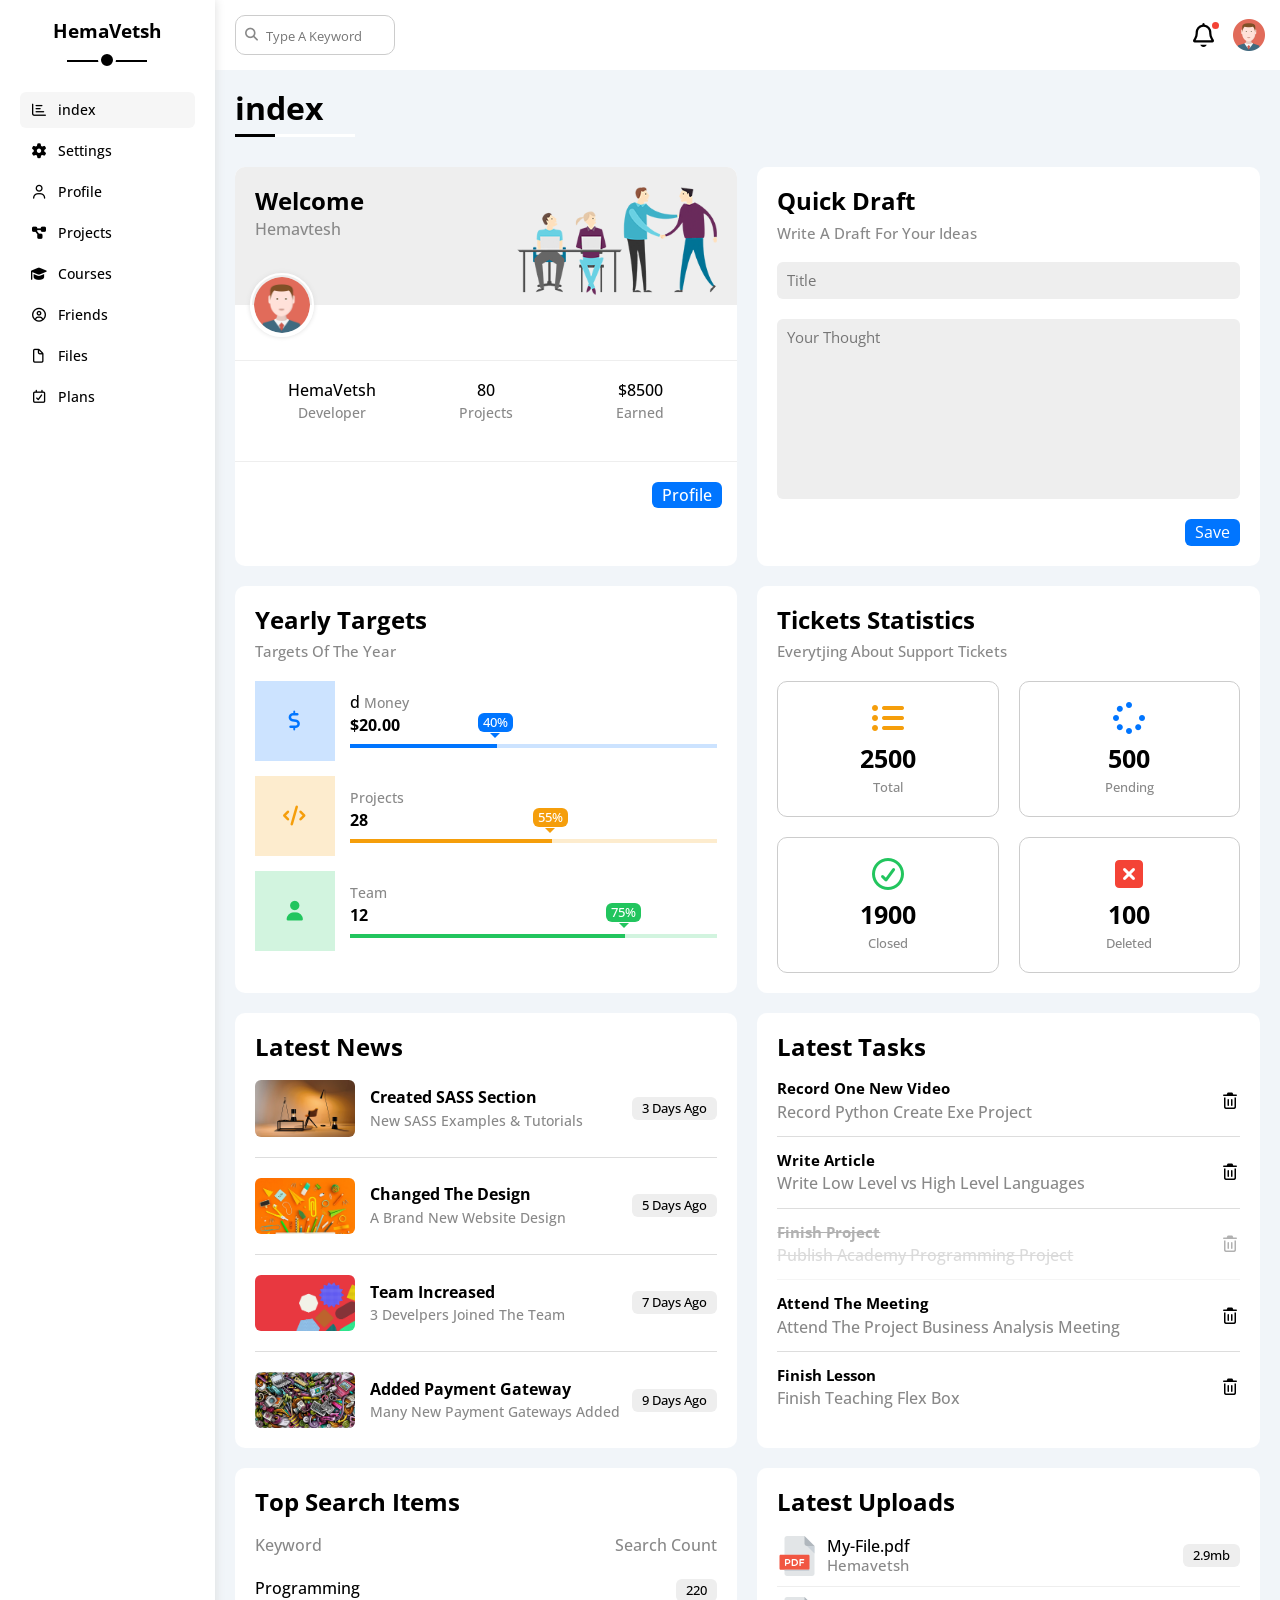
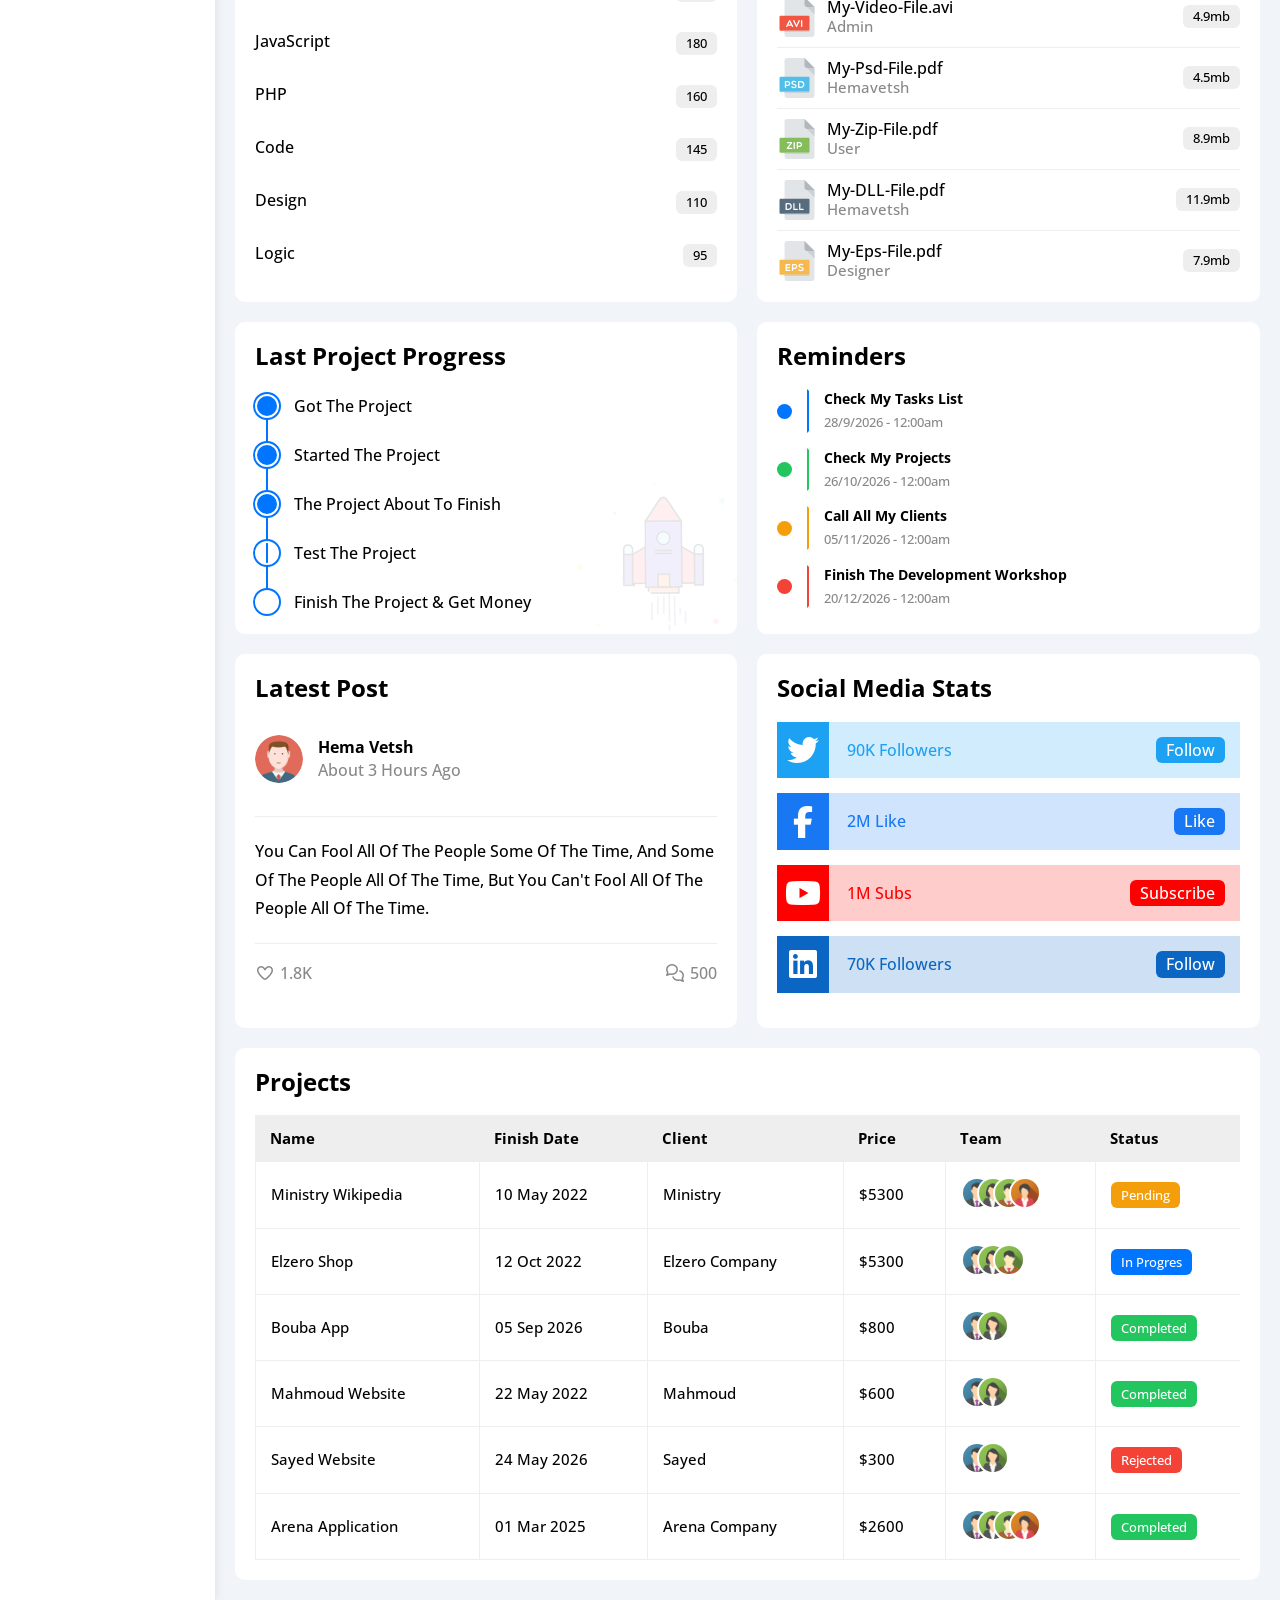
<file: index.html>
<!DOCTYPE html>
<html lang="en">
  <head>
    <meta charset="UTF-8">
    <meta name="viewport" content="width=device-width, initial-scale=1.0">
    <title>Dashboard</title>
    <!-- Render All Elements Normally -->
    <link rel="stylesheet" href="css/normalize.css">
    <!-- Font Awesome Library -->
    <link rel="stylesheet" href="css/all.min.css">
    <!-- Framework -->
    <link rel="stylesheet" href="css/framework.css">
    <!-- Main File -->
    <link rel="stylesheet" href="css/master.css">
    <!-- Open-Sans Font -->
    <link rel="preconnect" href="https://fonts.googleapis.com">
    <link rel="preconnect" href="https://fonts.gstatic.com" crossorigin>
    <link href="https://fonts.googleapis.com/css2?family=Bai+Jamjuree:ital,wght@0,200;0,300;0,400;0,500;0,600;0,700;1,200;1,300;1,400;1,500;1,600;1,700&family=Big+Shoulders:opsz,wght@10..72,100..900&family=Cairo:wght@200..1000&family=DM+Mono:ital,wght@0,300;0,400;0,500;1,300;1,400;1,500&family=DM+Sans:ital,opsz,wght@0,9..40,100..1000;1,9..40,100..1000&family=Fraunces:ital,opsz,wght@0,9..144,100..900;1,9..144,100..900&family=Hanken+Grotesk:ital,wght@0,100..900;1,100..900&family=Inter:ital,opsz,wght@0,14..32,100..900;1,14..32,100..900&family=Lexend+Deca:wght@100..900&family=Open+Sans:ital,wght@0,300..800;1,300..800&family=Outfit:wght@100..900&family=Public+Sans:ital,wght@0,100..900;1,100..900&family=Rubik:ital,wght@0,300..900;1,300..900&family=Work+Sans:ital,wght@0,100..900;1,100..900&family=Young+Serif&display=swap" rel="stylesheet">
  </head>
  <body>
    <div class="page d-flex">
      <div class="nav-bar bg-white p-20 p-relative">
        <h3 class="mt-0 p-relative txt-c">Hema<span>Vetsh</span></h3>
        <ul>
          <li>
            <a class="active d-flex align-c c-black fs-14 rad-6 p-10" href="index.html">
              <i class="fa-regular fa-chart-bar fa-fw"></i>
              <span>index</span>
            </a>
          </li>
          <li>
            <a class="d-flex align-c c-black fs-14 rad-6 p-10" href="settings.html">
              <i class="fa-solid fa-gear fa-fw "></i>
              <span>Settings</span>
            </a>
          </li>
          <li>
            <a class="d-flex align-c c-black fs-14 rad-6 p-10" href="profile.html">
              <i class="fa-regular fa-user fa-fw"></i>
              <span>Profile</span>
            </a>
          </li>
          <li>
            <a class="d-flex align-c c-black fs-14 rad-6 p-10" href="projects.html">
              <i class="fa-solid fa-diagram-project fa-fw"></i>
              <span>Projects</span>
            </a>
          </li>
          <li>
            <a class="d-flex align-c c-black fs-14 rad-6 p-10" href="courses.html">
              <i class="fa-solid fa-graduation-cap fa-fw"></i>
              <span>Courses</span>
            </a>
          </li>
          <li>
            <a class="d-flex align-c c-black fs-14 rad-6 p-10" href="friends.html">
              <i class="fa-regular fa-circle-user fa-fw"></i>
              <span>Friends</span>
            </a>
          </li>
          <li>
            <a class="d-flex align-c c-black fs-14 rad-6 p-10" href="files.html">
              <i class="fa-regular fa-file fa-fw"></i>
              <span>Files</span>
            </a>
          </li>
          <li>
            <a class="d-flex align-c c-black fs-14 rad-6 p-10" href="plans.html">
              <i class="fa-regular fa-calendar-check fa-fw"></i>
              <span>Plans</span>
            </a>
          </li>
        </ul>
      </div>
      <div class="content w-full">
        <!-- Start Head -->
        <div class="head w-full p-15 bg-white between-flex">
          <div class="search p-relative">
            <input class="p-10 rad-10" type="search" placeholder="Type A Keyword">
          </div>
          <div class="icons d-flex align-c">
            <span class="notification p-relative">
              <i class="fa-regular fa-bell fa-xl bell fa-lg"></i>
            </span>
            <img src="imgs/avatar.png" alt="">
          </div>
        </div>
        <!-- End Head -->
        <h1 class="p-relative">index</h1>
        <!-- Start Wrapper -->
        <div class="wrapper d-grid gap-20">
          <!-- Welocme -->
          <div class="welcome bg-white rad-10 txt-c-mobile block-mobile ovr-hidden">
            <div class="intro d-flex space-between bg-eee p-20">
              <div>
                <h2 class="m-0">Welcome</h2>
                <p class="c-grey mt-5">Hemavtesh</p>
              </div>
              <img class="hide-mobile" src="imgs/welcome.png" alt="">
            </div>
            <img src="imgs/avatar.png" alt="">
            <div class="body d-flex p-20 mt-20 mb-20 txt-c block-mobile">
              <div>HemaVetsh<span class="d-block c-grey mt-5 fs-14">Developer</span></div>
              <div>80<span class="d-block c-grey mt-5 fs-14">Projects</span></div>
              <div>$8500<span class="d-block c-grey mt-5 fs-14">Earned</span></div>
            </div>
            <a class="bg-blue c-white d-block w-fit btn-shape" href="profile.html">Profile</a>
          </div>
          <!-- Quick Draft -->
          <div class="quick-draft bg-white rad-10 ovr-hidden p-20">
            <h2 class="mt-0 mb-10">Quick Draft</h2>
            <p class="mt-0 mb-20 c-grey fs-15">Write A Draft For Your Ideas</p>
            <form action="">
              <input class= "d-block w-full b-none bg-eee rad-6 p-10 mb-20 fs-15" type="text" placeholder="Title">
              <textarea class="d-block w-full b-none bg-eee rad-6 p-10 mb-20 fs-15" name="" id="" placeholder="Your Thought"></textarea>
              <input  class="save b-none bg-blue c-white d-block w-fit btn-shape" type="submit" value="Save">
            </form>
          </div>
          <!-- Yearly Targets -->
          <div class="yearly-targets section-format">
            <h2 class="mt-0 mb-10">Yearly Targets</h2>
            <p class="mt-0 mb-20 c-grey fs-15">Targets Of The Year</p>
            <div class="targer-row d-flex align-c blue">
              <div class="icon d-flex align-c justify-c ">
                <i class="fa-solid fa-dollar-sign fa-lg c-blue"></i>
              </div>
              <div class="details">d
                <span class="c-grey fs-14">Money</span>
                <span class=" mt-5 mb-10 d-block fw-bold">$20.00</span>
                <div class="progress">
                  <span class="filling-up bg-blue d-block" style="width: 40%">
                    <span class="bg-blue c-white blue">40%</span>
                  </span>
                </div>
              </div>
            </div>
            <div class="targer-row d-flex align-c orange">
              <div class="icon d-flex align-c justify-c ">
                <i class="fa-solid fa-code fa-lg c-orange"></i>
              </div>
              <div class="details">
                <span class="c-grey fs-14">Projects</span>
                <span class=" mt-5 mb-10 d-block fw-bold">28</span>
                <div class="progress">
                  <span class="filling-up bg-orange d-block" style="width: 55%">
                    <span class="test bg-orange c-white orange">55%</span>
                  </span>
                </div>
              </div>
            </div>
            <div class="targer-row d-flex align-c green">
              <div class="icon d-flex align-c justify-c ">
                <i class="fa-solid fa-user fa-lg c-green"></i>
              </div>
              <div class="details">
                <span class="c-grey fs-14">Team</span>
                <span class=" mt-5 mb-10 d-block fw-bold">12</span>
                <div class="progress">
                  <span class="filling-up bg-green d-block" style="width: 75%">
                    <span class="bg-green c-white green">75%</span>
                  </span>
                </div>
              </div>
            </div>
          </div>
          <!-- Ticket Statistics -->
          <div class="ticket bg-white p-20 rad-10">
            <h2 class="mt-0 mb-10">Tickets Statistics</h2>
            <p class="mt-0 mb-20 c-grey fs-15">Everytjing About Support Tickets</p>
            <div class="d-flex f-wrap gap-20 txt-c">
              <div class="box section-format">
                <i class="fa-solid fa-list-ul fa-2x mb-10 c-orange"></i>
                <span class="d-block fs-25 fw-bold c-black mb-5 ">2500</span>
                <span class="fs-13 c-grey">Total</span>
              </div>
              <div class="box section-format">
                <i class="fa-solid fa-spinner fa-2x mb-10 c-blue"></i>
                <span class="d-block fs-25 fw-bold c-black mb-5 ">500</span>
                <span class="fs-13 c-grey">Pending</span>
              </div>
              <div class="box section-format">
                <i class="fa-regular fa-circle-check fa-2x mb-10 c-green"></i>
                <span class="d-block fs-25 fw-bold c-black mb-5 ">1900</span>
                <span class="fs-13 c-grey">Closed</span>
              </div>
              <div class="box section-format">
                <i class="fa-solid fa-square-xmark fa-2x mb-10 c-red"></i>
                <span class="d-block fs-25 fw-bold c-black mb-5 ">100</span>
                <span class="fs-13 c-grey">Deleted</span>
              </div>
            </div>
          </div>
          <!-- Latest News -->
          <div class="latest-news bg-white p-20 rad-10">
            <h2 class="mt-0 mb-20">Latest News</h2>
            <div class="news-row d-flex align-c pb-20 mb-20 f-column-mobile">
              <img class="mr-15" src="imgs/news-01.png" alt="">
              <div class="info">
                <h3 class="m-0 mb-6 fs-16">Created SASS Section</h3>
                <p class="m-0 c-grey fs-14">New SASS Examples & Tutorials</p>
              </div>
              <div class="rad-6 bg-eee btn-shape fs-13 label">3 Days Ago</div>
            </div>
            <div class="news-row d-flex align-c pb-20 mb-20 f-column-mobile">
              <img class="mr-15" src="imgs/news-02.png" alt="">
              <div class="info">
                <h3 class="m-0 mb-6 fs-16">Changed The Design</h3>
                <p class="m-0 c-grey fs-14">A Brand New Website Design</p>
              </div>
              <div class="rad-6 bg-eee btn-shape fs-13 label">5 Days Ago</div>
            </div>
            <div class="news-row d-flex align-c pb-20 mb-20 f-column-mobile">
              <img class="mr-15" src="imgs/news-03.png" alt="">
              <div class="info">
                <h3 class="m-0 mb-6 fs-16">Team Increased</h3>
                <p class="m-0 c-grey fs-14">3 Develpers Joined The Team</p>
              </div>
              <div class="rad-6 bg-eee btn-shape fs-13 label">7 Days Ago</div>
            </div>
            <div class="news-row d-flex align-c f-column-mobile">
              <img class="mr-15" src="imgs/news-04.png" alt="">
              <div class="info">
                <h3 class="m-0 mb-6 fs-16">Added Payment Gateway</h3>
                <p class="m-0 c-grey fs-14">Many New Payment Gateways Added</p>
              </div>
              <div class="rad-6 bg-eee btn-shape fs-13 label">9 Days Ago</div>
            </div>
          </div>
          <!-- Latest Tasks -->
          <div class="latest-tasks section-format">
            <h2 class="mt-0 mb-20">Latest Tasks</h2>
            <div class="task-row d-flex align-c pb-15 mb-15">
              <div class="info flex-1">
                <h3 class="mt-0 mb-5 fs-15 c-black">Record One New Video</h3>
                <p class="c-grey m-0">Record Python Create Exe Project</p>
              </div>
              <i class="fa-regular fa-trash-can"></i>
            </div>
            <div class="task-row d-flex align-c pb-15 mb-15">
              <div class="info flex-1">
                <h3 class="mt-0 mb-5 fs-15 c-black">Write Article</h3>
                <p class="c-grey m-0">Write Low Level vs High Level Languages</p>
              </div>
              <i class="fa-regular fa-trash-can"></i>
            </div>
            <div class="task-row d-flex align-c pb-15 mb-15">
              <div class="info flex-1">
                <h3 class="mt-0 mb-5 fs-15 c-black">Finish Project</h3>
                <p class="c-grey m-0">Publish Academy Programming Project</p>
              </div>
              <i class="fa-regular fa-trash-can"></i>
            </div>
            <div class="task-row d-flex align-c pb-15 mb-15">
              <div class="info flex-1">
                <h3 class="mt-0 mb-5 fs-15 c-black">Attend The Meeting</h3>
                <p class="c-grey m-0">Attend The Project Business Analysis Meeting</p>
              </div>
              <i class="fa-regular fa-trash-can"></i>
            </div>
            <div class="task-row d-flex align-c">
              <div class="info flex-1">
                <h3 class="mt-0 mb-5 fs-15 c-black">Finish Lesson</h3>
                <p class="c-grey m-0">Finish Teaching Flex Box</p>
              </div>
              <i class="fa-regular fa-trash-can"></i>
            </div>
          </div>
          <!-- Search Items -->
          <div class="search-items section-format">
            <h2 class="mt-0 mb-20">Top Search Items</h2>
            <div class="head-items d-flex space-between c-grey mb-10">
              <span>Keyword</span>
              <span>Search Count</span>
            </div>
            <div class="row d-flex space-between aling-c pt-15 pb-15 ">
              <span>Programming</span>
              <span class="btn-shape bg-eee fs-13">220</span>
            </div>
            <div class="row d-flex space-between aling-c pt-15 pb-15 ">
              <span>JavaScript</span>
              <span class="btn-shape bg-eee fs-13">180</span>
            </div>
            <div class="row d-flex space-between aling-c pt-15 pb-15 ">
              <span>PHP</span>
              <span class="btn-shape bg-eee fs-13">160</span>
            </div>
            <div class="row d-flex space-between aling-c pt-15 pb-15 ">
              <span>Code</span>
              <span class="btn-shape bg-eee fs-13">145</span>
            </div>
            <div class="row d-flex space-between aling-c pt-15 pb-15 ">
              <span>Design</span>
              <span class="btn-shape bg-eee fs-13">110</span>
            </div>
            <div class="row d-flex space-between aling-c pt-15 pb-15 ">
              <span>Logic</span>
              <span class="btn-shape bg-eee fs-13">95</span>
            </div>
          </div>
          <!-- Latest Uploads -->
          <div class="latest-uploads section-format">
            <h2 class="mt-0 mb-20">Latest Uploads</h2>
            <ul class="m-0">
              <li class="between-flex mb-10 pb-10">
                <div class="d-flex align-c">
                  <img class="mr-10" src="imgs/pdf.svg" alt="">
                  <div class="info">
                    <span class="d-block">My-File.pdf</span>
                    <span class="fs-15 c-grey">Hemavetsh</span>
                  </div>
                </div>
                <div class="btn-shape bg-eee fs-13">
                  2.9mb
                </div>
              </li>
              <li class="between-flex mb-10 pb-10">
                <div class="d-flex align-c">
                  <img class="mr-10" src="imgs/avi.svg" alt="">
                  <div class="info">
                    <span class="d-block">My-Video-File.avi</span>
                    <span class="fs-15 c-grey">Admin</span>
                  </div>
                </div>
                <div class="btn-shape bg-eee fs-13">
                  4.9mb
                </div>
              </li>
              <li class="between-flex mb-10 pb-10">
                <div class="d-flex align-c">
                  <img class="mr-10" src="imgs/psd.svg" alt="">
                  <div class="info">
                    <span class="d-block">My-Psd-File.pdf</span>
                    <span class="fs-15 c-grey">Hemavetsh</span>
                  </div>
                </div>
                <div class="btn-shape bg-eee fs-13">
                  4.5mb
                </div>
              </li>
              <li class="between-flex mb-10 pb-10">
                <div class="d-flex align-c">
                  <img class="mr-10" src="imgs/zip.svg" alt="">
                  <div class="info">
                    <span class="d-block">My-Zip-File.pdf</span>
                    <span class="fs-15 c-grey">User</span>
                  </div>
                </div>
                <div class="btn-shape bg-eee fs-13">
                  8.9mb
                </div>
              </li>
              <li class="between-flex mb-10 pb-10">
                <div class="d-flex align-c">
                  <img class="mr-10" src="imgs/dll.svg" alt="">
                  <div class="info">
                    <span class="d-block">My-DLL-File.pdf</span>
                    <span class="fs-15 c-grey">Hemavetsh</span>
                  </div>
                </div>
                <div class="btn-shape bg-eee fs-13">
                  11.9mb
                </div>
              </li>
              <li class="between-flex">
                <div class="d-flex align-c">
                  <img class="mr-10" src="imgs/eps.svg" alt="">
                  <div class="info">
                    <span class="d-block">My-Eps-File.pdf</span>
                    <span class="fs-15 c-grey">Designer</span>
                  </div>
                </div>
                <div class="btn-shape bg-eee fs-13">
                  7.9mb
                </div>
              </li>
            </ul>
          </div>
          <!-- Project Progress -->
          <div class="project-progress section-format p-relative">
            <h2 class="mt-0 mb-20">Last Project Progress</h2>
            <ul>
              <li class="d-flex align-c done">Got The Project</li>
              <li class="d-flex align-c done">Started The Project</li>
              <li class="d-flex align-c done">The Project About To Finish</li>
              <li class="d-flex align-c still">Test The Project</li>
              <li class="d-flex align-c none">Finish The Project & Get Money</li>
            </ul>
            <img class="launch-icon p-absolute hide-mobile" src="imgs/project.png" alt="">
          </div>
          <!-- Reminders -->
          <div class="reminders section-format ">
            <h2 class="mt-0 mb-20">Reminders</h2>
            <ul class="m-0">
              <li class="d-flex align-c mt-15">
                <span class="key bg-blue rad-half mr-15"></span>
                <div class="blue pl-15">
                  <p class="fs-14 c-black fw-bold mt-0 mb-5">Check My Tasks List</p>
                  <span class="fs-13 c-grey">28/9/2026 - 12:00am</span>
                </div>
              </li>
              <li class="d-flex align-c mt-15">
                <span class="key bg-green rad-half mr-15"></span>
                <div class="green pl-15">
                  <p class="fs-14 c-black fw-bold mt-0 mb-5">Check My Projects</p>
                  <span class="fs-13 c-grey">26/10/2026 - 12:00am</span>
                </div>
              </li>
              <li class="d-flex align-c mt-15">
                <span class="key bg-orange rad-half mr-15"></span>
                <div class="orange pl-15">
                  <p class="fs-14 c-black fw-bold mt-0 mb-5">Call All My Clients</p>
                  <span class="fs-13 c-grey">05/11/2026 - 12:00am</span>
                </div>
              </li>
              <li class="d-flex align-c mt-15">
                <span class="key bg-red rad-half mr-15"></span>
                <div class="red pl-15">
                  <p class="fs-14 c-black fw-bold mt-0 mb-5">Finish The Development Workshop</p>
                  <span class="fs-13 c-grey">20/12/2026 - 12:00am</span>
                </div>
              </li>
            </ul>
          </div>
          <!-- Latest Post -->
          <div class="latest-post section-format">
            <h2 class="mt-0 mb-20">Latest Post</h2>
            <div class="top d-flex align-c">
              <img class="rad-half mr-15" src="imgs/avatar.png" alt="">
              <div class="info">
                <h3 class="fs-16 mb-5">Hema Vetsh</h3>
                <p class=" mt-0 c-grey fs-16">About 3 Hours Ago</p>
              </div>
            </div>
            <div class="post-content ">
            You can fool all of the people some of the time, and some of the people all of the time, but you can't fool all of the people all of the time.
            </div>
            <div class="post-stats between-flex">
              <div class="d-flex align-c c-grey">
                <i class="fa-regular fa-heart mr-5"></i>
                <span>1.8K</span>
              </div>
              <div class="d-flex align-c c-grey">
                <i class="fa-regular fa-comments mr-5"></i>
                <span>500</span>
              </div>
            </div>
          </div>
          <!-- Start Social Media -->
          <div class="social-media section-format">
            <h2 class="mt-0 mb-20">Social Media Stats</h2>
            <div class="box twitter between-flex p-15 p-relative">
              <i class="fa-brands fa-twitter h-full c-white ideal-flex"></i>
              <span class="fs-16 ml-10">90K Followers</span>
              <a class="btn-shape c-white" href="#">Follow</a>
            </div>
            <div class="box facebook between-flex p-15 p-relative">
              <i class="fa-brands fa-facebook-f h-full c-white ideal-flex"></i>
              <span class="fs-16 ml-10">2M Like</span>
              <a class="btn-shape c-white" href="#">Like</a>
            </div>
            <div class="box youtube between-flex p-15 p-relative">
              <i class="fa-brands fa-youtube h-full c-white ideal-flex"></i>
              <span class="fs-16 ml-10">1M Subs</span>
              <a class="btn-shape c-white" href="#">Subscribe</a>
            </div>
            <div class="box linkedin between-flex p-15 p-relative">
              <i class="fa-brands fa-linkedin h-full c-white ideal-flex"></i>
              <span class="fs-16 ml-10">70K Followers</span>
              <a class="btn-shape c-white" href="#">Follow</a>
            </div>
          </div>
        </div>
        <!-- End Wrapper body-->
        <!-- Project Table -->
        <div class="project-table section-format">
          <h2 class="mt-0 mb-20">Projects</h2>
          <div class="responsive-table">
            <table class="fs-15 w-full">
              <thead>
                <tr>
                  <th>Name</th>
                  <th>Finish Date</th>
                  <th>Client</th>
                  <th>Price</th>
                  <th>Team</th>
                  <th>Status</th>
                </tr>
              </thead>
              <tbody>
                <tr>
                  <td>Ministry Wikipedia</td>
                  <td>10 May 2022</td>
                  <td>Ministry</td>
                  <td>$5300</td>
                  <td>
                    <img src="imgs/team-01.png" alt="">
                    <img src="imgs/team-02.png" alt="">
                    <img src="imgs/team-03.png" alt="">
                    <img src="imgs/team-04.png" alt="">
                  </td>
                  <td>
                    <span class="bg-orange c-white btn-shape label label">Pending</span>
                  </td>
                </tr>
                <tr>
                  <td>Elzero Shop</td>
                  <td>12 Oct 2022</td>
                  <td>Elzero Company</td>
                  <td>$5300</td>
                  <td>
                    <img src="imgs/team-01.png" alt="">
                    <img src="imgs/team-02.png" alt="">
                    <img src="imgs/team-03.png" alt="">
                  </td>
                  <td>
                    <span class="bg-blue c-white btn-shape label">In Progres</span>
                  </td>
                </tr>
                <tr>
                  <td>Bouba App</td>
                  <td>05 Sep 2026</td>
                  <td>Bouba</td>
                  <td>$800</td>
                  <td>
                    <img src="imgs/team-01.png" alt="">
                    <img src="imgs/team-02.png" alt="">
                  </td>
                  <td>
                    <span class="bg-green c-white btn-shape label">Completed</span>
                  </td>
                </tr>
                <tr>
                  <td>Mahmoud Website</td>
                  <td>22 May 2022</td>
                  <td>Mahmoud</td>
                  <td>$600</td>
                  <td>
                    <img src="imgs/team-01.png" alt="">
                    <img src="imgs/team-02.png" alt="">
                  </td>
                  <td>
                    <span class="bg-green c-white btn-shape label">Completed</span>
                  </td>
                </tr>
                <tr>
                  <td>Sayed Website</td>
                  <td>24 May 2026</td>
                  <td>Sayed</td>
                  <td>$300</td>
                  <td>
                    <img src="imgs/team-01.png" alt="">
                    <img src="imgs/team-02.png" alt="">
                  </td>
                  <td>
                    <span class="bg-red c-white btn-shape label">Rejected</span>
                  </td>
                </tr>
                <tr>
                  <td>Arena Application</td>
                  <td>01 Mar 2025</td>
                  <td>Arena Company</td>
                  <td>$2600</td>
                  <td>
                    <img src="imgs/team-01.png" alt="">
                    <img src="imgs/team-02.png" alt="">
                    <img src="imgs/team-03.png" alt="">
                    <img src="imgs/team-04.png" alt="">
                  </td>
                  <td>
                    <span class="bg-green c-white btn-shape label label">Completed</span>
                  </td>
                </tr>
              </tbody>
            </table>
          </div>
        </div>
      </div>
    </div>
  </body>
</html>
</file>
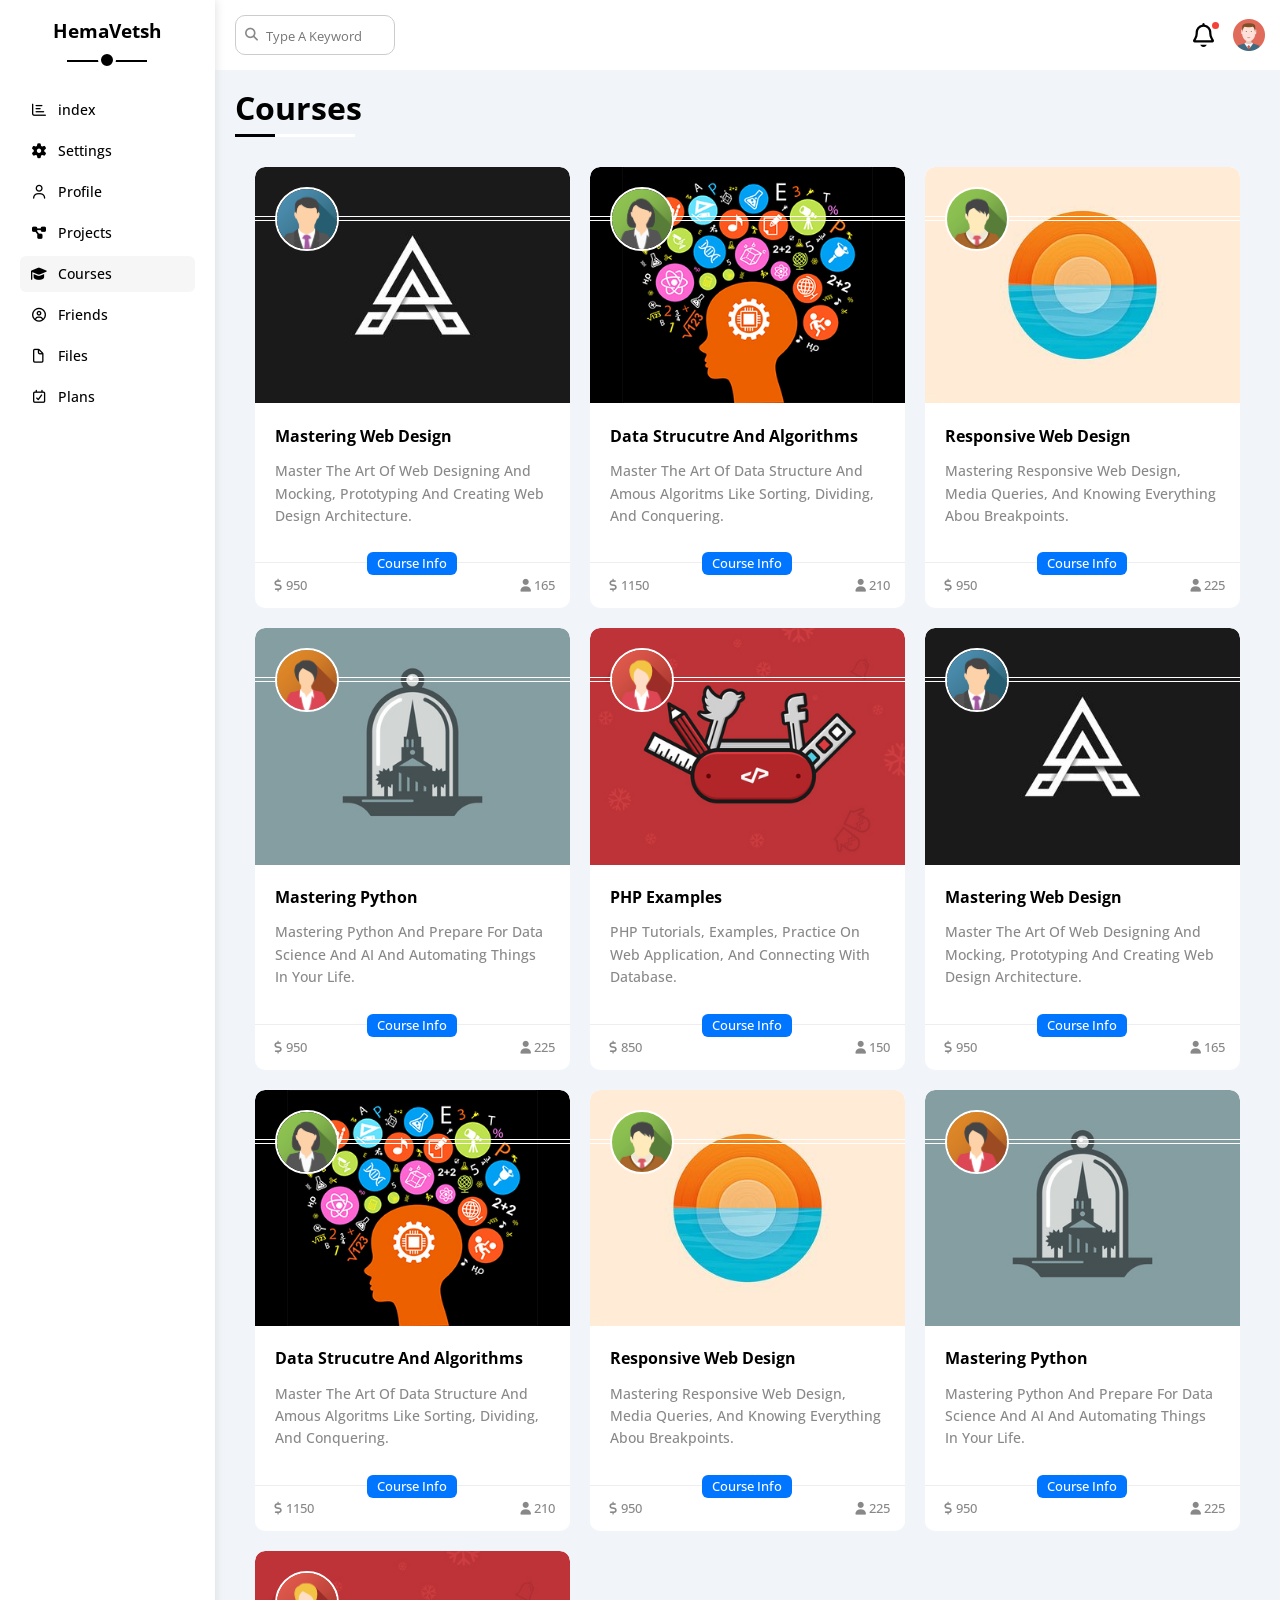
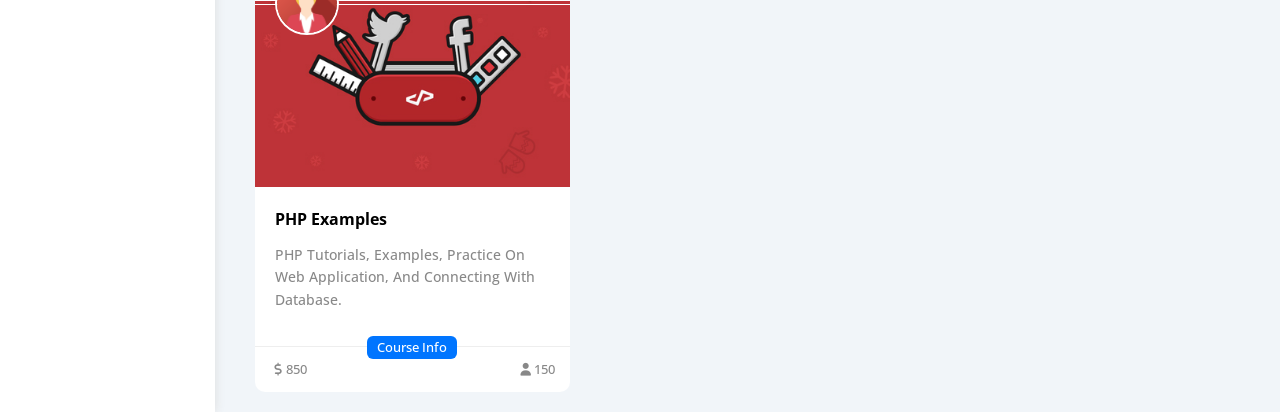
<file: courses.html>
<!DOCTYPE html>
<html lang="en">
  <head>
    <meta charset="UTF-8">
    <meta name="viewport" content="width=device-width, initial-scale=1.0">
    <title>Courses</title>
    <!-- Render All Elements Normally -->
    <link rel="stylesheet" href="css/normalize.css">
    <!-- Font Awesome Library -->
    <link rel="stylesheet" href="css/all.min.css">
    <!-- Framework -->
    <link rel="stylesheet" href="css/framework.css">
    <!-- Main File -->
    <link rel="stylesheet" href="css/master.css">
    <!-- Open-Sans Font -->
    <link rel="preconnect" href="https://fonts.googleapis.com">
    <link rel="preconnect" href="https://fonts.gstatic.com" crossorigin>
    <link href="https://fonts.googleapis.com/css2?family=Bai+Jamjuree:ital,wght@0,200;0,300;0,400;0,500;0,600;0,700;1,200;1,300;1,400;1,500;1,600;1,700&family=Big+Shoulders:opsz,wght@10..72,100..900&family=Cairo:wght@200..1000&family=DM+Mono:ital,wght@0,300;0,400;0,500;1,300;1,400;1,500&family=DM+Sans:ital,opsz,wght@0,9..40,100..1000;1,9..40,100..1000&family=Fraunces:ital,opsz,wght@0,9..144,100..900;1,9..144,100..900&family=Hanken+Grotesk:ital,wght@0,100..900;1,100..900&family=Inter:ital,opsz,wght@0,14..32,100..900;1,14..32,100..900&family=Lexend+Deca:wght@100..900&family=Open+Sans:ital,wght@0,300..800;1,300..800&family=Outfit:wght@100..900&family=Public+Sans:ital,wght@0,100..900;1,100..900&family=Rubik:ital,wght@0,300..900;1,300..900&family=Work+Sans:ital,wght@0,100..900;1,100..900&family=Young+Serif&display=swap" rel="stylesheet">
  </head>
  <body>
    <div class="page d-flex">
      <div class="nav-bar bg-white p-20 p-relative">
        <h3 class="mt-0 p-relative txt-c">Hema<span>Vetsh</span></h3>
        <ul>
          <li>
            <a class=" d-flex align-c c-black fs-14 rad-6 p-10" href="index.html">
              <i class="fa-regular fa-chart-bar fa-fw"></i>
              <span>index</span>
            </a>
          </li>
          <li>
            <a class="d-flex align-c c-black fs-14 rad-6 p-10" href="settings.html">
              <i class="fa-solid fa-gear fa-fw"></i>
              <span>Settings</span>
            </a>
          </li>
          <li>
            <a class=" d-flex align-c c-black fs-14 rad-6 p-10" href="profile.html">
              <i class="fa-regular fa-user fa-fw"></i>
              <span>Profile</span>
            </a>
          </li>
          <li>
            <a class=" d-flex align-c c-black fs-14 rad-6 p-10" href="projects.html">
              <i class="fa-solid fa-diagram-project fa-fw"></i>
              <span>Projects</span>
            </a>
          </li>
          <li>
            <a class="active d-flex align-c c-black fs-14 rad-6 p-10" href="courses.html">
              <i class="fa-solid fa-graduation-cap fa-fw"></i>
              <span>Courses</span>
            </a>
          </li>
          <li>
            <a class="d-flex align-c c-black fs-14 rad-6 p-10" href="friends.html">
              <i class="fa-regular fa-circle-user fa-fw"></i>
              <span>Friends</span>
            </a>
          </li>
          <li>
            <a class="d-flex align-c c-black fs-14 rad-6 p-10" href="files.html">
              <i class="fa-regular fa-file fa-fw"></i>
              <span>Files</span>
            </a>
          </li>
          <li>
            <a class="d-flex align-c c-black fs-14 rad-6 p-10" href="plans.html">
              <i class="fa-regular fa-calendar-check fa-fw"></i>
              <span>Plans</span>
            </a>
          </li>
        </ul>
      </div>
      <div class="content w-full">
        <!-- Start Head -->
        <div class="head w-full p-15 bg-white between-flex">
          <div class="search p-relative">
            <input class="p-10 rad-10" type="search" placeholder="Type A Keyword">
          </div>
          <div class="icons d-flex align-c">
            <span class="notification p-relative">
              <i class="fa-regular fa-bell fa-xl bell fa-lg"></i>
            </span>
            <img src="imgs/avatar.png" alt="">
          </div>
        </div>
        <!-- End Head -->
        <h1 class="p-relative">Courses</h1>
        <div class="profile-page m-20">
        <!-- Courses Page -->
        <div class="courses-page d-grid gap-20 m-20">
          <div class="course rad-10 bg-white p-relative">
            <img class="cover" src="imgs/course-01.jpg" alt="">
            <img class="instructor p-absolute" src="imgs/team-01.png" alt="">
            <div class="p-20">
              <h4 class="m-0">Mastering Web Design</h4>
              <p class="c-grey fs-14 mt-15 mb-15">master the art of web designing and mocking, prototyping and creating web design architecture.</p>
            </div>
            <div class="info between-flex p-15 p-relative">
              <span class="title p-absolute btn-shape bg-blue c-white">Course Info</span>
              <span class="c-grey fs-13"><i class="fa-solid fa-dollar-sign"></i>950</span>
              <span class="c-grey fs-13"><i class="fa-solid fa-user"></i>165</span>
            </div>
          </div>
          
          <div class="course rad-10 bg-white p-relative">
            <img class="cover" src="imgs/course-02.jpg" alt="">
            <img class="instructor p-absolute" src="imgs/team-02.png" alt="">
            <div class="p-20">
              <h4 class="m-0">Data Strucutre And Algorithms</h4>
              <p class="c-grey fs-14 mt-15 mb-15">master the art of data structure and amous algoritms like sorting, dividing, and conquering.</p>
            </div>
            <div class="info between-flex p-15 p-relative">
              <span class="title p-absolute btn-shape bg-blue c-white">Course Info</span>
              <span class="c-grey fs-13"><i class="fa-solid fa-dollar-sign"></i>1150</span>
              <span class="c-grey fs-13"><i class="fa-solid fa-user"></i>210</span>
            </div>
          </div>

          <div class="course rad-10 bg-white p-relative">
            <img class="cover" src="imgs/course-03.jpg" alt="">
            <img class="instructor p-absolute" src="imgs/team-03.png" alt="">
            <div class="p-20">
              <h4 class="m-0">Responsive Web Design</h4>
              <p class="c-grey fs-14 mt-15 mb-15">Mastering responsive web design, media queries, and knowing everything abou breakpoints.</p>
            </div>
            <div class="info between-flex p-15 p-relative">
              <span class="title p-absolute btn-shape bg-blue c-white">Course Info</span>
              <span class="c-grey fs-13"><i class="fa-solid fa-dollar-sign"></i>950</span>
              <span class="c-grey fs-13"><i class="fa-solid fa-user"></i>225</span>
            </div>
          </div>

          <div class="course rad-10 bg-white p-relative">
            <img class="cover" src="imgs/course-04.jpg" alt="">
            <img class="instructor p-absolute" src="imgs/team-04.png" alt="">
            <div class="p-20">
              <h4 class="m-0">Mastering Python</h4>
              <p class="c-grey fs-14 mt-15 mb-15">Mastering python and prepare for data science and aI and automating things in your life.</p>
            </div>
            <div class="info between-flex p-15 p-relative">
              <span class="title p-absolute btn-shape bg-blue c-white">Course Info</span>
              <span class="c-grey fs-13"><i class="fa-solid fa-dollar-sign"></i>950</span>
              <span class="c-grey fs-13"><i class="fa-solid fa-user"></i>225</span>
            </div>
          </div>

          <div class="course rad-10 bg-white p-relative">
            <img class="cover" src="imgs/course-05.jpg" alt="">
            <img class="instructor p-absolute" src="imgs/team-05.png" alt="">
            <div class="p-20">
              <h4 class="m-0">PHP Examples</h4>
              <p class="c-grey fs-14 mt-15 mb-15">PHP tutorials, examples, practice on web application, and connecting with database.</p>
            </div>
            <div class="info between-flex p-15 p-relative">
              <span class="title p-absolute btn-shape bg-blue c-white">Course Info</span>
              <span class="c-grey fs-13"><i class="fa-solid fa-dollar-sign"></i>850</span>
              <span class="c-grey fs-13"><i class="fa-solid fa-user"></i>150</span>
            </div>
          </div>
  
          <div class="course rad-10 bg-white p-relative">
            <img class="cover" src="imgs/course-01.jpg" alt="">
            <img class="instructor p-absolute" src="imgs/team-01.png" alt="">
            <div class="p-20">
              <h4 class="m-0">Mastering Web Design</h4>
              <p class="c-grey fs-14 mt-15 mb-15">master the art of web designing and mocking, prototyping and creating web design architecture.</p>
            </div>
            <div class="info between-flex p-15 p-relative">
              <span class="title p-absolute btn-shape bg-blue c-white">Course Info</span>
              <span class="c-grey fs-13"><i class="fa-solid fa-dollar-sign"></i>950</span>
              <span class="c-grey fs-13"><i class="fa-solid fa-user"></i>165</span>
            </div>
          </div>
          
          <div class="course rad-10 bg-white p-relative">
            <img class="cover" src="imgs/course-02.jpg" alt="">
            <img class="instructor p-absolute" src="imgs/team-02.png" alt="">
            <div class="p-20">
              <h4 class="m-0">Data Strucutre And Algorithms</h4>
              <p class="c-grey fs-14 mt-15 mb-15">master the art of data structure and amous algoritms like sorting, dividing, and conquering.</p>
            </div>
            <div class="info between-flex p-15 p-relative">
              <span class="title p-absolute btn-shape bg-blue c-white">Course Info</span>
              <span class="c-grey fs-13"><i class="fa-solid fa-dollar-sign"></i>1150</span>
              <span class="c-grey fs-13"><i class="fa-solid fa-user"></i>210</span>
            </div>
          </div>

          <div class="course rad-10 bg-white p-relative">
            <img class="cover" src="imgs/course-03.jpg" alt="">
            <img class="instructor p-absolute" src="imgs/team-03.png" alt="">
            <div class="p-20">
              <h4 class="m-0">Responsive Web Design</h4>
              <p class="c-grey fs-14 mt-15 mb-15">Mastering responsive web design, media queries, and knowing everything abou breakpoints.</p>
            </div>
            <div class="info between-flex p-15 p-relative">
              <span class="title p-absolute btn-shape bg-blue c-white">Course Info</span>
              <span class="c-grey fs-13"><i class="fa-solid fa-dollar-sign"></i>950</span>
              <span class="c-grey fs-13"><i class="fa-solid fa-user"></i>225</span>
            </div>
          </div>

          <div class="course rad-10 bg-white p-relative">
            <img class="cover" src="imgs/course-04.jpg" alt="">
            <img class="instructor p-absolute" src="imgs/team-04.png" alt="">
            <div class="p-20">
              <h4 class="m-0">Mastering Python</h4>
              <p class="c-grey fs-14 mt-15 mb-15">Mastering python and prepare for data science and aI and automating things in your life.</p>
            </div>
            <div class="info between-flex p-15 p-relative">
              <span class="title p-absolute btn-shape bg-blue c-white">Course Info</span>
              <span class="c-grey fs-13"><i class="fa-solid fa-dollar-sign"></i>950</span>
              <span class="c-grey fs-13"><i class="fa-solid fa-user"></i>225</span>
            </div>
          </div>

          <div class="course rad-10 bg-white p-relative">
            <img class="cover" src="imgs/course-05.jpg" alt="">
            <img class="instructor p-absolute" src="imgs/team-05.png" alt="">
            <div class="p-20">
              <h4 class="m-0">PHP Examples</h4>
              <p class="c-grey fs-14 mt-15 mb-15">PHP tutorials, examples, practice on web application, and connecting with database.</p>
            </div>
            <div class="info between-flex p-15 p-relative">
              <span class="title p-absolute btn-shape bg-blue c-white">Course Info</span>
              <span class="c-grey fs-13"><i class="fa-solid fa-dollar-sign"></i>850</span>
              <span class="c-grey fs-13"><i class="fa-solid fa-user"></i>150</span>
            </div>
          </div>
  
        </div>
      </div>
    </div>
  </body>
</html>
</file>
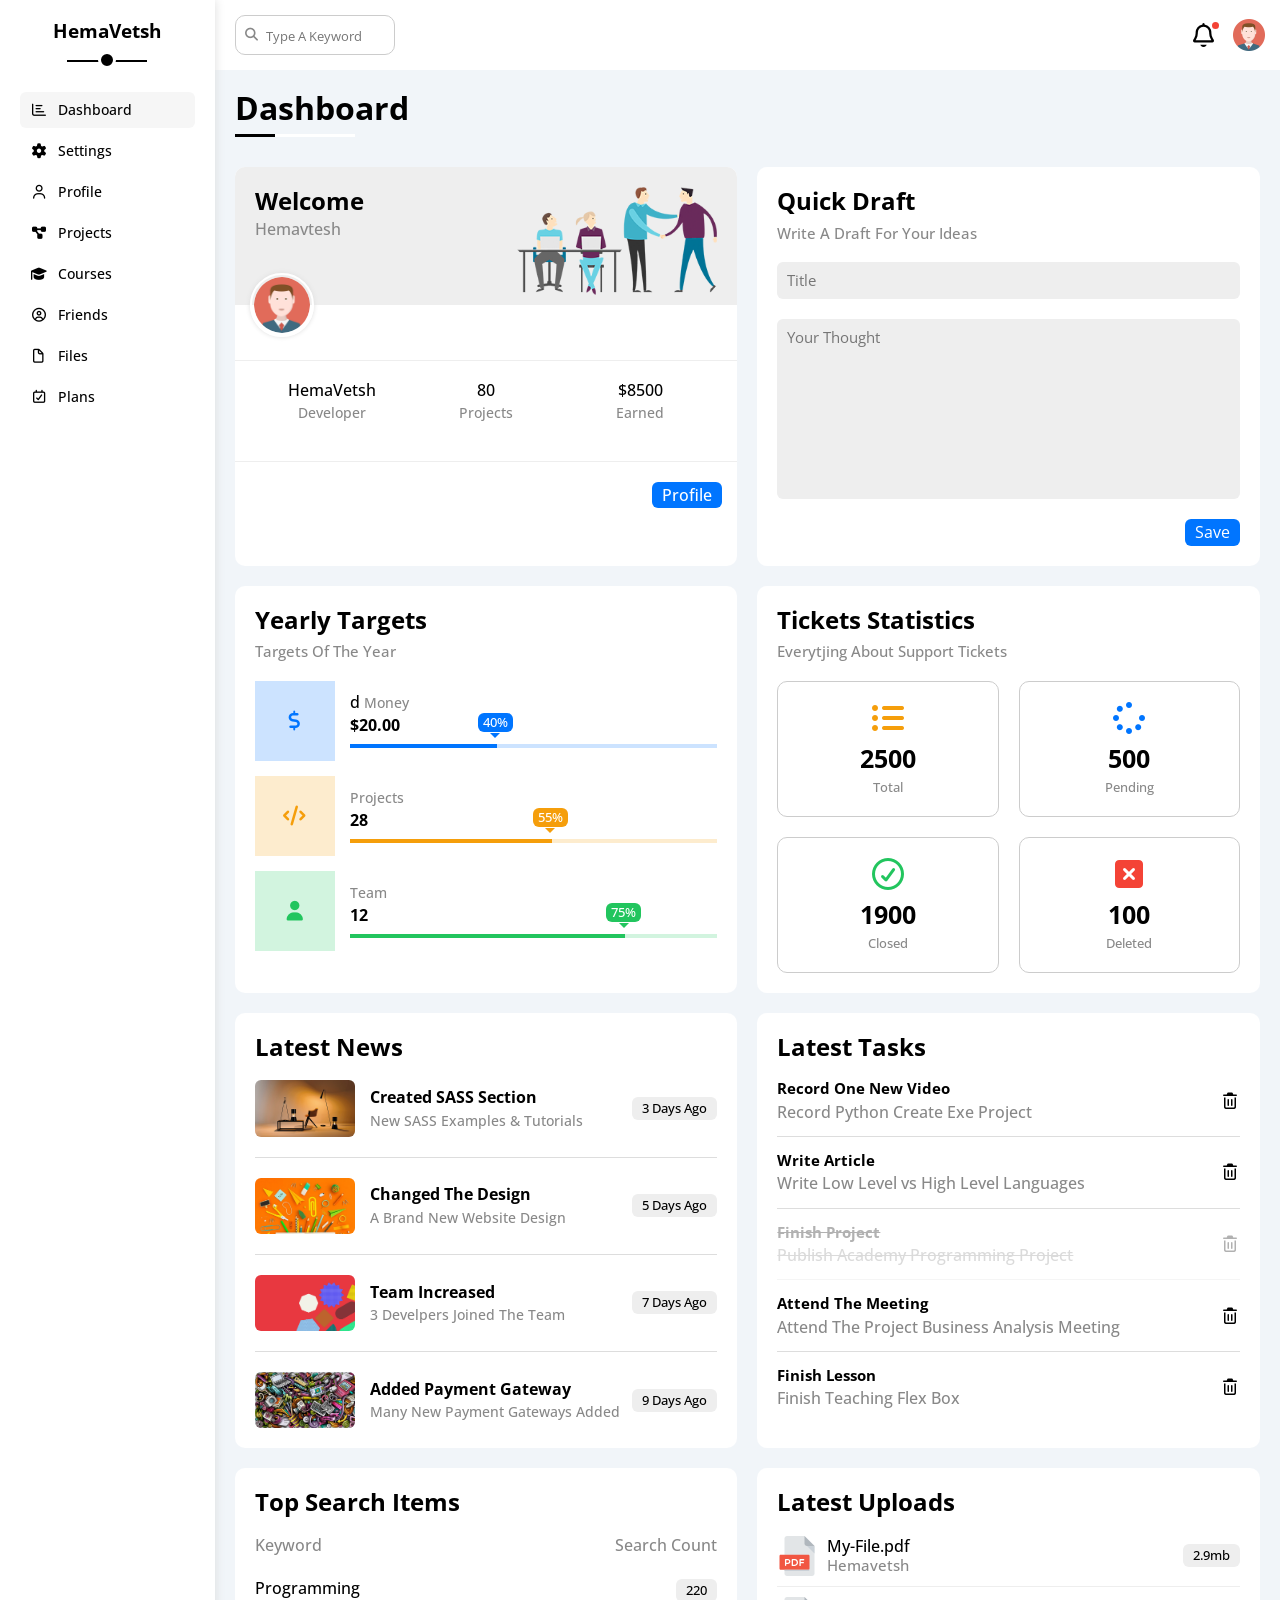
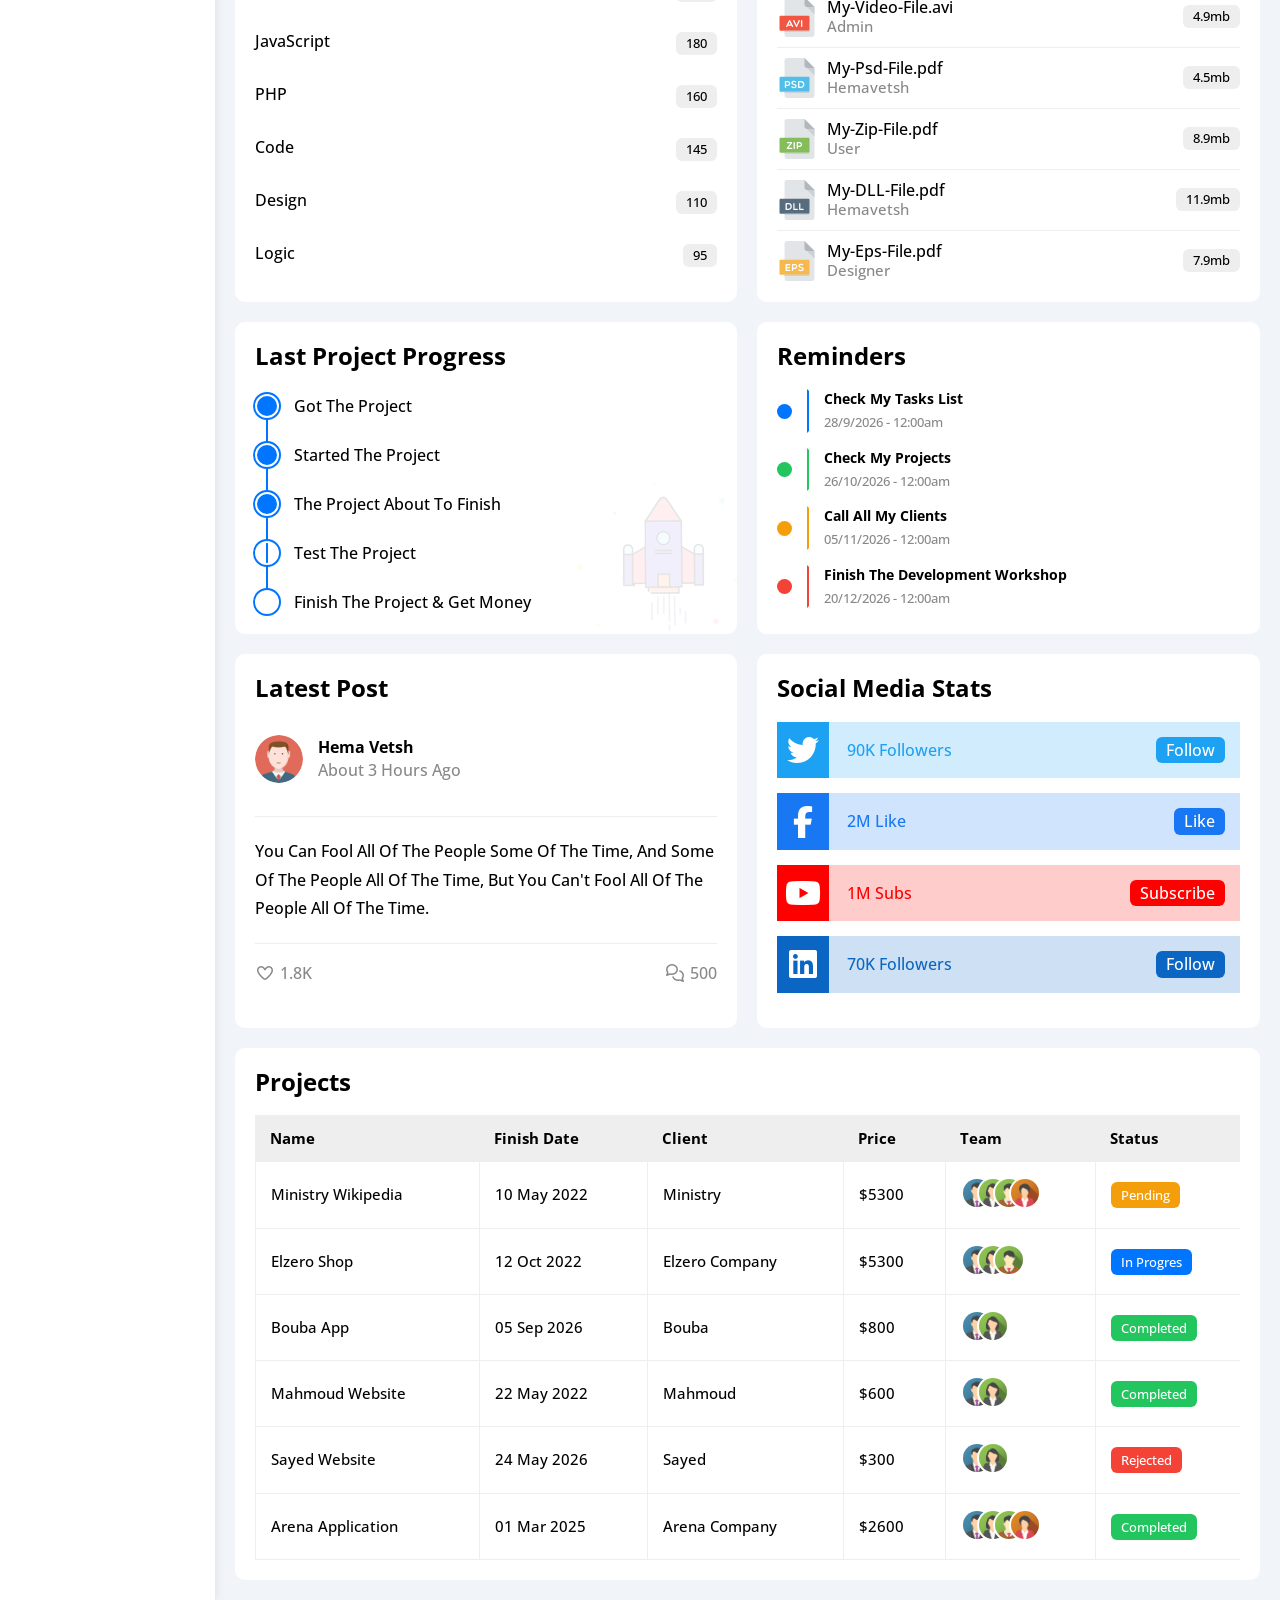
<file: dashboard.html>
<!DOCTYPE html>
<html lang="en">
  <head>
    <meta charset="UTF-8">
    <meta name="viewport" content="width=device-width, initial-scale=1.0">
    <title>Dashboard</title>
    <!-- Render All Elements Normally -->
    <link rel="stylesheet" href="css/normalize.css">
    <!-- Font Awesome Library -->
    <link rel="stylesheet" href="css/all.min.css">
    <!-- Framework -->
    <link rel="stylesheet" href="css/framework.css">
    <!-- Main File -->
    <link rel="stylesheet" href="css/master.css">
    <!-- Open-Sans Font -->
    <link rel="preconnect" href="https://fonts.googleapis.com">
    <link rel="preconnect" href="https://fonts.gstatic.com" crossorigin>
    <link href="https://fonts.googleapis.com/css2?family=Bai+Jamjuree:ital,wght@0,200;0,300;0,400;0,500;0,600;0,700;1,200;1,300;1,400;1,500;1,600;1,700&family=Big+Shoulders:opsz,wght@10..72,100..900&family=Cairo:wght@200..1000&family=DM+Mono:ital,wght@0,300;0,400;0,500;1,300;1,400;1,500&family=DM+Sans:ital,opsz,wght@0,9..40,100..1000;1,9..40,100..1000&family=Fraunces:ital,opsz,wght@0,9..144,100..900;1,9..144,100..900&family=Hanken+Grotesk:ital,wght@0,100..900;1,100..900&family=Inter:ital,opsz,wght@0,14..32,100..900;1,14..32,100..900&family=Lexend+Deca:wght@100..900&family=Open+Sans:ital,wght@0,300..800;1,300..800&family=Outfit:wght@100..900&family=Public+Sans:ital,wght@0,100..900;1,100..900&family=Rubik:ital,wght@0,300..900;1,300..900&family=Work+Sans:ital,wght@0,100..900;1,100..900&family=Young+Serif&display=swap" rel="stylesheet">
  </head>
  <body>
    <div class="page d-flex">
      <div class="nav-bar bg-white p-20 p-relative">
        <h3 class="mt-0 p-relative txt-c">Hema<span>Vetsh</span></h3>
        <ul>
          <li>
            <a class="active d-flex align-c c-black fs-14 rad-6 p-10" href="dashboard.html">
              <i class="fa-regular fa-chart-bar fa-fw"></i>
              <span>Dashboard</span>
            </a>
          </li>
          <li>
            <a class="d-flex align-c c-black fs-14 rad-6 p-10" href="settings.html">
              <i class="fa-solid fa-gear fa-fw"></i>
              <span>Settings</span>
            </a>
          </li>
          <li>
            <a class="d-flex align-c c-black fs-14 rad-6 p-10" href="profile.html">
              <i class="fa-regular fa-user fa-fw"></i>
              <span>Profile</span>
            </a>
          </li>
          <li>
            <a class="d-flex align-c c-black fs-14 rad-6 p-10" href="projects.html">
              <i class="fa-solid fa-diagram-project fa-fw"></i>
              <span>Projects</span>
            </a>
          </li>
          <li>
            <a class="d-flex align-c c-black fs-14 rad-6 p-10" href="courses.html">
              <i class="fa-solid fa-graduation-cap fa-fw"></i>
              <span>Courses</span>
            </a>
          </li>
          <li>
            <a class="d-flex align-c c-black fs-14 rad-6 p-10" href="friends.html">
              <i class="fa-regular fa-circle-user fa-fw"></i>
              <span>Friends</span>
            </a>
          </li>
          <li>
            <a class="d-flex align-c c-black fs-14 rad-6 p-10" href="files.html">
              <i class="fa-regular fa-file fa-fw"></i>
              <span>Files</span>
            </a>
          </li>
          <li>
            <a class="d-flex align-c c-black fs-14 rad-6 p-10" href="plans.html">
              <i class="fa-regular fa-calendar-check fa-fw"></i>
              <span>Plans</span>
            </a>
          </li>
        </ul>
      </div>
      <div class="content w-full">
        <!-- Start Head -->
        <div class="head w-full p-15 bg-white between-flex">
          <div class="search p-relative">
            <input class="p-10 rad-10" type="search" placeholder="Type A Keyword">
          </div>
          <div class="icons d-flex align-c">
            <span class="notification p-relative">
              <i class="fa-regular fa-bell fa-xl bell fa-lg"></i>
            </span>
            <img src="imgs/avatar.png" alt="">
          </div>
        </div>
        <!-- End Head -->
        <h1 class="p-relative">Dashboard</h1>
        <!-- Start Wrapper -->
        <div class="wrapper d-grid gap-20">
          <!-- Welocme -->
          <div class="welcome bg-white rad-10 txt-c-mobile block-mobile ovr-hidden">
            <div class="intro d-flex space-between bg-eee p-20">
              <div>
                <h2 class="m-0">Welcome</h2>
                <p class="c-grey mt-5">Hemavtesh</p>
              </div>
              <img class="hide-mobile" src="imgs/welcome.png" alt="">
            </div>
            <img src="imgs/avatar.png" alt="">
            <div class="body d-flex p-20 mt-20 mb-20 txt-c block-mobile">
              <div>HemaVetsh<span class="d-block c-grey mt-5 fs-14">Developer</span></div>
              <div>80<span class="d-block c-grey mt-5 fs-14">Projects</span></div>
              <div>$8500<span class="d-block c-grey mt-5 fs-14">Earned</span></div>
            </div>
            <a class="bg-blue c-white d-block w-fit btn-shape" href="#">Profile</a>
          </div>
          <!-- Quick Draft -->
          <div class="quick-draft bg-white rad-10 ovr-hidden p-20">
            <h2 class="mt-0 mb-10">Quick Draft</h2>
            <p class="mt-0 mb-20 c-grey fs-15">Write A Draft For Your Ideas</p>
            <form action="">
              <input class= "d-block w-full b-none bg-eee rad-6 p-10 mb-20 fs-15" type="text" placeholder="Title">
              <textarea class="d-block w-full b-none bg-eee rad-6 p-10 mb-20 fs-15" name="" id="" placeholder="Your Thought"></textarea>
              <input  class="save b-none bg-blue c-white d-block w-fit btn-shape" type="submit" value="Save">
            </form>
          </div>
          <!-- Yearly Targets -->
          <div class="yearly-targets section-format">
            <h2 class="mt-0 mb-10">Yearly Targets</h2>
            <p class="mt-0 mb-20 c-grey fs-15">Targets Of The Year</p>
            <div class="targer-row d-flex align-c blue">
              <div class="icon d-flex align-c justify-c ">
                <i class="fa-solid fa-dollar-sign fa-lg c-blue"></i>
              </div>
              <div class="details">d
                <span class="c-grey fs-14">Money</span>
                <span class=" mt-5 mb-10 d-block fw-bold">$20.00</span>
                <div class="progress">
                  <span class="filling-up bg-blue d-block" style="width: 40%">
                    <span class="bg-blue c-white blue">40%</span>
                  </span>
                </div>
              </div>
            </div>
            <div class="targer-row d-flex align-c orange">
              <div class="icon d-flex align-c justify-c ">
                <i class="fa-solid fa-code fa-lg c-orange"></i>
              </div>
              <div class="details">
                <span class="c-grey fs-14">Projects</span>
                <span class=" mt-5 mb-10 d-block fw-bold">28</span>
                <div class="progress">
                  <span class="filling-up bg-orange d-block" style="width: 55%">
                    <span class="test bg-orange c-white orange">55%</span>
                  </span>
                </div>
              </div>
            </div>
            <div class="targer-row d-flex align-c green">
              <div class="icon d-flex align-c justify-c ">
                <i class="fa-solid fa-user fa-lg c-green"></i>
              </div>
              <div class="details">
                <span class="c-grey fs-14">Team</span>
                <span class=" mt-5 mb-10 d-block fw-bold">12</span>
                <div class="progress">
                  <span class="filling-up bg-green d-block" style="width: 75%">
                    <span class="bg-green c-white green">75%</span>
                  </span>
                </div>
              </div>
            </div>
          </div>
          <!-- Ticket Statistics -->
          <div class="ticket bg-white p-20 rad-10">
            <h2 class="mt-0 mb-10">Tickets Statistics</h2>
            <p class="mt-0 mb-20 c-grey fs-15">Everytjing About Support Tickets</p>
            <div class="d-flex f-wrap gap-20 txt-c">
              <div class="box section-format">
                <i class="fa-solid fa-list-ul fa-2x mb-10 c-orange"></i>
                <span class="d-block fs-25 fw-bold c-black mb-5 ">2500</span>
                <span class="fs-13 c-grey">Total</span>
              </div>
              <div class="box section-format">
                <i class="fa-solid fa-spinner fa-2x mb-10 c-blue"></i>
                <span class="d-block fs-25 fw-bold c-black mb-5 ">500</span>
                <span class="fs-13 c-grey">Pending</span>
              </div>
              <div class="box section-format">
                <i class="fa-regular fa-circle-check fa-2x mb-10 c-green"></i>
                <span class="d-block fs-25 fw-bold c-black mb-5 ">1900</span>
                <span class="fs-13 c-grey">Closed</span>
              </div>
              <div class="box section-format">
                <i class="fa-solid fa-square-xmark fa-2x mb-10 c-red"></i>
                <span class="d-block fs-25 fw-bold c-black mb-5 ">100</span>
                <span class="fs-13 c-grey">Deleted</span>
              </div>
            </div>
          </div>
          <!-- Latest News -->
          <div class="latest-news bg-white p-20 rad-10">
            <h2 class="mt-0 mb-20">Latest News</h2>
            <div class="news-row d-flex align-c pb-20 mb-20 f-column-mobile">
              <img class="mr-15" src="imgs/news-01.png" alt="">
              <div class="info">
                <h3 class="m-0 mb-6 fs-16">Created SASS Section</h3>
                <p class="m-0 c-grey fs-14">New SASS Examples & Tutorials</p>
              </div>
              <div class="rad-6 bg-eee btn-shape fs-13 label">3 Days Ago</div>
            </div>
            <div class="news-row d-flex align-c pb-20 mb-20 f-column-mobile">
              <img class="mr-15" src="imgs/news-02.png" alt="">
              <div class="info">
                <h3 class="m-0 mb-6 fs-16">Changed The Design</h3>
                <p class="m-0 c-grey fs-14">A Brand New Website Design</p>
              </div>
              <div class="rad-6 bg-eee btn-shape fs-13 label">5 Days Ago</div>
            </div>
            <div class="news-row d-flex align-c pb-20 mb-20 f-column-mobile">
              <img class="mr-15" src="imgs/news-03.png" alt="">
              <div class="info">
                <h3 class="m-0 mb-6 fs-16">Team Increased</h3>
                <p class="m-0 c-grey fs-14">3 Develpers Joined The Team</p>
              </div>
              <div class="rad-6 bg-eee btn-shape fs-13 label">7 Days Ago</div>
            </div>
            <div class="news-row d-flex align-c f-column-mobile">
              <img class="mr-15" src="imgs/news-04.png" alt="">
              <div class="info">
                <h3 class="m-0 mb-6 fs-16">Added Payment Gateway</h3>
                <p class="m-0 c-grey fs-14">Many New Payment Gateways Added</p>
              </div>
              <div class="rad-6 bg-eee btn-shape fs-13 label">9 Days Ago</div>
            </div>
          </div>
          <!-- Latest Tasks -->
          <div class="latest-tasks section-format">
            <h2 class="mt-0 mb-20">Latest Tasks</h2>
            <div class="task-row d-flex align-c pb-15 mb-15">
              <div class="info flex-1">
                <h3 class="mt-0 mb-5 fs-15 c-black">Record One New Video</h3>
                <p class="c-grey m-0">Record Python Create Exe Project</p>
              </div>
              <i class="fa-regular fa-trash-can"></i>
            </div>
            <div class="task-row d-flex align-c pb-15 mb-15">
              <div class="info flex-1">
                <h3 class="mt-0 mb-5 fs-15 c-black">Write Article</h3>
                <p class="c-grey m-0">Write Low Level vs High Level Languages</p>
              </div>
              <i class="fa-regular fa-trash-can"></i>
            </div>
            <div class="task-row d-flex align-c pb-15 mb-15">
              <div class="info flex-1">
                <h3 class="mt-0 mb-5 fs-15 c-black">Finish Project</h3>
                <p class="c-grey m-0">Publish Academy Programming Project</p>
              </div>
              <i class="fa-regular fa-trash-can"></i>
            </div>
            <div class="task-row d-flex align-c pb-15 mb-15">
              <div class="info flex-1">
                <h3 class="mt-0 mb-5 fs-15 c-black">Attend The Meeting</h3>
                <p class="c-grey m-0">Attend The Project Business Analysis Meeting</p>
              </div>
              <i class="fa-regular fa-trash-can"></i>
            </div>
            <div class="task-row d-flex align-c">
              <div class="info flex-1">
                <h3 class="mt-0 mb-5 fs-15 c-black">Finish Lesson</h3>
                <p class="c-grey m-0">Finish Teaching Flex Box</p>
              </div>
              <i class="fa-regular fa-trash-can"></i>
            </div>
          </div>
          <!-- Search Items -->
          <div class="search-items section-format">
            <h2 class="mt-0 mb-20">Top Search Items</h2>
            <div class="head-items d-flex space-between c-grey mb-10">
              <span>Keyword</span>
              <span>Search Count</span>
            </div>
            <div class="row d-flex space-between aling-c pt-15 pb-15 ">
              <span>Programming</span>
              <span class="btn-shape bg-eee fs-13">220</span>
            </div>
            <div class="row d-flex space-between aling-c pt-15 pb-15 ">
              <span>JavaScript</span>
              <span class="btn-shape bg-eee fs-13">180</span>
            </div>
            <div class="row d-flex space-between aling-c pt-15 pb-15 ">
              <span>PHP</span>
              <span class="btn-shape bg-eee fs-13">160</span>
            </div>
            <div class="row d-flex space-between aling-c pt-15 pb-15 ">
              <span>Code</span>
              <span class="btn-shape bg-eee fs-13">145</span>
            </div>
            <div class="row d-flex space-between aling-c pt-15 pb-15 ">
              <span>Design</span>
              <span class="btn-shape bg-eee fs-13">110</span>
            </div>
            <div class="row d-flex space-between aling-c pt-15 pb-15 ">
              <span>Logic</span>
              <span class="btn-shape bg-eee fs-13">95</span>
            </div>
          </div>
          <!-- Latest Uploads -->
          <div class="latest-uploads section-format">
            <h2 class="mt-0 mb-20">Latest Uploads</h2>
            <ul class="m-0">
              <li class="between-flex mb-10 pb-10">
                <div class="d-flex align-c">
                  <img class="mr-10" src="imgs/pdf.svg" alt="">
                  <div class="info">
                    <span class="d-block">My-File.pdf</span>
                    <span class="fs-15 c-grey">Hemavetsh</span>
                  </div>
                </div>
                <div class="btn-shape bg-eee fs-13">
                  2.9mb
                </div>
              </li>
              <li class="between-flex mb-10 pb-10">
                <div class="d-flex align-c">
                  <img class="mr-10" src="imgs/avi.svg" alt="">
                  <div class="info">
                    <span class="d-block">My-Video-File.avi</span>
                    <span class="fs-15 c-grey">Admin</span>
                  </div>
                </div>
                <div class="btn-shape bg-eee fs-13">
                  4.9mb
                </div>
              </li>
              <li class="between-flex mb-10 pb-10">
                <div class="d-flex align-c">
                  <img class="mr-10" src="imgs/psd.svg" alt="">
                  <div class="info">
                    <span class="d-block">My-Psd-File.pdf</span>
                    <span class="fs-15 c-grey">Hemavetsh</span>
                  </div>
                </div>
                <div class="btn-shape bg-eee fs-13">
                  4.5mb
                </div>
              </li>
              <li class="between-flex mb-10 pb-10">
                <div class="d-flex align-c">
                  <img class="mr-10" src="imgs/zip.svg" alt="">
                  <div class="info">
                    <span class="d-block">My-Zip-File.pdf</span>
                    <span class="fs-15 c-grey">User</span>
                  </div>
                </div>
                <div class="btn-shape bg-eee fs-13">
                  8.9mb
                </div>
              </li>
              <li class="between-flex mb-10 pb-10">
                <div class="d-flex align-c">
                  <img class="mr-10" src="imgs/dll.svg" alt="">
                  <div class="info">
                    <span class="d-block">My-DLL-File.pdf</span>
                    <span class="fs-15 c-grey">Hemavetsh</span>
                  </div>
                </div>
                <div class="btn-shape bg-eee fs-13">
                  11.9mb
                </div>
              </li>
              <li class="between-flex">
                <div class="d-flex align-c">
                  <img class="mr-10" src="imgs/eps.svg" alt="">
                  <div class="info">
                    <span class="d-block">My-Eps-File.pdf</span>
                    <span class="fs-15 c-grey">Designer</span>
                  </div>
                </div>
                <div class="btn-shape bg-eee fs-13">
                  7.9mb
                </div>
              </li>
            </ul>
          </div>
          <!-- Project Progress -->
          <div class="project-progress section-format p-relative">
            <h2 class="mt-0 mb-20">Last Project Progress</h2>
            <ul>
              <li class="d-flex align-c done">Got The Project</li>
              <li class="d-flex align-c done">Started The Project</li>
              <li class="d-flex align-c done">The Project About To Finish</li>
              <li class="d-flex align-c still">Test The Project</li>
              <li class="d-flex align-c none">Finish The Project & Get Money</li>
            </ul>
            <img class="launch-icon p-absolute hide-mobile" src="imgs/project.png" alt="">
          </div>
          <!-- Reminders -->
          <div class="reminders section-format ">
            <h2 class="mt-0 mb-20">Reminders</h2>
            <ul class="m-0">
              <li class="d-flex align-c mt-15">
                <span class="key bg-blue rad-half mr-15"></span>
                <div class="blue pl-15">
                  <p class="fs-14 c-black fw-bold mt-0 mb-5">Check My Tasks List</p>
                  <span class="fs-13 c-grey">28/9/2026 - 12:00am</span>
                </div>
              </li>
              <li class="d-flex align-c mt-15">
                <span class="key bg-green rad-half mr-15"></span>
                <div class="green pl-15">
                  <p class="fs-14 c-black fw-bold mt-0 mb-5">Check My Projects</p>
                  <span class="fs-13 c-grey">26/10/2026 - 12:00am</span>
                </div>
              </li>
              <li class="d-flex align-c mt-15">
                <span class="key bg-orange rad-half mr-15"></span>
                <div class="orange pl-15">
                  <p class="fs-14 c-black fw-bold mt-0 mb-5">Call All My Clients</p>
                  <span class="fs-13 c-grey">05/11/2026 - 12:00am</span>
                </div>
              </li>
              <li class="d-flex align-c mt-15">
                <span class="key bg-red rad-half mr-15"></span>
                <div class="red pl-15">
                  <p class="fs-14 c-black fw-bold mt-0 mb-5">Finish The Development Workshop</p>
                  <span class="fs-13 c-grey">20/12/2026 - 12:00am</span>
                </div>
              </li>
            </ul>
          </div>
          <!-- Latest Post -->
          <div class="latest-post section-format">
            <h2 class="mt-0 mb-20">Latest Post</h2>
            <div class="top d-flex align-c">
              <img class="rad-half mr-15" src="imgs/avatar.png" alt="">
              <div class="info">
                <h3 class="fs-16 mb-5">Hema Vetsh</h3>
                <p class=" mt-0 c-grey fs-16">About 3 Hours Ago</p>
              </div>
            </div>
            <div class="post-content ">
            You can fool all of the people some of the time, and some of the people all of the time, but you can't fool all of the people all of the time.
            </div>
            <div class="post-stats between-flex">
              <div class="d-flex align-c c-grey">
                <i class="fa-regular fa-heart mr-5"></i>
                <span>1.8K</span>
              </div>
              <div class="d-flex align-c c-grey">
                <i class="fa-regular fa-comments mr-5"></i>
                <span>500</span>
              </div>
            </div>
          </div>
          <!-- Start Social Media -->
          <div class="social-media section-format">
            <h2 class="mt-0 mb-20">Social Media Stats</h2>
            <div class="box twitter between-flex p-15 p-relative">
              <i class="fa-brands fa-twitter h-full c-white ideal-flex"></i>
              <span class="fs-16 ml-10">90K Followers</span>
              <a class="btn-shape c-white" href="#">Follow</a>
            </div>
            <div class="box facebook between-flex p-15 p-relative">
              <i class="fa-brands fa-facebook-f h-full c-white ideal-flex"></i>
              <span class="fs-16 ml-10">2M Like</span>
              <a class="btn-shape c-white" href="#">Like</a>
            </div>
            <div class="box youtube between-flex p-15 p-relative">
              <i class="fa-brands fa-youtube h-full c-white ideal-flex"></i>
              <span class="fs-16 ml-10">1M Subs</span>
              <a class="btn-shape c-white" href="#">Subscribe</a>
            </div>
            <div class="box linkedin between-flex p-15 p-relative">
              <i class="fa-brands fa-linkedin h-full c-white ideal-flex"></i>
              <span class="fs-16 ml-10">70K Followers</span>
              <a class="btn-shape c-white" href="#">Follow</a>
            </div>
          </div>
        </div>
        <!-- End Wrapper body-->
        <!-- Project Table -->
        <div class="project-table section-format">
          <h2 class="mt-0 mb-20">Projects</h2>
          <div class="responsive-table">
            <table class="fs-15 w-full">
              <thead>
                <tr>
                  <th>Name</th>
                  <th>Finish Date</th>
                  <th>Client</th>
                  <th>Price</th>
                  <th>Team</th>
                  <th>Status</th>
                </tr>
              </thead>
              <tbody>
                <tr>
                  <td>Ministry Wikipedia</td>
                  <td>10 May 2022</td>
                  <td>Ministry</td>
                  <td>$5300</td>
                  <td>
                    <img src="imgs/team-01.png" alt="">
                    <img src="imgs/team-02.png" alt="">
                    <img src="imgs/team-03.png" alt="">
                    <img src="imgs/team-04.png" alt="">
                  </td>
                  <td>
                    <span class="bg-orange c-white btn-shape label label">Pending</span>
                  </td>
                </tr>
                <tr>
                  <td>Elzero Shop</td>
                  <td>12 Oct 2022</td>
                  <td>Elzero Company</td>
                  <td>$5300</td>
                  <td>
                    <img src="imgs/team-01.png" alt="">
                    <img src="imgs/team-02.png" alt="">
                    <img src="imgs/team-03.png" alt="">
                  </td>
                  <td>
                    <span class="bg-blue c-white btn-shape label">In Progres</span>
                  </td>
                </tr>
                <tr>
                  <td>Bouba App</td>
                  <td>05 Sep 2026</td>
                  <td>Bouba</td>
                  <td>$800</td>
                  <td>
                    <img src="imgs/team-01.png" alt="">
                    <img src="imgs/team-02.png" alt="">
                  </td>
                  <td>
                    <span class="bg-green c-white btn-shape label">Completed</span>
                  </td>
                </tr>
                <tr>
                  <td>Mahmoud Website</td>
                  <td>22 May 2022</td>
                  <td>Mahmoud</td>
                  <td>$600</td>
                  <td>
                    <img src="imgs/team-01.png" alt="">
                    <img src="imgs/team-02.png" alt="">
                  </td>
                  <td>
                    <span class="bg-green c-white btn-shape label">Completed</span>
                  </td>
                </tr>
                <tr>
                  <td>Sayed Website</td>
                  <td>24 May 2026</td>
                  <td>Sayed</td>
                  <td>$300</td>
                  <td>
                    <img src="imgs/team-01.png" alt="">
                    <img src="imgs/team-02.png" alt="">
                  </td>
                  <td>
                    <span class="bg-red c-white btn-shape label">Rejected</span>
                  </td>
                </tr>
                <tr>
                  <td>Arena Application</td>
                  <td>01 Mar 2025</td>
                  <td>Arena Company</td>
                  <td>$2600</td>
                  <td>
                    <img src="imgs/team-01.png" alt="">
                    <img src="imgs/team-02.png" alt="">
                    <img src="imgs/team-03.png" alt="">
                    <img src="imgs/team-04.png" alt="">
                  </td>
                  <td>
                    <span class="bg-green c-white btn-shape label label">Completed</span>
                  </td>
                </tr>
              </tbody>
            </table>
          </div>
        </div>
      </div>
    </div>
  </body>
</html>
</file>
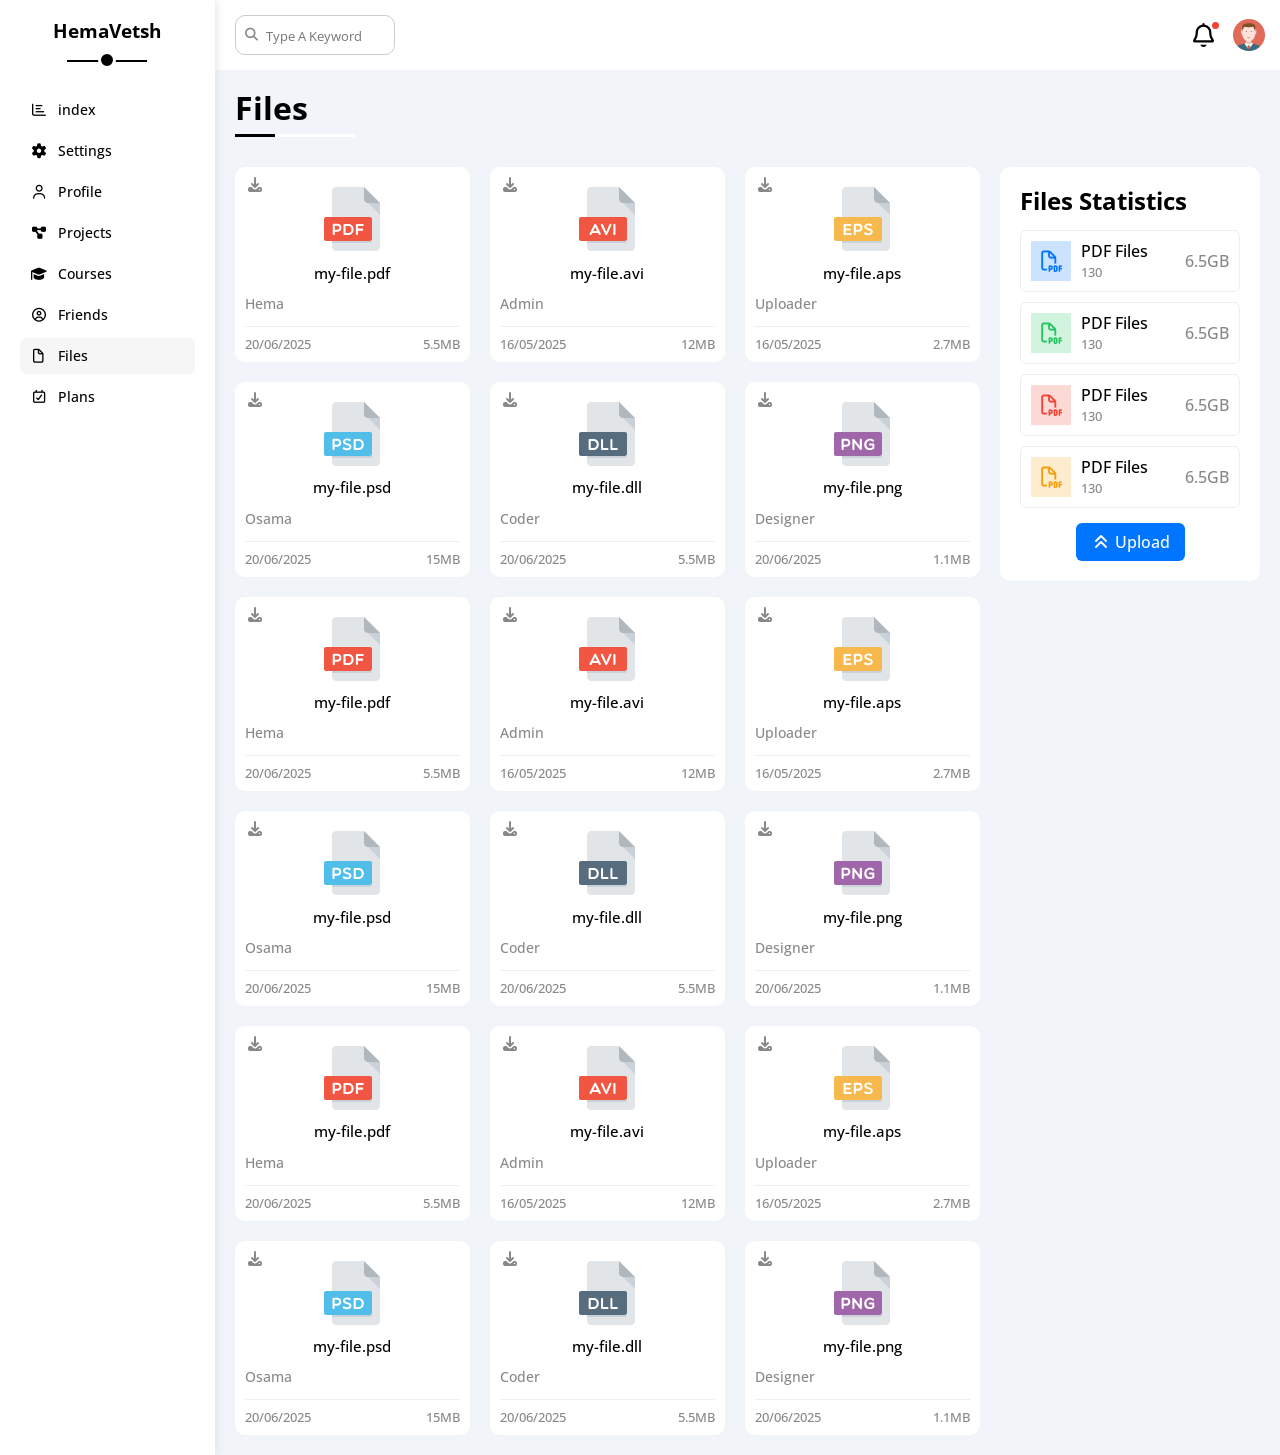
<file: files.html>
<!DOCTYPE html>
<html lang="en">
  <head>
    <meta charset="UTF-8">
    <meta name="viewport" content="width=device-width, initial-scale=1.0">
    <title>Files</title>
    <!-- Render All Elements Normally -->
    <link rel="stylesheet" href="css/normalize.css">
    <!-- Font Awesome Library -->
    <link rel="stylesheet" href="css/all.min.css">
    <!-- Framework -->
    <link rel="stylesheet" href="css/framework.css">
    <!-- Main File -->
    <link rel="stylesheet" href="css/master.css">
    <!-- Open-Sans Font -->
    <link rel="preconnect" href="https://fonts.googleapis.com">
    <link rel="preconnect" href="https://fonts.gstatic.com" crossorigin>
    <link href="https://fonts.googleapis.com/css2?family=Bai+Jamjuree:ital,wght@0,200;0,300;0,400;0,500;0,600;0,700;1,200;1,300;1,400;1,500;1,600;1,700&family=Big+Shoulders:opsz,wght@10..72,100..900&family=Cairo:wght@200..1000&family=DM+Mono:ital,wght@0,300;0,400;0,500;1,300;1,400;1,500&family=DM+Sans:ital,opsz,wght@0,9..40,100..1000;1,9..40,100..1000&family=Fraunces:ital,opsz,wght@0,9..144,100..900;1,9..144,100..900&family=Hanken+Grotesk:ital,wght@0,100..900;1,100..900&family=Inter:ital,opsz,wght@0,14..32,100..900;1,14..32,100..900&family=Lexend+Deca:wght@100..900&family=Open+Sans:ital,wght@0,300..800;1,300..800&family=Outfit:wght@100..900&family=Public+Sans:ital,wght@0,100..900;1,100..900&family=Rubik:ital,wght@0,300..900;1,300..900&family=Work+Sans:ital,wght@0,100..900;1,100..900&family=Young+Serif&display=swap" rel="stylesheet">
  </head>
  <body>
    <div class="page d-flex">
      <div class="nav-bar bg-white p-20 p-relative">
        <h3 class="mt-0 p-relative txt-c">Hema<span>Vetsh</span></h3>
        <ul>
          <li>
            <a class=" d-flex align-c c-black fs-14 rad-6 p-10" href="index.html">
              <i class="fa-regular fa-chart-bar fa-fw"></i>
              <span>index</span>
            </a>
          </li>
          <li>
            <a class="d-flex align-c c-black fs-14 rad-6 p-10" href="settings.html">
              <i class="fa-solid fa-gear fa-fw"></i>
              <span>Settings</span>
            </a>
          </li>
          <li>
            <a class=" d-flex align-c c-black fs-14 rad-6 p-10" href="profile.html">
              <i class="fa-regular fa-user fa-fw"></i>
              <span>Profile</span>
            </a>
          </li>
          <li>
            <a class=" d-flex align-c c-black fs-14 rad-6 p-10" href="projects.html">
              <i class="fa-solid fa-diagram-project fa-fw"></i>
              <span>Projects</span>
            </a>
          </li>
          <li>
            <a class=" d-flex align-c c-black fs-14 rad-6 p-10" href="courses.html">
              <i class="fa-solid fa-graduation-cap fa-fw"></i>
              <span>Courses</span>
            </a>
          </li>
          <li>
            <a class=" d-flex align-c c-black fs-14 rad-6 p-10" href="friends.html">
              <i class="fa-regular fa-circle-user fa-fw"></i>
              <span>Friends</span>
            </a>
          </li>
          <li>
            <a class="active d-flex align-c c-black fs-14 rad-6 p-10" href="files.html">
              <i class="fa-regular fa-file fa-fw"></i>
              <span>Files</span>
            </a>
          </li>
          <li>
            <a class="d-flex align-c c-black fs-14 rad-6 p-10" href="plans.html">
              <i class="fa-regular fa-calendar-check fa-fw"></i>
              <span>Plans</span>
            </a>
          </li>
        </ul>
      </div>
      <div class="content w-full">
        <!-- Start Head -->
        <div class="head w-full p-15 bg-white between-flex">
          <div class="search p-relative">
            <input class="p-10 rad-10" type="search" placeholder="Type A Keyword">
          </div>
          <div class="icons d-flex align-c">
            <span class="notification p-relative">
              <i class="fa-regular fa-bell fa-xl bell fa-lg"></i>
            </span>
            <img src="imgs/avatar.png" alt="">
          </div>
        </div>
        <!-- End Head -->
        <h1 class="p-relative">Files</h1>
        <!-- Files Page -->
        <div class="files-page d-flex gap-20 m-20">
          <!-- Stats -->
          <div class="files-stats section-format">
            <h2 class="mt-0 mb-15 txt-c-mobile">Files Statistics</h2>
            
            <div class="box d-flex align-c p-10 b-eee rad-6">
              <i class="fa-regular fa-file-pdf fa-lg blue ideal-flex c-blue mr-10"></i>
              <div class="info">
                <span>PDF Files</span>
                <span class="d-block c-grey fs-13 mt-5">130</span>
              </div>
              <div class="size c-grey">6.5GB</div>
            </div> 

            <div class="box d-flex align-c p-10 b-eee rad-6">
              <i class="fa-regular fa-file-pdf fa-lg green ideal-flex c-green mr-10"></i>
              <div class="info">
                <span>PDF Files</span>
                <span class="d-block c-grey fs-13 mt-5">130</span>
              </div>
              <div class="size c-grey">6.5GB</div>
            </div> 

            <div class="box d-flex align-c p-10 b-eee rad-6">
              <i class="fa-regular fa-file-pdf fa-lg red ideal-flex c-red mr-10"></i>
              <div class="info">
                <span>PDF Files</span>
                <span class="d-block c-grey fs-13 mt-5">130</span>
              </div>
              <div class="size c-grey">6.5GB</div>
            </div> 

            <div class="box d-flex align-c p-10 b-eee rad-6">
              <i class="fa-regular fa-file-pdf fa-lg orange ideal-flex c-orange mr-10"></i>
              <div class="info">
                <span>PDF Files</span>
                <span class="d-block c-grey fs-13 mt-5">130</span>
              </div>
              <div class="size c-grey">6.5GB</div>
            </div> 
            <a class="upload d-block w-fit bg-blue c-white rad-6" href="">
              <i class="fa-solid fa-angles-up"></i>
              Upload
            </a>
          </div>
          <!-- Content -->
          <div class="files-content d-grid gap-20">
            <!-- File -->
            <div class="file files-section-format p-relative">
              <i class="fa-solid fa-download c-grey p-absolute"></i>
              <div class="icon txt-c">
                <img class="mt-10 mb-10" src="imgs/pdf.svg" alt="">
              </div>
              <div class="txt-c mb-10 fs-15">my-file.pdf</div>
              <p class="c-grey fs-14 mt-13 mb-13">Hema</p>
              <div class="info between-flex pt-10 mt-10">
                <span class="c-grey fs-13">20/06/2025</span>
                <span class="c-grey fs-13">5.5MB</span>
              </div>
            </div>
            <!-- File -->
            <div class="file files-section-format p-relative">
              <i class="fa-solid fa-download c-grey p-absolute"></i>
              <div class="icon txt-c">
                <img class="mt-10 mb-10" src="imgs/avi.svg" alt="">
              </div>
              <div class="txt-c mb-10 fs-15">my-file.avi</div>
              <p class="c-grey fs-14 mt-13 mb-13">Admin</p>
              <div class="info between-flex pt-10 mt-10">
                <span class="c-grey fs-13">16/05/2025</span>
                <span class="c-grey fs-13">12MB</span>
              </div>
            </div>
            <!-- File -->
            <div class="file files-section-format p-relative">
              <i class="fa-solid fa-download c-grey p-absolute"></i>
              <div class="icon txt-c">
                <img class="mt-10 mb-10" src="imgs/eps.svg" alt="">
              </div>
              <div class="txt-c mb-10 fs-15">my-file.aps</div>
              <p class="c-grey fs-14 mt-13 mb-13">Uploader</p>
              <div class="info between-flex pt-10 mt-10">
                <span class="c-grey fs-13">16/05/2025</span>
                <span class="c-grey fs-13">2.7MB</span>
              </div>
            </div>
            <!-- File -->
            <div class="file files-section-format p-relative">
              <i class="fa-solid fa-download c-grey p-absolute"></i>
              <div class="icon txt-c">
                <img class="mt-10 mb-10" src="imgs/psd.svg" alt="">
              </div>
              <div class="txt-c mb-10 fs-15">my-file.psd</div>
              <p class="c-grey fs-14 mt-13 mb-13">Osama</p>
              <div class="info between-flex pt-10 mt-10">
                <span class="c-grey fs-13">20/06/2025</span>
                <span class="c-grey fs-13">15MB</span>
              </div>
            </div>
            <!-- File -->
            <div class="file files-section-format p-relative">
              <i class="fa-solid fa-download c-grey p-absolute"></i>
              <div class="icon txt-c">
                <img class="mt-10 mb-10" src="imgs/dll.svg" alt="">
              </div>
              <div class="txt-c mb-10 fs-15">my-file.dll</div>
              <p class="c-grey fs-14 mt-13 mb-13">Coder</p>
              <div class="info between-flex pt-10 mt-10">
                <span class="c-grey fs-13">20/06/2025</span>
                <span class="c-grey fs-13">5.5MB</span>
              </div>
            </div>
            <!-- File -->
            <div class="file files-section-format p-relative">
              <i class="fa-solid fa-download c-grey p-absolute"></i>
              <div class="icon txt-c">
                <img class="mt-10 mb-10" src="imgs/png.svg" alt="">
              </div>
              <div class="txt-c mb-10 fs-15">my-file.png</div>
              <p class="c-grey fs-14 mt-13 mb-13">Designer</p>
              <div class="info between-flex pt-10 mt-10">
                <span class="c-grey fs-13">20/06/2025</span>
                <span class="c-grey fs-13">1.1MB</span>
              </div>
            </div>
            <!-- File -->
            <div class="file files-section-format p-relative">
              <i class="fa-solid fa-download c-grey p-absolute"></i>
              <div class="icon txt-c">
                <img class="mt-10 mb-10" src="imgs/pdf.svg" alt="">
              </div>
              <div class="txt-c mb-10 fs-15">my-file.pdf</div>
              <p class="c-grey fs-14 mt-13 mb-13">Hema</p>
              <div class="info between-flex pt-10 mt-10">
                <span class="c-grey fs-13">20/06/2025</span>
                <span class="c-grey fs-13">5.5MB</span>
              </div>
            </div>
            <!-- File -->
            <div class="file files-section-format p-relative">
              <i class="fa-solid fa-download c-grey p-absolute"></i>
              <div class="icon txt-c">
                <img class="mt-10 mb-10" src="imgs/avi.svg" alt="">
              </div>
              <div class="txt-c mb-10 fs-15">my-file.avi</div>
              <p class="c-grey fs-14 mt-13 mb-13">Admin</p>
              <div class="info between-flex pt-10 mt-10">
                <span class="c-grey fs-13">16/05/2025</span>
                <span class="c-grey fs-13">12MB</span>
              </div>
            </div>
            <!-- File -->
            <div class="file files-section-format p-relative">
              <i class="fa-solid fa-download c-grey p-absolute"></i>
              <div class="icon txt-c">
                <img class="mt-10 mb-10" src="imgs/eps.svg" alt="">
              </div>
              <div class="txt-c mb-10 fs-15">my-file.aps</div>
              <p class="c-grey fs-14 mt-13 mb-13">Uploader</p>
              <div class="info between-flex pt-10 mt-10">
                <span class="c-grey fs-13">16/05/2025</span>
                <span class="c-grey fs-13">2.7MB</span>
              </div>
            </div>
            <!-- File -->
            <div class="file files-section-format p-relative">
              <i class="fa-solid fa-download c-grey p-absolute"></i>
              <div class="icon txt-c">
                <img class="mt-10 mb-10" src="imgs/psd.svg" alt="">
              </div>
              <div class="txt-c mb-10 fs-15">my-file.psd</div>
              <p class="c-grey fs-14 mt-13 mb-13">Osama</p>
              <div class="info between-flex pt-10 mt-10">
                <span class="c-grey fs-13">20/06/2025</span>
                <span class="c-grey fs-13">15MB</span>
              </div>
            </div>
            <!-- File -->
            <div class="file files-section-format p-relative">
              <i class="fa-solid fa-download c-grey p-absolute"></i>
              <div class="icon txt-c">
                <img class="mt-10 mb-10" src="imgs/dll.svg" alt="">
              </div>
              <div class="txt-c mb-10 fs-15">my-file.dll</div>
              <p class="c-grey fs-14 mt-13 mb-13">Coder</p>
              <div class="info between-flex pt-10 mt-10">
                <span class="c-grey fs-13">20/06/2025</span>
                <span class="c-grey fs-13">5.5MB</span>
              </div>
            </div>
            <!-- File -->
            <div class="file files-section-format p-relative">
              <i class="fa-solid fa-download c-grey p-absolute"></i>
              <div class="icon txt-c">
                <img class="mt-10 mb-10" src="imgs/png.svg" alt="">
              </div>
              <div class="txt-c mb-10 fs-15">my-file.png</div>
              <p class="c-grey fs-14 mt-13 mb-13">Designer</p>
              <div class="info between-flex pt-10 mt-10">
                <span class="c-grey fs-13">20/06/2025</span>
                <span class="c-grey fs-13">1.1MB</span>
              </div>
            </div>
            <!-- File -->
            <div class="file files-section-format p-relative">
              <i class="fa-solid fa-download c-grey p-absolute"></i>
              <div class="icon txt-c">
                <img class="mt-10 mb-10" src="imgs/pdf.svg" alt="">
              </div>
              <div class="txt-c mb-10 fs-15">my-file.pdf</div>
              <p class="c-grey fs-14 mt-13 mb-13">Hema</p>
              <div class="info between-flex pt-10 mt-10">
                <span class="c-grey fs-13">20/06/2025</span>
                <span class="c-grey fs-13">5.5MB</span>
              </div>
            </div>
            <!-- File -->
            <div class="file files-section-format p-relative">
              <i class="fa-solid fa-download c-grey p-absolute"></i>
              <div class="icon txt-c">
                <img class="mt-10 mb-10" src="imgs/avi.svg" alt="">
              </div>
              <div class="txt-c mb-10 fs-15">my-file.avi</div>
              <p class="c-grey fs-14 mt-13 mb-13">Admin</p>
              <div class="info between-flex pt-10 mt-10">
                <span class="c-grey fs-13">16/05/2025</span>
                <span class="c-grey fs-13">12MB</span>
              </div>
            </div>
            <!-- File -->
            <div class="file files-section-format p-relative">
              <i class="fa-solid fa-download c-grey p-absolute"></i>
              <div class="icon txt-c">
                <img class="mt-10 mb-10" src="imgs/eps.svg" alt="">
              </div>
              <div class="txt-c mb-10 fs-15">my-file.aps</div>
              <p class="c-grey fs-14 mt-13 mb-13">Uploader</p>
              <div class="info between-flex pt-10 mt-10">
                <span class="c-grey fs-13">16/05/2025</span>
                <span class="c-grey fs-13">2.7MB</span>
              </div>
            </div>
            <!-- File -->
            <div class="file files-section-format p-relative">
              <i class="fa-solid fa-download c-grey p-absolute"></i>
              <div class="icon txt-c">
                <img class="mt-10 mb-10" src="imgs/psd.svg" alt="">
              </div>
              <div class="txt-c mb-10 fs-15">my-file.psd</div>
              <p class="c-grey fs-14 mt-13 mb-13">Osama</p>
              <div class="info between-flex pt-10 mt-10">
                <span class="c-grey fs-13">20/06/2025</span>
                <span class="c-grey fs-13">15MB</span>
              </div>
            </div>
            <!-- File -->
            <div class="file files-section-format p-relative">
              <i class="fa-solid fa-download c-grey p-absolute"></i>
              <div class="icon txt-c">
                <img class="mt-10 mb-10" src="imgs/dll.svg" alt="">
              </div>
              <div class="txt-c mb-10 fs-15">my-file.dll</div>
              <p class="c-grey fs-14 mt-13 mb-13">Coder</p>
              <div class="info between-flex pt-10 mt-10">
                <span class="c-grey fs-13">20/06/2025</span>
                <span class="c-grey fs-13">5.5MB</span>
              </div>
            </div>
            <!-- File -->
            <div class="file files-section-format p-relative">
              <i class="fa-solid fa-download c-grey p-absolute"></i>
              <div class="icon txt-c">
                <img class="mt-10 mb-10" src="imgs/png.svg" alt="">
              </div>
              <div class="txt-c mb-10 fs-15">my-file.png</div>
              <p class="c-grey fs-14 mt-13 mb-13">Designer</p>
              <div class="info between-flex pt-10 mt-10">
                <span class="c-grey fs-13">20/06/2025</span>
                <span class="c-grey fs-13">1.1MB</span>
              </div>
            </div>
          </div>
        </div>
      </div>
    </div>
  </body>
</html>
</file>
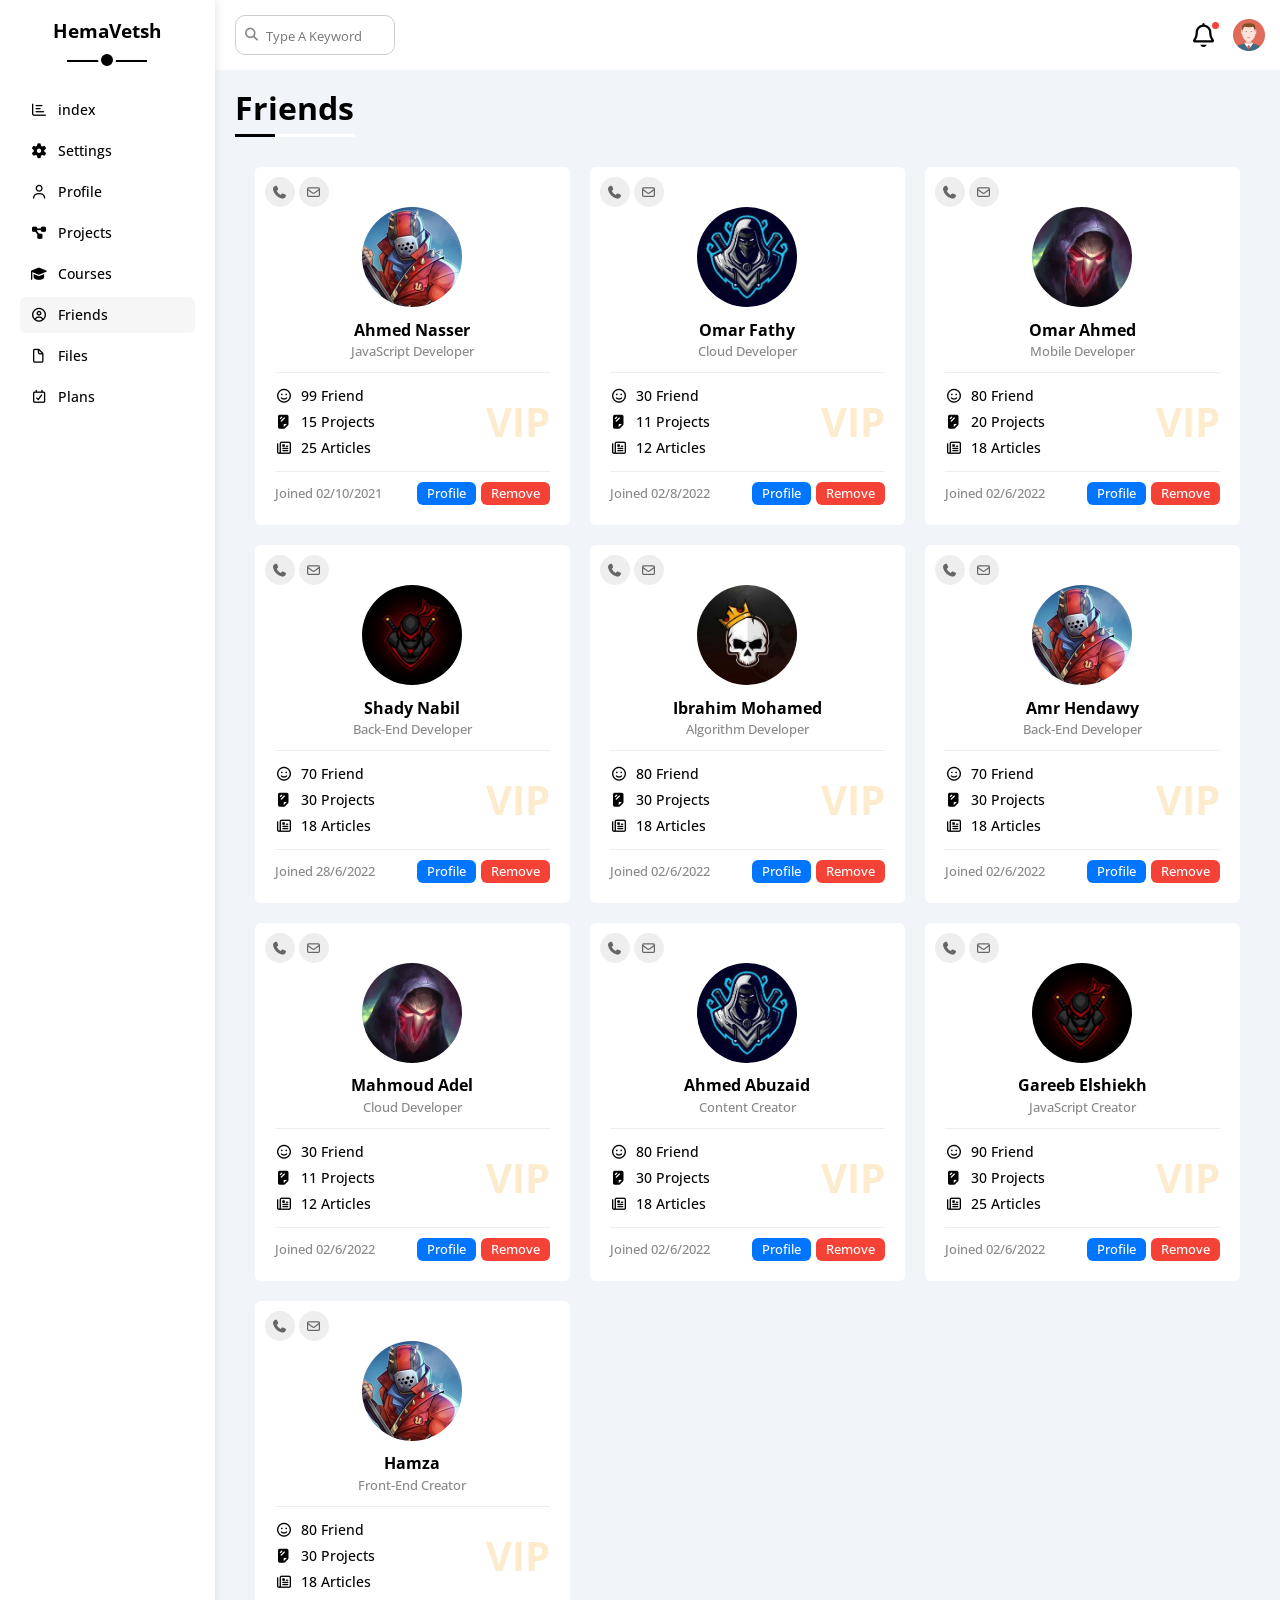
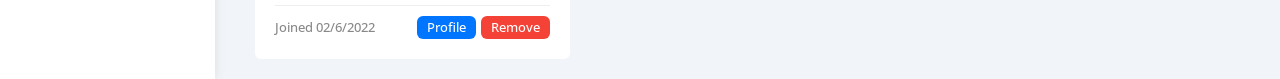
<file: friends.html>
<!DOCTYPE html>
<html lang="en">
  <head>
    <meta charset="UTF-8">
    <meta name="viewport" content="width=device-width, initial-scale=1.0">
    <title>Friends</title>
    <!-- Render All Elements Normally -->
    <link rel="stylesheet" href="css/normalize.css">
    <!-- Font Awesome Library -->
    <link rel="stylesheet" href="css/all.min.css">
    <!-- Framework -->
    <link rel="stylesheet" href="css/framework.css">
    <!-- Main File -->
    <link rel="stylesheet" href="css/master.css">
    <!-- Open-Sans Font -->
    <link rel="preconnect" href="https://fonts.googleapis.com">
    <link rel="preconnect" href="https://fonts.gstatic.com" crossorigin>
    <link href="https://fonts.googleapis.com/css2?family=Bai+Jamjuree:ital,wght@0,200;0,300;0,400;0,500;0,600;0,700;1,200;1,300;1,400;1,500;1,600;1,700&family=Big+Shoulders:opsz,wght@10..72,100..900&family=Cairo:wght@200..1000&family=DM+Mono:ital,wght@0,300;0,400;0,500;1,300;1,400;1,500&family=DM+Sans:ital,opsz,wght@0,9..40,100..1000;1,9..40,100..1000&family=Fraunces:ital,opsz,wght@0,9..144,100..900;1,9..144,100..900&family=Hanken+Grotesk:ital,wght@0,100..900;1,100..900&family=Inter:ital,opsz,wght@0,14..32,100..900;1,14..32,100..900&family=Lexend+Deca:wght@100..900&family=Open+Sans:ital,wght@0,300..800;1,300..800&family=Outfit:wght@100..900&family=Public+Sans:ital,wght@0,100..900;1,100..900&family=Rubik:ital,wght@0,300..900;1,300..900&family=Work+Sans:ital,wght@0,100..900;1,100..900&family=Young+Serif&display=swap" rel="stylesheet">
  </head>
  <body>
    <div class="page d-flex">
      <div class="nav-bar bg-white p-20 p-relative">
        <h3 class="mt-0 p-relative txt-c">Hema<span>Vetsh</span></h3>
        <ul>
          <li>
            <a class=" d-flex align-c c-black fs-14 rad-6 p-10" href="index.html">
              <i class="fa-regular fa-chart-bar fa-fw"></i>
              <span>index</span>
            </a>
          </li>
          <li>
            <a class="d-flex align-c c-black fs-14 rad-6 p-10" href="settings.html">
              <i class="fa-solid fa-gear fa-fw"></i>
              <span>Settings</span>
            </a>
          </li>
          <li>
            <a class=" d-flex align-c c-black fs-14 rad-6 p-10" href="profile.html">
              <i class="fa-regular fa-user fa-fw"></i>
              <span>Profile</span>
            </a>
          </li>
          <li>
            <a class=" d-flex align-c c-black fs-14 rad-6 p-10" href="projects.html">
              <i class="fa-solid fa-diagram-project fa-fw"></i>
              <span>Projects</span>
            </a>
          </li>
          <li>
            <a class=" d-flex align-c c-black fs-14 rad-6 p-10" href="courses.html">
              <i class="fa-solid fa-graduation-cap fa-fw"></i>
              <span>Courses</span>
            </a>
          </li>
          <li>
            <a class="active d-flex align-c c-black fs-14 rad-6 p-10" href="friends.html">
              <i class="fa-regular fa-circle-user fa-fw"></i>
              <span>Friends</span>
            </a>
          </li>
          <li>
            <a class="d-flex align-c c-black fs-14 rad-6 p-10" href="files.html">
              <i class="fa-regular fa-file fa-fw"></i>
              <span>Files</span>
            </a>
          </li>
          <li>
            <a class="d-flex align-c c-black fs-14 rad-6 p-10" href="plans.html">
              <i class="fa-regular fa-calendar-check fa-fw"></i>
              <span>Plans</span>
            </a>
          </li>
        </ul>
      </div>
      <div class="content w-full">
        <!-- Start Head -->
        <div class="head w-full p-15 bg-white between-flex">
          <div class="search p-relative">
            <input class="p-10 rad-10" type="search" placeholder="Type A Keyword">
          </div>
          <div class="icons d-flex align-c">
            <span class="notification p-relative">
              <i class="fa-regular fa-bell fa-xl bell fa-lg"></i>
            </span>
            <img src="imgs/avatar.png" alt="">
          </div>
        </div>
        <!-- End Head -->
        <h1 class="p-relative">Friends</h1>
        <div class="profile-page m-20">
        <!-- Courses Page -->
        <div class="friends-page d-grid m-20 gap-20">
          <div class="friend bg-white rad-6 p-20 p-relative">
            <div class="contact p-absolute">
              <i class="fa-solid fa-phone"></i>
              <i class="fa-regular fa-envelope"></i>
            </div>
            <div class="txt-c pt-10 ">
              <img class="rad-half mt-10 mb-10" src="imgs/friend-01.jpg" alt="">
              <h4 class="m-0">Ahmed Nasser</h4>
              <p class="c-grey fs-13 mt-5 mb-0">JavaScript Developer</p>
            </div>
            <ul class="info fs-14 p-relative pt-15 pb-15 p-relative">
              <span>VIP</span>
              <li>
                <i class="fa-regular fa-face-smile mr-5"></i>
                <span>99 Friend</span>
              </li>
              <li>
                <i class="fa-solid fa-sheet-plastic mr-5"></i>
                <span>15 Projects</span>
              </li>
              <li>
                <i class="fa-regular fa-newspaper mr-5"></i>
                <span>25 Articles</span>
              </li>
            </ul>
            <div class="join fs-13 between-flex">
              <span class="c-grey ">Joined 02/10/2021</span>
              <div class="buttons">
                <a class="btn-shape c-white bg-blue" href="">Profile</a>
                <a class="btn-shape c-white bg-red" href="">Remove</a>
              </div>
            </div>
          </div>
          
          <div class="friend bg-white rad-6 p-20 p-relative">
            <div class="contact p-absolute">
              <i class="fa-solid fa-phone"></i>
              <i class="fa-regular fa-envelope"></i>
            </div>
            <div class="txt-c pt-10 ">
              <img class="rad-half mt-10 mb-10" src="imgs/friend-02.jpg" alt="">
              <h4 class="m-0">Omar Fathy</h4>
              <p class="c-grey fs-13 mt-5 mb-0">Cloud Developer</p>
            </div>
            <ul class="info fs-14 p-relative pt-15 pb-15 p-relative">
              <span>VIP</span>
              <li>
                <i class="fa-regular fa-face-smile mr-5"></i>
                <span>30 Friend</span>
              </li>
              <li>
                <i class="fa-solid fa-sheet-plastic mr-5"></i>
                <span>11 Projects</span>
              </li>
              <li>
                <i class="fa-regular fa-newspaper mr-5"></i>
                <span>12 Articles</span>
              </li>
            </ul>
            <div class="join fs-13 between-flex">
              <span class="c-grey ">Joined 02/8/2022</span>
              <div class="buttons">
                <a class="btn-shape c-white bg-blue" href="">Profile</a>
                <a class="btn-shape c-white bg-red" href="">Remove</a>
              </div>
            </div>
          </div>
          
          <div class="friend bg-white rad-6 p-20 p-relative">
            <div class="contact p-absolute">
              <i class="fa-solid fa-phone"></i>
              <i class="fa-regular fa-envelope"></i>
            </div>
            <div class="txt-c pt-10 ">
              <img class="rad-half mt-10 mb-10" src="imgs/friend-03.jpg" alt="">
              <h4 class="m-0">Omar Ahmed</h4>
              <p class="c-grey fs-13 mt-5 mb-0">Mobile Developer</p>
            </div>
            <ul class="info fs-14 p-relative pt-15 pb-15 p-relative">
              <span>VIP</span>
              <li>
                <i class="fa-regular fa-face-smile mr-5"></i>
                <span>80 Friend</span>
              </li>
              <li>
                <i class="fa-solid fa-sheet-plastic mr-5"></i>
                <span>20 Projects</span>
              </li>
              <li>
                <i class="fa-regular fa-newspaper mr-5"></i>
                <span>18 Articles</span>
              </li>
            </ul>
            <div class="join fs-13 between-flex">
              <span class="c-grey ">Joined 02/6/2022</span>
              <div class="buttons">
                <a class="btn-shape c-white bg-blue" href="">Profile</a>
                <a class="btn-shape c-white bg-red" href="">Remove</a>
              </div>
            </div>
          </div>
          
          <div class="friend bg-white rad-6 p-20 p-relative">
            <div class="contact p-absolute">
              <i class="fa-solid fa-phone"></i>
              <i class="fa-regular fa-envelope"></i>
            </div>
            <div class="txt-c pt-10 ">
              <img class="rad-half mt-10 mb-10" src="imgs/friend-04.jpg" alt="">
              <h4 class="m-0">Shady Nabil</h4>
              <p class="c-grey fs-13 mt-5 mb-0">Back-End Developer</p>
            </div>
            <ul class="info fs-14 p-relative pt-15 pb-15 p-relative">
              <span>VIP</span>
              <li>
                <i class="fa-regular fa-face-smile mr-5"></i>
                <span>70 Friend</span>
              </li>
              <li>
                <i class="fa-solid fa-sheet-plastic mr-5"></i>
                <span>30 Projects</span>
              </li>
              <li>
                <i class="fa-regular fa-newspaper mr-5"></i>
                <span>18 Articles</span>
              </li>
            </ul>
            <div class="join fs-13 between-flex">
              <span class="c-grey ">Joined 28/6/2022</span>
              <div class="buttons">
                <a class="btn-shape c-white bg-blue" href="">Profile</a>
                <a class="btn-shape c-white bg-red" href="">Remove</a>
              </div>
            </div>
          </div> 

          <div class="friend bg-white rad-6 p-20 p-relative">
            <div class="contact p-absolute">
              <i class="fa-solid fa-phone"></i>
              <i class="fa-regular fa-envelope"></i>
            </div>
            <div class="txt-c pt-10 ">
              <img class="rad-half mt-10 mb-10" src="imgs/friend-05.jpg" alt="">
              <h4 class="m-0">Ibrahim Mohamed</h4>
              <p class="c-grey fs-13 mt-5 mb-0">Algorithm Developer</p>
            </div>
            <ul class="info fs-14 p-relative pt-15 pb-15 p-relative">
              <span>VIP</span>
              <li>
                <i class="fa-regular fa-face-smile mr-5"></i>
                <span>80 Friend</span>
              </li>
              <li>
                <i class="fa-solid fa-sheet-plastic mr-5"></i>
                <span>30 Projects</span>
              </li>
              <li>
                <i class="fa-regular fa-newspaper mr-5"></i>
                <span>18 Articles</span>
              </li>
            </ul>
            <div class="join fs-13 between-flex">
              <span class="c-grey ">Joined 02/6/2022</span>
              <div class="buttons">
                <a class="btn-shape c-white bg-blue" href="">Profile</a>
                <a class="btn-shape c-white bg-red" href="">Remove</a>
              </div>
            </div>
          </div>
          
          <div class="friend bg-white rad-6 p-20 p-relative">
            <div class="contact p-absolute">
              <i class="fa-solid fa-phone"></i>
              <i class="fa-regular fa-envelope"></i>
            </div>
            <div class="txt-c pt-10 ">
              <img class="rad-half mt-10 mb-10" src="imgs/friend-01.jpg" alt="">
              <h4 class="m-0">Amr Hendawy</h4>
              <p class="c-grey fs-13 mt-5 mb-0">Back-End Developer</p>
            </div>
            <ul class="info fs-14 p-relative pt-15 pb-15 p-relative">
              <span>VIP</span>
              <li>
                <i class="fa-regular fa-face-smile mr-5"></i>
                <span>70 Friend</span>
              </li>
              <li>
                <i class="fa-solid fa-sheet-plastic mr-5"></i>
                <span>30 Projects</span>
              </li>
              <li>
                <i class="fa-regular fa-newspaper mr-5"></i>
                <span>18 Articles</span>
              </li>
            </ul>
            <div class="join fs-13 between-flex">
              <span class="c-grey ">Joined 02/6/2022</span>
              <div class="buttons">
                <a class="btn-shape c-white bg-blue" href="">Profile</a>
                <a class="btn-shape c-white bg-red" href="">Remove</a>
              </div>
            </div>
          </div>
          
          <div class="friend bg-white rad-6 p-20 p-relative">
            <div class="contact p-absolute">
              <i class="fa-solid fa-phone"></i>
              <i class="fa-regular fa-envelope"></i>
            </div>
            <div class="txt-c pt-10 ">
              <img class="rad-half mt-10 mb-10" src="imgs/friend-03.jpg" alt="">
              <h4 class="m-0">Mahmoud Adel</h4>
              <p class="c-grey fs-13 mt-5 mb-0">Cloud Developer</p>
            </div>
            <ul class="info fs-14 p-relative pt-15 pb-15 p-relative">
              <span>VIP</span>
              <li>
                <i class="fa-regular fa-face-smile mr-5"></i>
                <span>30 Friend</span>
              </li>
              <li>
                <i class="fa-solid fa-sheet-plastic mr-5"></i>
                <span>11 Projects</span>
              </li>
              <li>
                <i class="fa-regular fa-newspaper mr-5"></i>
                <span>12 Articles</span>
              </li>
            </ul>
            <div class="join fs-13 between-flex">
              <span class="c-grey ">Joined 02/6/2022</span>
              <div class="buttons">
                <a class="btn-shape c-white bg-blue" href="">Profile</a>
                <a class="btn-shape c-white bg-red" href="">Remove</a>
              </div>
            </div>
          </div>
          
          <div class="friend bg-white rad-6 p-20 p-relative">
            <div class="contact p-absolute">
              <i class="fa-solid fa-phone"></i>
              <i class="fa-regular fa-envelope"></i>
            </div>
            <div class="txt-c pt-10 ">
              <img class="rad-half mt-10 mb-10" src="imgs/friend-02.jpg" alt="">
              <h4 class="m-0"> Ahmed Abuzaid</h4>
              <p class="c-grey fs-13 mt-5 mb-0">Content Creator</p>
            </div>
            <ul class="info fs-14 p-relative pt-15 pb-15 p-relative">
              <span>VIP</span>
              <li>
                <i class="fa-regular fa-face-smile mr-5"></i>
                <span>80 Friend</span>
              </li>
              <li>
                <i class="fa-solid fa-sheet-plastic mr-5"></i>
                <span>30 Projects</span>
              </li>
              <li>
                <i class="fa-regular fa-newspaper mr-5"></i>
                <span>18 Articles</span>
              </li>
            </ul>
            <div class="join fs-13 between-flex">
              <span class="c-grey ">Joined 02/6/2022</span>
              <div class="buttons">
                <a class="btn-shape c-white bg-blue" href="">Profile</a>
                <a class="btn-shape c-white bg-red" href="">Remove</a>
              </div>
            </div>
          </div>
          
          <div class="friend bg-white rad-6 p-20 p-relative">
            <div class="contact p-absolute">
              <i class="fa-solid fa-phone"></i>
              <i class="fa-regular fa-envelope"></i>
            </div>
            <div class="txt-c pt-10 ">
              <img class="rad-half mt-10 mb-10" src="imgs/friend-04.jpg" alt="">
              <h4 class="m-0"> Gareeb Elshiekh</h4>
              <p class="c-grey fs-13 mt-5 mb-0">JavaScript Creator</p>
            </div>
            <ul class="info fs-14 p-relative pt-15 pb-15 p-relative">
              <span>VIP</span>
              <li>
                <i class="fa-regular fa-face-smile mr-5"></i>
                <span>90 Friend</span>
              </li>
              <li>
                <i class="fa-solid fa-sheet-plastic mr-5"></i>
                <span>30 Projects</span>
              </li>
              <li>
                <i class="fa-regular fa-newspaper mr-5"></i>
                <span>25 Articles</span>
              </li>
            </ul>
            <div class="join fs-13 between-flex">
              <span class="c-grey ">Joined 02/6/2022</span>
              <div class="buttons">
                <a class="btn-shape c-white bg-blue" href="">Profile</a>
                <a class="btn-shape c-white bg-red" href="">Remove</a>
              </div>
            </div>
          </div>
                    
          <div class="friend bg-white rad-6 p-20 p-relative">
            <div class="contact p-absolute">
              <i class="fa-solid fa-phone"></i>
              <i class="fa-regular fa-envelope"></i>
            </div>
            <div class="txt-c pt-10 ">
              <img class="rad-half mt-10 mb-10" src="imgs/friend-01.jpg" alt="">
              <h4 class="m-0">Hamza</h4>
              <p class="c-grey fs-13 mt-5 mb-0">Front-End Creator</p>
            </div>
            <ul class="info fs-14 p-relative pt-15 pb-15 p-relative">
              <span>VIP</span>
              <li>
                <i class="fa-regular fa-face-smile mr-5"></i>
                <span>80 Friend</span>
              </li>
              <li>
                <i class="fa-solid fa-sheet-plastic mr-5"></i>
                <span>30 Projects</span>
              </li>
              <li>
                <i class="fa-regular fa-newspaper mr-5"></i>
                <span>18 Articles</span>
              </li>
            </ul>
            <div class="join fs-13 between-flex">
              <span class="c-grey ">Joined 02/6/2022</span>
              <div class="buttons">
                <a class="btn-shape c-white bg-blue" href="">Profile</a>
                <a class="btn-shape c-white bg-red" href="">Remove</a>
              </div>
            </div>
          </div>

        </div>
      </div>
    </div>
  </body>
</html>
</file>
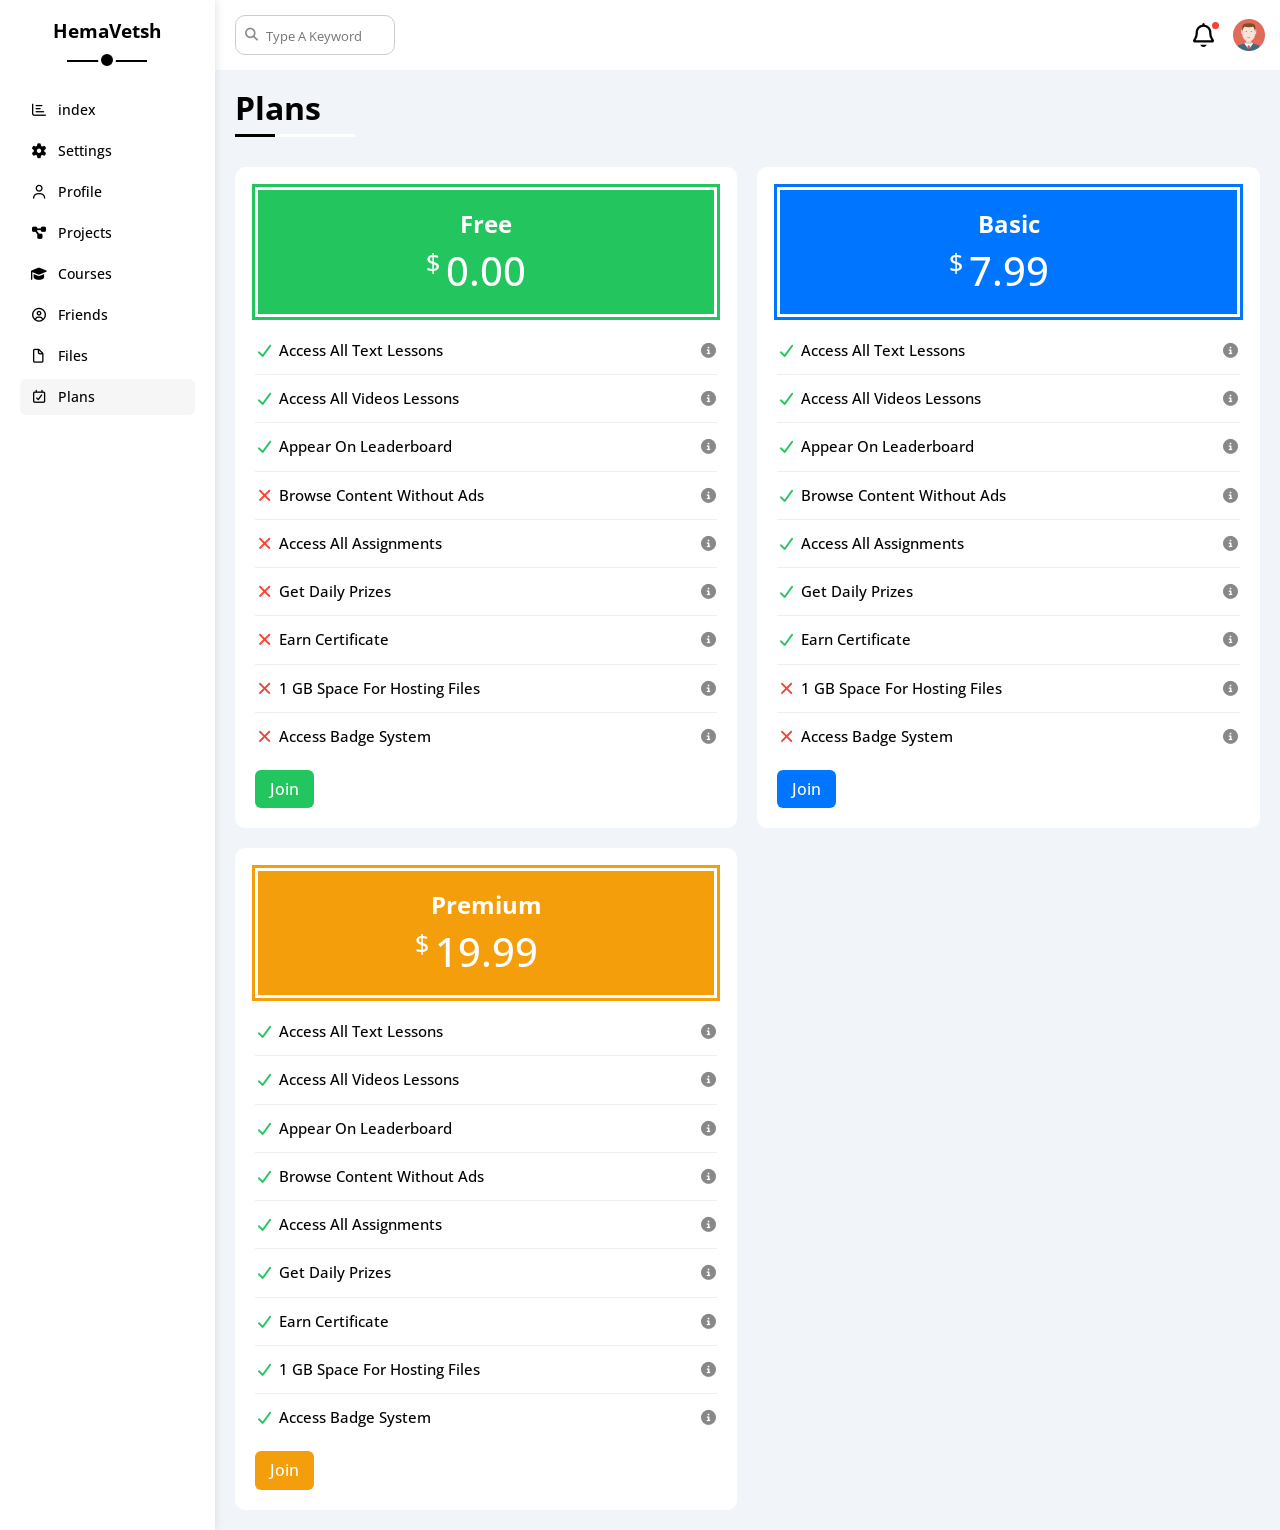
<file: plans.html>
<!DOCTYPE html>
<html lang="en">
  <head>
    <meta charset="UTF-8">
    <meta name="viewport" content="width=device-width, initial-scale=1.0">
    <title>Plans</title>
    <!-- Render All Elements Normally -->
    <link rel="stylesheet" href="css/normalize.css">
    <!-- Font Awesome Library -->
    <link rel="stylesheet" href="css/all.min.css">
    <!-- Framework -->
    <link rel="stylesheet" href="css/framework.css">
    <!-- Main File -->
    <link rel="stylesheet" href="css/master.css">
    <!-- Open-Sans Font -->
    <link rel="preconnect" href="https://fonts.googleapis.com">
    <link rel="preconnect" href="https://fonts.gstatic.com" crossorigin>
    <link href="https://fonts.googleapis.com/css2?family=Bai+Jamjuree:ital,wght@0,200;0,300;0,400;0,500;0,600;0,700;1,200;1,300;1,400;1,500;1,600;1,700&family=Big+Shoulders:opsz,wght@10..72,100..900&family=Cairo:wght@200..1000&family=DM+Mono:ital,wght@0,300;0,400;0,500;1,300;1,400;1,500&family=DM+Sans:ital,opsz,wght@0,9..40,100..1000;1,9..40,100..1000&family=Fraunces:ital,opsz,wght@0,9..144,100..900;1,9..144,100..900&family=Hanken+Grotesk:ital,wght@0,100..900;1,100..900&family=Inter:ital,opsz,wght@0,14..32,100..900;1,14..32,100..900&family=Lexend+Deca:wght@100..900&family=Open+Sans:ital,wght@0,300..800;1,300..800&family=Outfit:wght@100..900&family=Public+Sans:ital,wght@0,100..900;1,100..900&family=Rubik:ital,wght@0,300..900;1,300..900&family=Work+Sans:ital,wght@0,100..900;1,100..900&family=Young+Serif&display=swap" rel="stylesheet">
  </head>
  <body>
    <div class="page d-flex">
      <div class="nav-bar bg-white p-20 p-relative">
        <h3 class="mt-0 p-relative txt-c">Hema<span>Vetsh</span></h3>
        <ul>
          <li>
            <a class=" d-flex align-c c-black fs-14 rad-6 p-10" href="index.html">
              <i class="fa-regular fa-chart-bar fa-fw"></i>
              <span>index</span>
            </a>
          </li>
          <li>
            <a class="d-flex align-c c-black fs-14 rad-6 p-10" href="settings.html">
              <i class="fa-solid fa-gear fa-fw"></i>
              <span>Settings</span>
            </a>
          </li>
          <li>
            <a class=" d-flex align-c c-black fs-14 rad-6 p-10" href="profile.html">
              <i class="fa-regular fa-user fa-fw"></i>
              <span>Profile</span>
            </a>
          </li>
          <li>
            <a class=" d-flex align-c c-black fs-14 rad-6 p-10" href="projects.html">
              <i class="fa-solid fa-diagram-project fa-fw"></i>
              <span>Projects</span>
            </a>
          </li>
          <li>
            <a class=" d-flex align-c c-black fs-14 rad-6 p-10" href="courses.html">
              <i class="fa-solid fa-graduation-cap fa-fw"></i>
              <span>Courses</span>
            </a>
          </li>
          <li>
            <a class=" d-flex align-c c-black fs-14 rad-6 p-10" href="friends.html">
              <i class="fa-regular fa-circle-user fa-fw"></i>
              <span>Friends</span>
            </a>
          </li>
          <li>
            <a class="d-flex align-c c-black fs-14 rad-6 p-10" href="files.html">
              <i class="fa-regular fa-file fa-fw"></i>
              <span>Files</span>
            </a>
          </li>
          <li>
            <a class="active d-flex align-c c-black fs-14 rad-6 p-10" href="plans.html">
              <i class="fa-regular fa-calendar-check fa-fw"></i>
              <span>Plans</span>
            </a>
          </li>
        </ul>
      </div>
      <div class="content w-full">
        <!-- Start Head -->
        <div class="head w-full p-15 bg-white between-flex">
          <div class="search p-relative">
            <input class="p-10 rad-10" type="search" placeholder="Type A Keyword">
          </div>
          <div class="icons d-flex align-c">
            <span class="notification p-relative">
              <i class="fa-regular fa-bell fa-xl bell"></i>
            </span>
            <img src="imgs/avatar.png" alt="">
          </div>
        </div>
        <!-- End Head -->
        <h1 class="p-relative">Plans</h1>
        <!-- Plans Page -->
        <div class="plans-page d-grid gap-20 m-20">
          <!-- Plan -->
          <div class="plan section-format">
            <div class="top green txt-c bg-green p-20">
              <h2 class="mt-0 mb-10 c-white">Free</h2>
              <div class="price p-relative w-fit fs-40 m-auto c-white">
                <span class="p-absolute">$</span>
                <span class="">0.00</span>
              </div>
            </div>
            <ul class="mt-10">
              <li class="d-flex align-c">
                <i class="fa-solid fa-check mr-5 yes"></i>
                <span>access all text lessons</span>
                <i class="fa-solid fa-circle-info help"></i>
              </li>
              <li class="d-flex align-c">
                <i class="fa-solid fa-check mr-5 yes"></i>
                <span>access all videos lessons</span>
                <i class="fa-solid fa-circle-info help"></i>
              </li>
              <li class="d-flex align-c">
                <i class="fa-solid fa-check mr-5 yes"></i>
                <span>appear on leaderboard</span>
                <i class="fa-solid fa-circle-info help"></i>
              </li>
              <li class="d-flex align-c">
                <i class="fa-solid fa-xmark mr-5"></i>
                <span>Browse Content without ads</span>
                <i class="fa-solid fa-circle-info help"></i>
              </li>
              <li class="d-flex align-c">
                <i class="fa-solid fa-xmark mr-5"></i>
                <span>access all assignments</span>
                <i class="fa-solid fa-circle-info help"></i>
              </li>
              <li class="d-flex align-c">
                <i class="fa-solid fa-xmark mr-5"></i>
                <span>get daily prizes</span>
                <i class="fa-solid fa-circle-info help"></i>
              </li>
              <li class="d-flex align-c">
                <i class="fa-solid fa-xmark mr-5"></i>
                <span>earn certificate</span>
                <i class="fa-solid fa-circle-info help"></i>
              </li>
              <li class="d-flex align-c">
                <i class="fa-solid fa-xmark mr-5"></i>
                <span>1 GB space for hosting files</span>
                <i class="fa-solid fa-circle-info help"></i>
              </li>
              <li class="d-flex align-c">
                <i class="fa-solid fa-xmark mr-5"></i>
                <span>access badge system</span>
                <i class="fa-solid fa-circle-info help"></i>
              </li>
            </ul>
            <a href="" class="join rad-6 bg-green c-white mt-10 d-block w-fit">Join</a>
          </div>
          <!-- Plan -->
          <div class="plan section-format">
            <div class="top blue txt-c bg-blue p-20">
              <h2 class="mt-0 mb-10 c-white">Basic</h2>
              <div class="price p-relative w-fit fs-40 m-auto c-white">
                <span class="p-absolute">$</span>
                <span class="">7.99</span>
              </div>
            </div>
            <ul class="mt-10">
              <li class="d-flex align-c">
                <i class="fa-solid fa-check mr-5 yes"></i>
                <span>access all text lessons</span>
                <i class="fa-solid fa-circle-info help"></i>
              </li>
              <li class="d-flex align-c">
                <i class="fa-solid fa-check mr-5 yes"></i>
                <span>access all videos lessons</span>
                <i class="fa-solid fa-circle-info help"></i>
              </li>
              <li class="d-flex align-c">
                <i class="fa-solid fa-check mr-5 yes"></i>
                <span>appear on leaderboard</span>
                <i class="fa-solid fa-circle-info help"></i>
              </li>
              <li class="d-flex align-c">
                <i class="fa-solid fa-check mr-5 yes"></i>
                <span>Browse Content without ads</span>
                <i class="fa-solid fa-circle-info help"></i>
              </li>
              <li class="d-flex align-c">
                <i class="fa-solid fa-check mr-5 yes"></i>
                <span>access all assignments</span>
                <i class="fa-solid fa-circle-info help"></i>
              </li>
              <li class="d-flex align-c">
                <i class="fa-solid fa-check mr-5 yes"></i>
                <span>get daily prizes</span>
                <i class="fa-solid fa-circle-info help"></i>
              </li>
              <li class="d-flex align-c">
                <i class="fa-solid fa-check mr-5 yes"></i>
                <span>earn certificate</span>
                <i class="fa-solid fa-circle-info help"></i>
              </li>
              <li class="d-flex align-c">
                <i class="fa-solid fa-xmark mr-5"></i>
                <span>1 GB space for hosting files</span>
                <i class="fa-solid fa-circle-info help"></i>
              </li>
              <li class="d-flex align-c">
                <i class="fa-solid fa-xmark mr-5"></i>
                <span>access badge system</span>
                <i class="fa-solid fa-circle-info help"></i>
              </li>
            </ul>
            <a href="" class="join rad-6 bg-blue c-white mt-10 d-block w-fit">Join</a>
          </div>
          <!-- Plan -->
          <div class="plan section-format">
            <div class="top orange txt-c bg-orange p-20">
              <h2 class="mt-0 mb-10 c-white">Premium</h2>
              <div class="price p-relative w-fit fs-40 m-auto c-white">
                <span class="p-absolute">$</span>
                <span class="">19.99</span>
              </div>
            </div>
            <ul class="mt-10">
              <li class="d-flex align-c">
                <i class="fa-solid fa-check mr-5 yes"></i>
                <span>access all text lessons</span>
                <i class="fa-solid fa-circle-info help"></i>
              </li>
              <li class="d-flex align-c">
                <i class="fa-solid fa-check mr-5 yes"></i>
                <span>access all videos lessons</span>
                <i class="fa-solid fa-circle-info help"></i>
              </li>
              <li class="d-flex align-c">
                <i class="fa-solid fa-check mr-5 yes"></i>
                <span>appear on leaderboard</span>
                <i class="fa-solid fa-circle-info help"></i>
              </li>
              <li class="d-flex align-c">
                <i class="fa-solid fa-check mr-5 yes"></i>
                <span>Browse Content without ads</span>
                <i class="fa-solid fa-circle-info help"></i>
              </li>
              <li class="d-flex align-c">
                <i class="fa-solid fa-check mr-5 yes"></i>
                <span>access all assignments</span>
                <i class="fa-solid fa-circle-info help"></i>
              </li>
              <li class="d-flex align-c">
                <i class="fa-solid fa-check mr-5 yes"></i>
                <span>get daily prizes</span>
                <i class="fa-solid fa-circle-info help"></i>
              </li>
              <li class="d-flex align-c">
                <i class="fa-solid fa-check mr-5 yes"></i>
                <span>earn certificate</span>
                <i class="fa-solid fa-circle-info help"></i>
              </li>
              <li class="d-flex align-c">
                <i class="fa-solid fa-check mr-5 yes"></i>
                <span>1 GB space for hosting files</span>
                <i class="fa-solid fa-circle-info help"></i>
              </li>
              <li class="d-flex align-c">
                <i class="fa-solid fa-check mr-5 yes"></i>
                <span>access badge system</span>
                <i class="fa-solid fa-circle-info help"></i>
              </li>
            </ul>
            <a href="" class="join rad-6 bg-orange c-white mt-10 d-block w-fit">Join</a>
          </div>
        </div>
      </div>
    </div>
  </body>
</html>
</file>
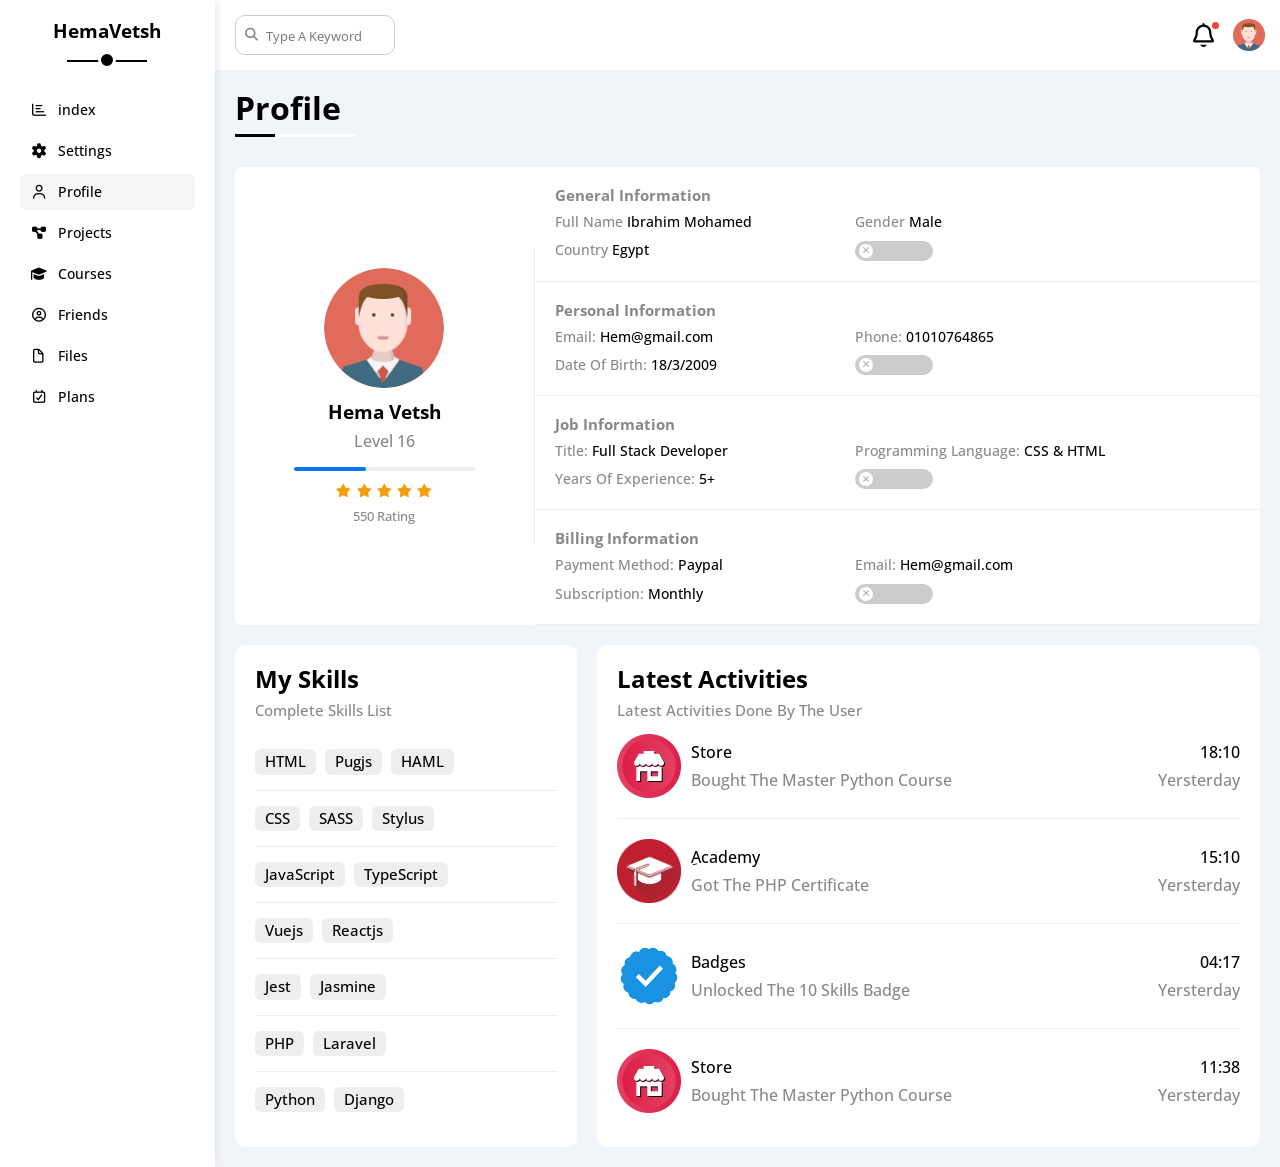
<file: profile.html>
<!DOCTYPE html>
<html lang="en">
  <head>
    <meta charset="UTF-8">
    <meta name="viewport" content="width=device-width, initial-scale=1.0">
    <title>Profile</title>
    <!-- Render All Elements Normally -->
    <link rel="stylesheet" href="css/normalize.css">
    <!-- Font Awesome Library -->
    <link rel="stylesheet" href="css/all.min.css">
    <!-- Framework -->
    <link rel="stylesheet" href="css/framework.css">
    <!-- Main File -->
    <link rel="stylesheet" href="css/master.css">
    <!-- Open-Sans Font -->
    <link rel="preconnect" href="https://fonts.googleapis.com">
    <link rel="preconnect" href="https://fonts.gstatic.com" crossorigin>
    <link href="https://fonts.googleapis.com/css2?family=Bai+Jamjuree:ital,wght@0,200;0,300;0,400;0,500;0,600;0,700;1,200;1,300;1,400;1,500;1,600;1,700&family=Big+Shoulders:opsz,wght@10..72,100..900&family=Cairo:wght@200..1000&family=DM+Mono:ital,wght@0,300;0,400;0,500;1,300;1,400;1,500&family=DM+Sans:ital,opsz,wght@0,9..40,100..1000;1,9..40,100..1000&family=Fraunces:ital,opsz,wght@0,9..144,100..900;1,9..144,100..900&family=Hanken+Grotesk:ital,wght@0,100..900;1,100..900&family=Inter:ital,opsz,wght@0,14..32,100..900;1,14..32,100..900&family=Lexend+Deca:wght@100..900&family=Open+Sans:ital,wght@0,300..800;1,300..800&family=Outfit:wght@100..900&family=Public+Sans:ital,wght@0,100..900;1,100..900&family=Rubik:ital,wght@0,300..900;1,300..900&family=Work+Sans:ital,wght@0,100..900;1,100..900&family=Young+Serif&display=swap" rel="stylesheet">
  </head>
  <body>
    <div class="page d-flex">
      <div class="nav-bar bg-white p-20 p-relative">
        <h3 class="mt-0 p-relative txt-c">Hema<span>Vetsh</span></h3>
        <ul>
          <li>
            <a class=" d-flex align-c c-black fs-14 rad-6 p-10" href="index.html">
              <i class="fa-regular fa-chart-bar fa-fw"></i>
              <span>index</span>
            </a>
          </li>
          <li>
            <a class="d-flex align-c c-black fs-14 rad-6 p-10" href="settings.html">
              <i class="fa-solid fa-gear fa-fw"></i>
              <span>Settings</span>
            </a>
          </li>
          <li>
            <a class="active d-flex align-c c-black fs-14 rad-6 p-10" href="profile.html">
              <i class="fa-regular fa-user fa-fw"></i>
              <span>Profile</span>
            </a>
          </li>
          <li>
            <a class="d-flex align-c c-black fs-14 rad-6 p-10" href="projects.html">
              <i class="fa-solid fa-diagram-project fa-fw"></i>
              <span>Projects</span>
            </a>
          </li>
          <li>
            <a class="d-flex align-c c-black fs-14 rad-6 p-10" href="courses.html">
              <i class="fa-solid fa-graduation-cap fa-fw"></i>
              <span>Courses</span>
            </a>
          </li>
          <li>
            <a class="d-flex align-c c-black fs-14 rad-6 p-10" href="friends.html">
              <i class="fa-regular fa-circle-user fa-fw"></i>
              <span>Friends</span>
            </a>
          </li>
          <li>
            <a class="d-flex align-c c-black fs-14 rad-6 p-10" href="files.html">
              <i class="fa-regular fa-file fa-fw"></i>
              <span>Files</span>
            </a>
          </li>
          <li>
            <a class="d-flex align-c c-black fs-14 rad-6 p-10" href="plans.html">
              <i class="fa-regular fa-calendar-check fa-fw"></i>
              <span>Plans</span>
            </a>
          </li>
        </ul>
      </div>
      <div class="content w-full">
        <!-- Start Head -->
        <div class="head w-full p-15 bg-white between-flex">
          <div class="search p-relative">
            <input class="p-10 rad-10" type="search" placeholder="Type A Keyword">
          </div>
          <div class="icons d-flex align-c">
            <span class="notification p-relative">
              <i class="fa-regular fa-bell fa-xl bell fa-lg"></i>
            </span>
            <img src="imgs/avatar.png" alt="">
          </div>
        </div>
        <!-- End Head -->
        <h1 class="p-relative">Profile</h1>
        <div class="profile-page m-20">
          <!-- Overview -->
          <div class="overview bg-white rad-6 d-flex align-c">
            <div class="avatar-box txt-c p-20">
              <img class="rad-half mb-10" src="imgs/avatar.png" alt="">
              <h3 class="m-0">Hema Vetsh</h3>
              <p class="c-grey mt-10">Level 16</p>
              <div class="level rad-6 bg-eee p-relative">
                <span class="rad-6 bg-blue" style="width: 40%"></span>
              </div>
              <div class="rating mt-10 mb-10">
                <i class="fa-solid fa-star c-orange fs-13"></i>
                <i class="fa-solid fa-star c-orange fs-13"></i>
                <i class="fa-solid fa-star c-orange fs-13"></i>
                <i class="fa-solid fa-star c-orange fs-13"></i>
                <i class="fa-solid fa-star c-orange fs-13"></i>
              </div>
              <p class="c-grey m-0 fs-13">550 Rating</p>
            </div>
            <div class="info-box">
              <div class="box p-20 d-flex align-c">
                <h4 class="c-grey fs-15 m-0 w-full">General Information</h4>
                <div class="fs-14">
                  <span class="c-grey">Full Name</span>
                  <span>Ibrahim Mohamed</span>
                </div>
                <div class="fs-14">
                  <span class="c-grey">Gender</span>
                  <span>Male</span>
                </div>
                <div class="fs-14">
                  <span class="c-grey">Country</span>
                  <span>Egypt</span>
                </div>
                <div>
                <label for="general-info">
                  <input id="general-info" class="toggle-checkbox" type="checkbox">
                  <div class="toggle-switch"></div>
                </label>
              </div>
              </div>
              <div class="box p-20 d-flex align-c">
                <h4 class="c-grey fs-15 m-0 w-full">Personal Information</h4>
                <div class="fs-14">
                  <span class="c-grey">Email:</span>
                  <span>Hem@gmail.com</span>
                </div>
                <div class="fs-14">
                  <span class="c-grey">Phone:</span>
                  <span>01010764865</span>
                </div>
                <div class="fs-14">
                  <span class="c-grey">Date Of Birth:</span>
                  <span>18/3/2009</span>
                </div>
                <div>
                  <label for="personal-info">
                    <input id="personal-info" class="toggle-checkbox" type="checkbox">
                    <div class="toggle-switch"></div>
                  </label>
                </div>
              </div>
              <div class="box p-20 d-flex align-c">
                <h4 class="c-grey fs-15 m-0 w-full">Job Information</h4>
                <div class="fs-14">
                  <span class="c-grey">Title:</span>
                  <span>Full Stack Developer</span>
                </div>
                <div class="fs-14">
                  <span class="c-grey">Programming Language:</span>
                  <span>CSS & HTML</span>
                </div>
                <div class="fs-14">
                  <span class="c-grey">Years Of Experience:</span>
                  <span>5+</span>
                </div>
                <div>
                  <label for="Job-info">
                    <input id="Job-info" class="toggle-checkbox" type="checkbox">
                    <div class="toggle-switch"></div>
                  </label>
                </div>
              </div>
              <div class="box p-20 d-flex align-c">
                <h4 class="c-grey fs-15 m-0 w-full">Billing Information</h4>
                <div class="fs-14">
                  <span class="c-grey">Payment Method:</span>
                  <span>Paypal</span>
                </div>
                <div class="fs-14">
                  <span class="c-grey">Email:</span>
                  <span>Hem@gmail.com</span>
                </div>
                <div class="fs-14">
                  <span class="c-grey">Subscription:</span>
                  <span>Monthly</span>
                </div>
                <div>
                  <label for="billing-info">
                    <input id="billing-info" class="toggle-checkbox" type="checkbox">
                    <div class="toggle-switch"></div>
                  </label>
                </div>
              </div>
            </div>
          </div>
          <!-- Other data -->
          <div class="other-data d-flex gap-20 f-column-mobile">
            <div class="skills section-format">
              <h2 class="mt-0 mb-10">My Skills</h2>
              <p class="mt-0 b-20 c-grey fs-15">Complete Skills List</p>
              <ul class="m-0">
                <li class="pt-15 pb-15">
                  <span class="btn-shape">HTML</span>
                  <span class="btn-shape">Pugjs</span>
                  <span class="btn-shape">HAML</span>
                </li>
                <li class="pt-15 pb-15">
                  <span class="btn-shape">CSS</span>
                  <span class="btn-shape">SASS</span>
                  <span class="btn-shape">Stylus</span>
                </li>
                <li class="pt-15 pb-15">
                  <span class="btn-shape">JavaScript</span>
                  <span class="btn-shape">TypeScript</span>
                </li>
                <li class="pt-15 pb-15">
                  <span class="btn-shape">Vuejs</span>
                  <span class="btn-shape">Reactjs</span>
                </li>
                <li class="pt-15 pb-15">
                  <span class="btn-shape">Jest</span>
                  <span class="btn-shape">Jasmine</span>
                </li>
                <li class="pt-15 pb-15">
                  <span class="btn-shape">PHP</span>
                  <span class="btn-shape">Laravel</span>
                </li>
                <li class="pt-15 pb-15">
                  <span class="btn-shape">Python</span>
                  <span class="btn-shape">Django</span>
                </li>
              </ul>
            </div>
            <div class="activities section-format">
              <h2 class="mt-0 mb-10">Latest Activities</h2>
              <p class="mt-0 b-20 c-grey fs-15">Latest Activities Done By The User</p>
              <!-- Activity -->
              <div class="activity pb-20 mb-20 d-flex align-c f-column-mobile">
                <img src="imgs/activity-01.png" alt="">
                <div class="info">
                  <span class="d-block mb-10">Store</span>
                  <span class="c-grey">Bought The Master Python Course</span>
                </div>
                <div class="date">
                  <span class="d-block mb-10">18:10</span>
                  <span class="c-grey">Yersterday</span>
                </div>
              </div>
              <div class="activity pb-20 mb-20 d-flex align-c  f-column-mobile">
                <img src="imgs/activity-02.png" alt="">
                <div class="info">
                  <span class="d-block mb-10">ِAcademy</span>
                  <span class="c-grey">Got The PHP Certificate</span>
                </div>
                <div class="date">
                  <span class="d-block mb-10">15:10</span>
                  <span class="c-grey">Yersterday</span>
                </div>
              </div>
              <div class="activity pb-20 mb-20 d-flex align-c  f-column-mobile">
                <img src="imgs/activity-03.png" alt="">
                <div class="info">
                  <span class="d-block mb-10">Badges</span>
                  <span class="c-grey">Unlocked The 10 Skills Badge</span>
                </div>
                <div class="date">
                  <span class="d-block mb-10">04:17</span>
                  <span class="c-grey">Yersterday</span>
                </div>
              </div>
              <div class="activity d-flex align-c  f-column-mobile">
                <img src="imgs/activity-01.png" alt="">
                <div class="info">
                  <span class="d-block mb-10">Store</span>
                  <span class="c-grey">Bought The Master Python Course</span>
                </div>
                <div class="date">
                  <span class="d-block mb-10">11:38</span>
                  <span class="c-grey">Yersterday</span>
                </div>
              </div>
            </div>
          </div>
        </div>
        <!-- End Profile Page -->
      </div>
    </div>
  </body>
</html>
</file>
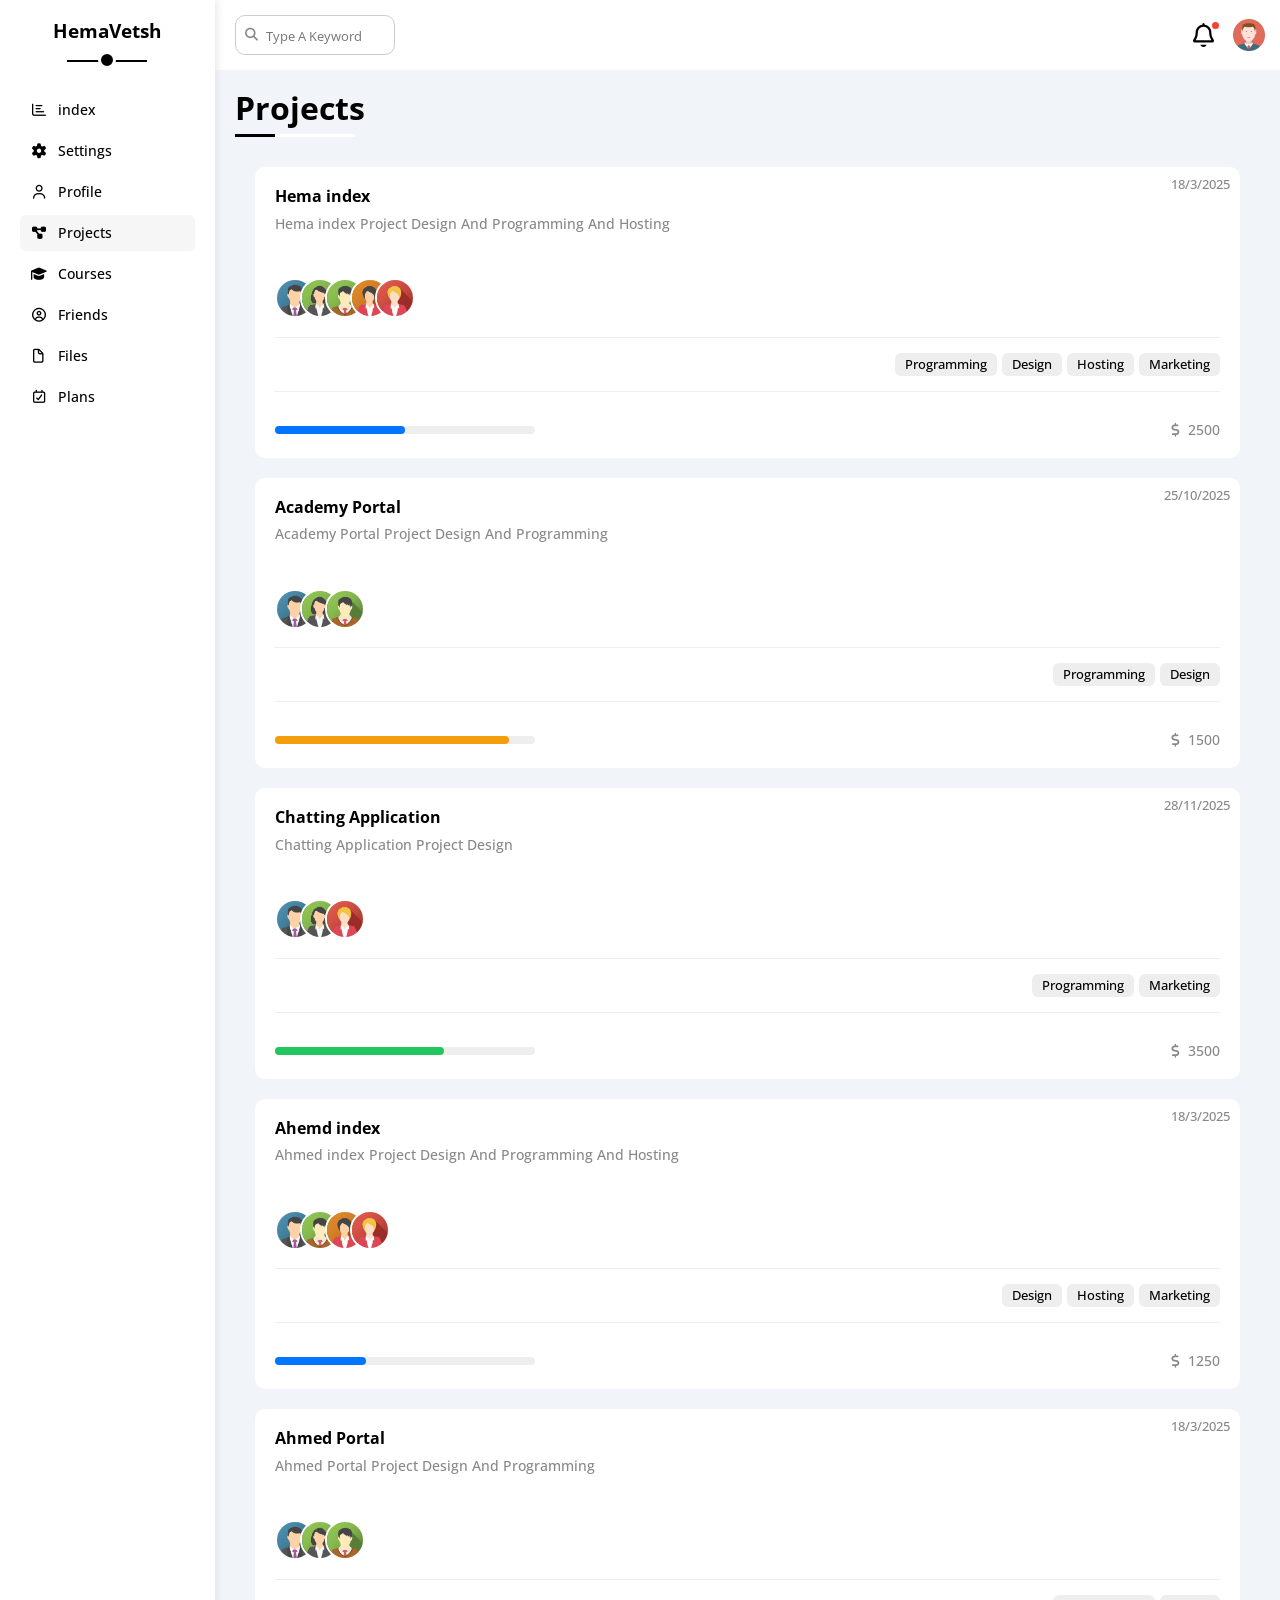
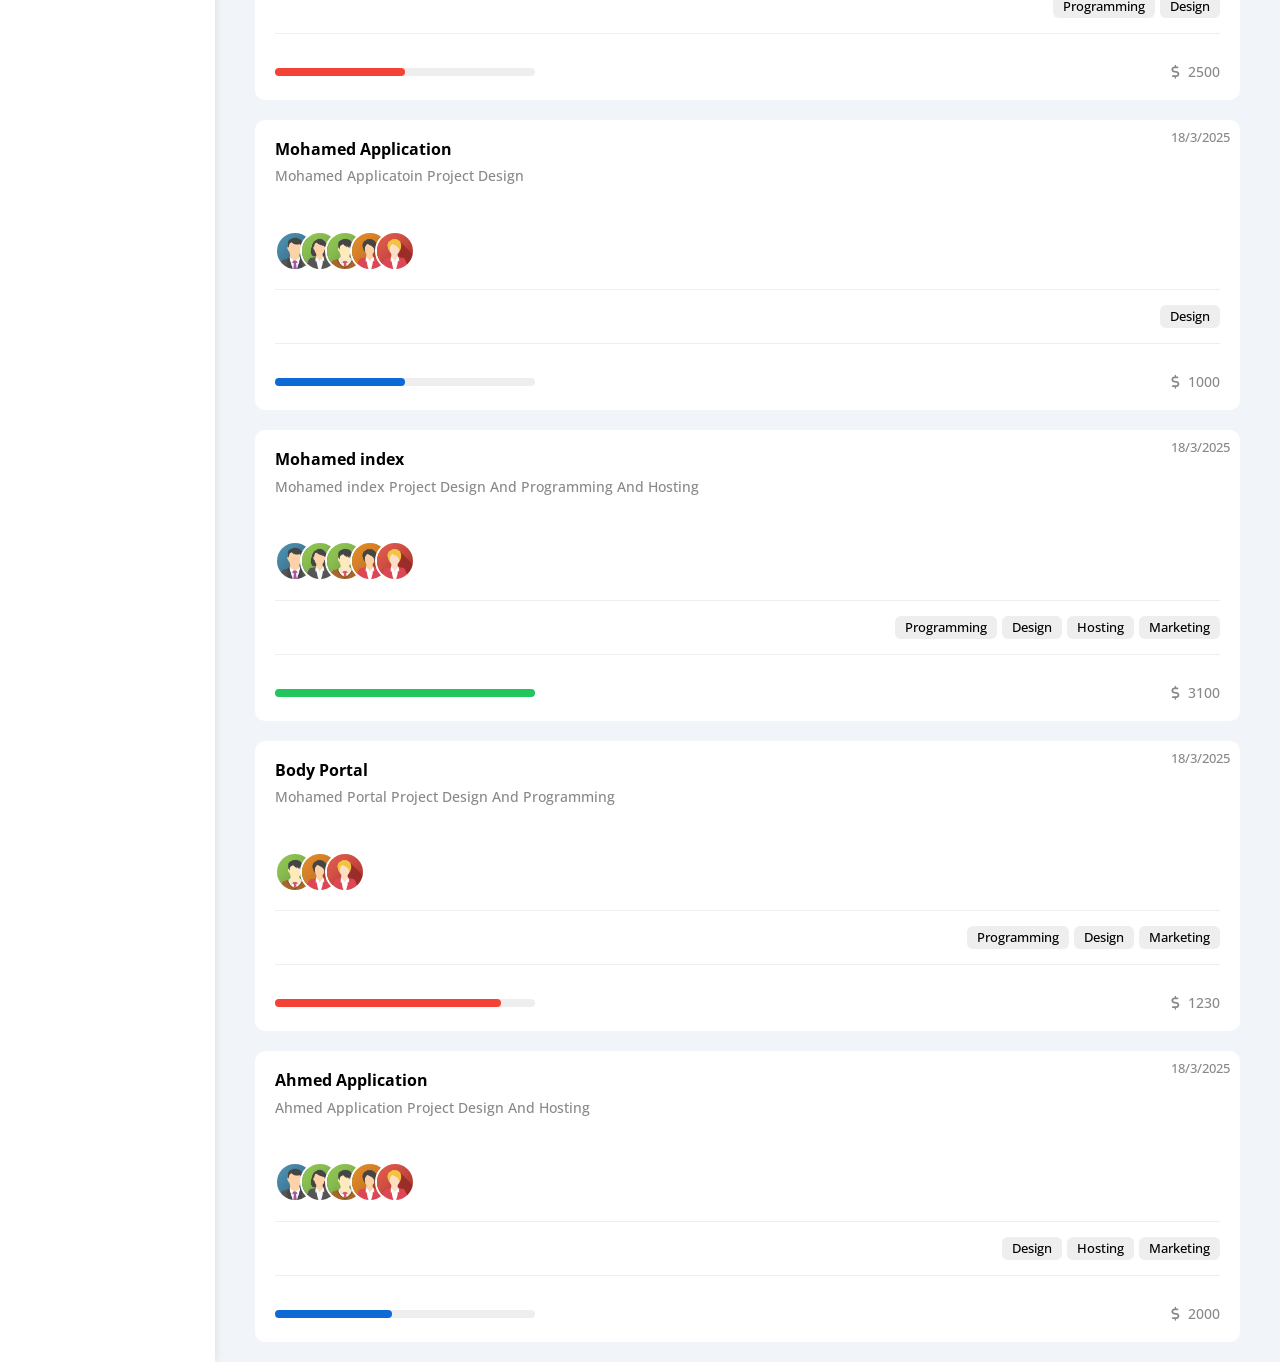
<file: projects.html>
<!DOCTYPE html>
<html lang="en">
  <head>
    <meta charset="UTF-8">
    <meta name="viewport" content="width=device-width, initial-scale=1.0">
    <title>Projects

    </title>
    <!-- Render All Elements Normally -->
    <link rel="stylesheet" href="css/normalize.css">
    <!-- Font Awesome Library -->
    <link rel="stylesheet" href="css/all.min.css">
    <!-- Framework -->
    <link rel="stylesheet" href="css/framework.css">
    <!-- Main File -->
    <link rel="stylesheet" href="css/master.css">
    <!-- Open-Sans Font -->
    <link rel="preconnect" href="https://fonts.googleapis.com">
    <link rel="preconnect" href="https://fonts.gstatic.com" crossorigin>
    <link href="https://fonts.googleapis.com/css2?family=Bai+Jamjuree:ital,wght@0,200;0,300;0,400;0,500;0,600;0,700;1,200;1,300;1,400;1,500;1,600;1,700&family=Big+Shoulders:opsz,wght@10..72,100..900&family=Cairo:wght@200..1000&family=DM+Mono:ital,wght@0,300;0,400;0,500;1,300;1,400;1,500&family=DM+Sans:ital,opsz,wght@0,9..40,100..1000;1,9..40,100..1000&family=Fraunces:ital,opsz,wght@0,9..144,100..900;1,9..144,100..900&family=Hanken+Grotesk:ital,wght@0,100..900;1,100..900&family=Inter:ital,opsz,wght@0,14..32,100..900;1,14..32,100..900&family=Lexend+Deca:wght@100..900&family=Open+Sans:ital,wght@0,300..800;1,300..800&family=Outfit:wght@100..900&family=Public+Sans:ital,wght@0,100..900;1,100..900&family=Rubik:ital,wght@0,300..900;1,300..900&family=Work+Sans:ital,wght@0,100..900;1,100..900&family=Young+Serif&display=swap" rel="stylesheet">
  </head>
  <body>
    <div class="page d-flex">
      <div class="nav-bar bg-white p-20 p-relative">
        <h3 class="mt-0 p-relative txt-c">Hema<span>Vetsh</span></h3>
        <ul>
          <li>
            <a class=" d-flex align-c c-black fs-14 rad-6 p-10" href="index.html">
              <i class="fa-regular fa-chart-bar fa-fw"></i>
              <span>index</span>
            </a>
          </li>
          <li>
            <a class="d-flex align-c c-black fs-14 rad-6 p-10" href="settings.html">
              <i class="fa-solid fa-gear fa-fw"></i>
              <span>Settings</span>
            </a>
          </li>
          <li>
            <a class=" d-flex align-c c-black fs-14 rad-6 p-10" href="profile.html">
              <i class="fa-regular fa-user fa-fw"></i>
              <span>Profile</span>
            </a>
          </li>
          <li>
            <a class="active d-flex align-c c-black fs-14 rad-6 p-10" href="projects.html">
              <i class="fa-solid fa-diagram-project fa-fw"></i>
              <span>Projects</span>
            </a>
          </li>
          <li>
            <a class="d-flex align-c c-black fs-14 rad-6 p-10" href="courses.html">
              <i class="fa-solid fa-graduation-cap fa-fw"></i>
              <span>Courses</span>
            </a>
          </li>
          <li>
            <a class="d-flex align-c c-black fs-14 rad-6 p-10" href="friends.html">
              <i class="fa-regular fa-circle-user fa-fw"></i>
              <span>Friends</span>
            </a>
          </li>
          <li>
            <a class="d-flex align-c c-black fs-14 rad-6 p-10" href="files.html">
              <i class="fa-regular fa-file fa-fw"></i>
              <span>Files</span>
            </a>
          </li>
          <li>
            <a class="d-flex align-c c-black fs-14 rad-6 p-10" href="plans.html">
              <i class="fa-regular fa-calendar-check fa-fw"></i>
              <span>Plans</span>
            </a>
          </li>
        </ul>
      </div>
      <div class="content w-full">
        <!-- Start Head -->
        <div class="head w-full p-15 bg-white between-flex">
          <div class="search p-relative">
            <input class="p-10 rad-10" type="search" placeholder="Type A Keyword">
          </div>
          <div class="icons d-flex align-c">
            <span class="notification p-relative">
              <i class="fa-regular fa-bell fa-xl bell fa-lg"></i>
            </span>
            <img src="imgs/avatar.png" alt="">
          </div>
        </div>
        <!-- End Head -->
        <h1 class="p-relative">Projects</h1>
        <div class="profile-page m-20">
        <!-- Projects Page -->
        <div class="projects-page d-grid m-20 gap-20">
          <!-- Project-->
          <div class="project section-format p-relative">
            <span class=" date c-grey fs-13 p-absolute">18/3/2025</span>
            <h4 class="m-0">Hema index</h4>
            <p class="mt-10 mb-10 fs-14 c-grey">Hema index Project Design And Programming And Hosting</p>
            <div class="team p-relative">
              <a href=""><img src="imgs/team-01.png" alt=""></a>
              <a href=""><img src="imgs/team-02.png" alt=""></a>
              <a href=""><img src="imgs/team-03.png" alt=""></a>
              <a href=""><img src="imgs/team-04.png" alt=""></a>
              <a href=""><img src="imgs/team-05.png" alt=""></a>
            </div>
            <div class="do d-flex mt-15 mb-15 pt-15 pb-15">
              <span class="btn-shape bg-eee fs-13">Programming</span>
              <span class="btn-shape bg-eee fs-13">Design</span>
              <span class="btn-shape bg-eee fs-13">Hosting</span>
              <span class="btn-shape bg-eee fs-13">Marketing</span>
            </div>
            <div class="info d-flex between-flex pt-15">
              <div class="prog p-relative rad-6 bg-eee">
                <span class="p-absolute bg-blue h-full rad-6" style="width: 50%"></span>
              </div>
              <div class="fs-14 c-grey">
                <i class="fa-solid fa-dollar-sign"></i>
                2500
              </div>
            </div>
          </div>
          
          <!-- Project -->
          <div class="project section-format p-relative">
            <span class=" date c-grey fs-13 p-absolute">25/10/2025</span>
            <h4 class="m-0">Academy Portal</h4>
            <p class="mt-10 mb-10 fs-14 c-grey">Academy Portal Project Design And Programming</p>
            <div class="team p-relative">
              <a href=""><img src="imgs/team-01.png" alt=""></a>
              <a href=""><img src="imgs/team-02.png" alt=""></a>
              <a href=""><img src="imgs/team-03.png" alt=""></a>
            </div>
            <div class="do d-flex mt-15 mb-15 pt-15 pb-15">
              <span class="btn-shape bg-eee fs-13">Programming</span>
              <span class="btn-shape bg-eee fs-13">Design</span>
            </div>
            <div class="info d-flex between-flex pt-15">
              <div class="prog p-relative rad-6 bg-eee">
                <span class="p-absolute bg-orange h-full rad-6" style="width: 90%"></span>
              </div>
              <div class="fs-14 c-grey">
                <i class="fa-solid fa-dollar-sign"></i>
                1500
              </div>
            </div>
          </div>

          <!-- Project -->
          <div class="project section-format p-relative">
            <span class=" date c-grey fs-13 p-absolute">28/11/2025</span>
            <h4 class="m-0">Chatting Application</h4>
            <p class="mt-10 mb-10 fs-14 c-grey">Chatting Application Project Design</p>
            <div class="team p-relative">
              <a href=""><img src="imgs/team-01.png" alt=""></a>
              <a href=""><img src="imgs/team-02.png" alt=""></a>
              <a href=""><img src="imgs/team-05.png" alt=""></a>
            </div>
            <div class="do d-flex mt-15 mb-15 pt-15 pb-15">
              <span class="btn-shape bg-eee fs-13">Programming</span>
              <span class="btn-shape bg-eee fs-13">Marketing</span>
            </div>
            <div class="info d-flex between-flex pt-15">
              <div class="prog p-relative rad-6 bg-eee">
                <span class="p-absolute bg-green h-full rad-6" style="width: 65%"></span>
              </div>
              <div class="fs-14 c-grey">
                <i class="fa-solid fa-dollar-sign"></i>
                3500
              </div>
            </div>
          </div>

          <!-- Project -->
          <div class="project section-format p-relative">
            <span class=" date c-grey fs-13 p-absolute">18/3/2025</span>
            <h4 class="m-0">Ahemd index</h4>
            <p class="mt-10 mb-10 fs-14 c-grey">Ahmed index Project Design And Programming And Hosting</p>
            <div class="team p-relative">
              <a href=""><img src="imgs/team-01.png" alt=""></a>
              <a href=""><img src="imgs/team-03.png" alt=""></a>
              <a href=""><img src="imgs/team-04.png" alt=""></a>
              <a href=""><img src="imgs/team-05.png" alt=""></a>
            </div>
            <div class="do d-flex mt-15 mb-15 pt-15 pb-15">
              <span class="btn-shape bg-eee fs-13">Design</span>
              <span class="btn-shape bg-eee fs-13">Hosting</span>
              <span class="btn-shape bg-eee fs-13">Marketing</span>
            </div>
            <div class="info d-flex between-flex pt-15">
              <div class="prog p-relative rad-6 bg-eee">
                <span class="p-absolute bg-blue h-full rad-6" style="width: 35%"></span>
              </div>
              <div class="fs-14 c-grey">
                <i class="fa-solid fa-dollar-sign"></i>
                1250
              </div>
            </div>
          </div>

          <!-- Project -->
          <div class="project section-format p-relative">
            <span class=" date c-grey fs-13 p-absolute">18/3/2025</span>
            <h4 class="m-0">Ahmed Portal</h4>
            <p class="mt-10 mb-10 fs-14 c-grey">Ahmed Portal Project Design And Programming</p>
            <div class="team p-relative">
              <a href=""><img src="imgs/team-01.png" alt=""></a>
              <a href=""><img src="imgs/team-02.png" alt=""></a>
              <a href=""><img src="imgs/team-03.png" alt=""></a>
            </div>
            <div class="do d-flex mt-15 mb-15 pt-15 pb-15">
              <span class="btn-shape bg-eee fs-13">Programming</span>
              <span class="btn-shape bg-eee fs-13">Design</span>
            </div>
            <div class="info d-flex between-flex pt-15">
              <div class="prog p-relative rad-6 bg-eee">
                <span class="p-absolute bg-red h-full rad-6" style="width: 50%"></span>
              </div>
              <div class="fs-14 c-grey">
                <i class="fa-solid fa-dollar-sign"></i>
                2500
              </div>
            </div>
          </div>
          <!-- Project -->
          <div class="project section-format p-relative">
            <span class=" date c-grey fs-13 p-absolute">18/3/2025</span>
            <h4 class="m-0">Mohamed Application</h4>
            <p class="mt-10 mb-10 fs-14 c-grey">Mohamed Applicatoin Project Design</p>
            <div class="team p-relative">
              <a href=""><img src="imgs/team-01.png" alt=""></a>
              <a href=""><img src="imgs/team-02.png" alt=""></a>
              <a href=""><img src="imgs/team-03.png" alt=""></a>
              <a href=""><img src="imgs/team-04.png" alt=""></a>
              <a href=""><img src="imgs/team-05.png" alt=""></a>
            </div>
            <div class="do d-flex mt-15 mb-15 pt-15 pb-15">
              <span class="btn-shape bg-eee fs-13">Design</span>
            </div>
            <div class="info d-flex between-flex pt-15">
              <div class="prog p-relative rad-6 bg-eee">
                <span class="p-absolute bg-alt-blue h-full rad-6" style="width: 50%"></span>
              </div>
              <div class="fs-14 c-grey">
                <i class="fa-solid fa-dollar-sign"></i>
                1000
              </div>
            </div>
          </div>
          <!-- Project -->
          <div class="project section-format p-relative">
            <span class=" date c-grey fs-13 p-absolute">18/3/2025</span>
            <h4 class="m-0">Mohamed index</h4>
            <p class="mt-10 mb-10 fs-14 c-grey">Mohamed index Project Design And Programming And Hosting</p>
            <div class="team p-relative">
              <a href=""><img src="imgs/team-01.png" alt=""></a>
              <a href=""><img src="imgs/team-02.png" alt=""></a>
              <a href=""><img src="imgs/team-03.png" alt=""></a>
              <a href=""><img src="imgs/team-04.png" alt=""></a>
              <a href=""><img src="imgs/team-05.png" alt=""></a>
            </div>
            <div class="do d-flex mt-15 mb-15 pt-15 pb-15">
              <span class="btn-shape bg-eee fs-13">Programming</span>
              <span class="btn-shape bg-eee fs-13">Design</span>
              <span class="btn-shape bg-eee fs-13">Hosting</span>
              <span class="btn-shape bg-eee fs-13">Marketing</span>
            </div>
            <div class="info d-flex between-flex pt-15">
              <div class="prog p-relative rad-6 bg-eee">
                <span class="p-absolute bg-green h-full rad-6" style="width: 100%"></span>
              </div>
              <div class="fs-14 c-grey">
                <i class="fa-solid fa-dollar-sign"></i>
                3100
              </div>
            </div>
          </div>
          <!-- Project -->
          <div class="project section-format p-relative">
            <span class=" date c-grey fs-13 p-absolute">18/3/2025</span>
            <h4 class="m-0">Body Portal</h4>
            <p class="mt-10 mb-10 fs-14 c-grey">Mohamed Portal Project Design And Programming</p>
            <div class="team p-relative">
              <a href=""><img src="imgs/team-03.png" alt=""></a>
              <a href=""><img src="imgs/team-04.png" alt=""></a>
              <a href=""><img src="imgs/team-05.png" alt=""></a>
            </div>
            <div class="do d-flex mt-15 mb-15 pt-15 pb-15">
              <span class="btn-shape bg-eee fs-13">Programming</span>
              <span class="btn-shape bg-eee fs-13">Design</span>
              <span class="btn-shape bg-eee fs-13">Marketing</span>
            </div>
            <div class="info d-flex between-flex pt-15">
              <div class="prog p-relative rad-6 bg-eee">
                <span class="p-absolute bg-red h-full rad-6" style="width: 87%"></span>
              </div>
              <div class="fs-14 c-grey">
                <i class="fa-solid fa-dollar-sign"></i>
                1230
              </div>
            </div>
          </div>
          <!-- Project -->
          <div class="project section-format p-relative">
            <span class=" date c-grey fs-13 p-absolute">18/3/2025</span>
            <h4 class="m-0">Ahmed Application</h4>
            <p class="mt-10 mb-10 fs-14 c-grey">Ahmed Application Project Design And Hosting</p>
            <div class="team p-relative">
              <a href=""><img src="imgs/team-01.png" alt=""></a>
              <a href=""><img src="imgs/team-02.png" alt=""></a>
              <a href=""><img src="imgs/team-03.png" alt=""></a>
              <a href=""><img src="imgs/team-04.png" alt=""></a>
              <a href=""><img src="imgs/team-05.png" alt=""></a>
            </div>
            <div class="do d-flex mt-15 mb-15 pt-15 pb-15">
              <span class="btn-shape bg-eee fs-13">Design</span>
              <span class="btn-shape bg-eee fs-13">Hosting</span>
              <span class="btn-shape bg-eee fs-13">Marketing</span>
            </div>
            <div class="info d-flex between-flex pt-15">
              <div class="prog p-relative rad-6 bg-eee">
                <span class="p-absolute bg-alt-blue h-full rad-6" style="width: 45%"></span>
              </div>
              <div class="fs-14 c-grey">
                <i class="fa-solid fa-dollar-sign"></i>
                2000
              </div>
            </div>
          </div>

        </div>
      </div>
    </div>
  </body>
</html>
</file>
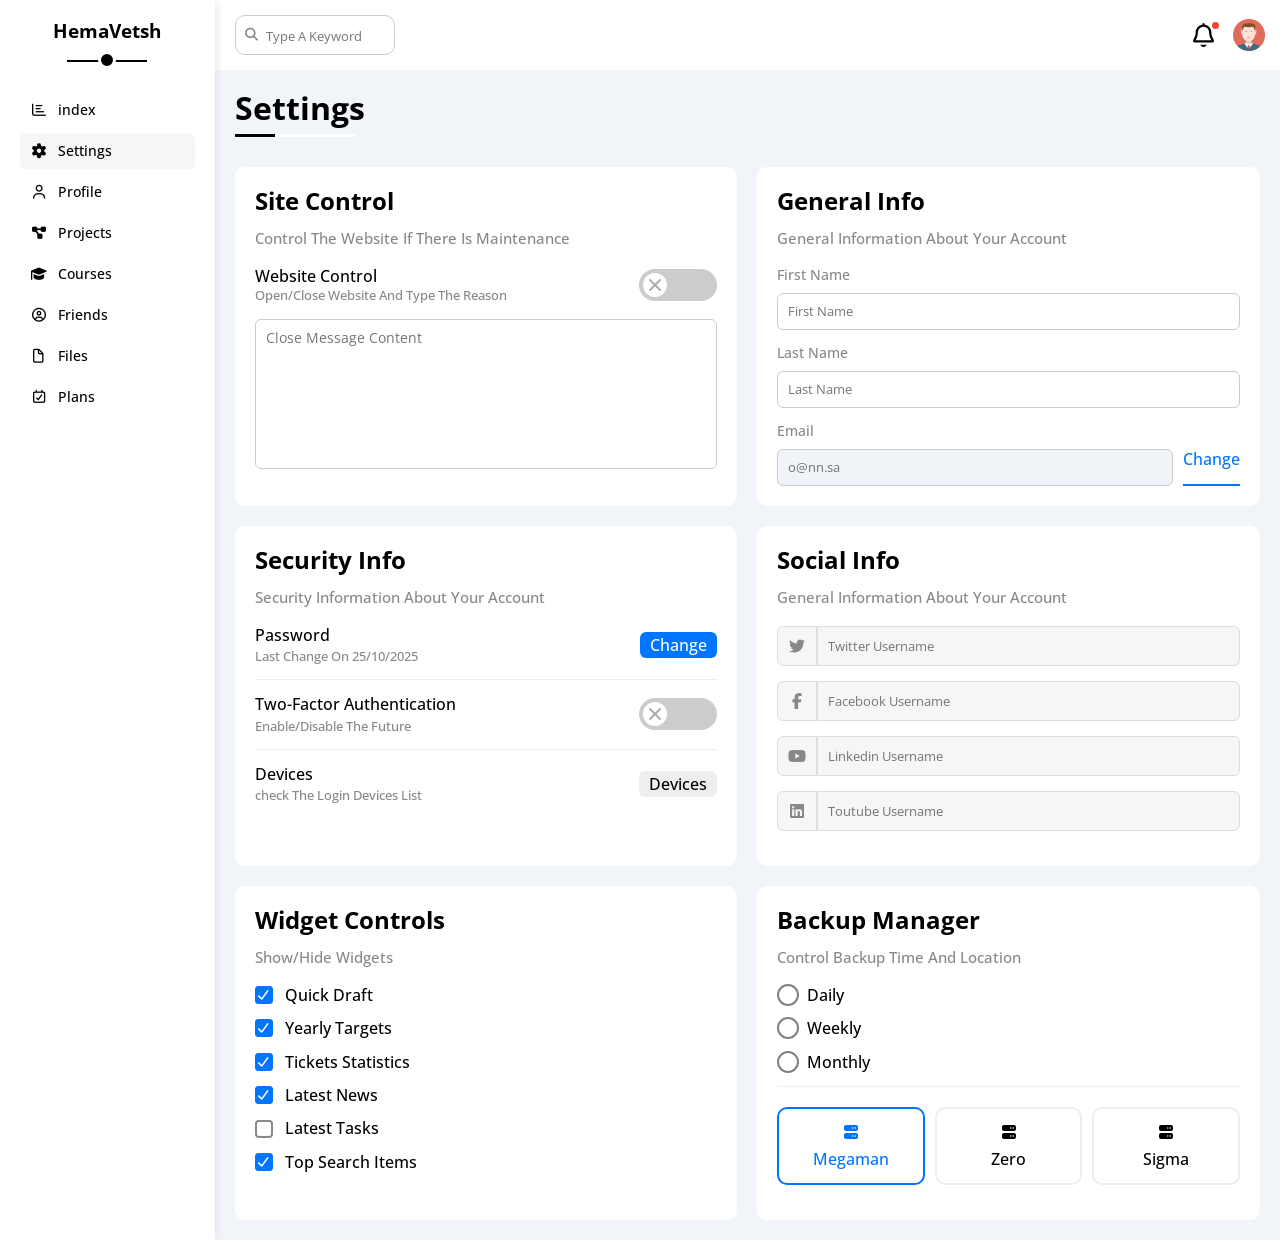
<file: settings.html>
<!DOCTYPE html>
<html lang="en">
  <head>
    <meta charset="UTF-8">
    <meta name="viewport" content="width=device-width, initial-scale=1.0">
    <title>Settings</title>
    <!-- Render All Elements Normally -->
    <link rel="stylesheet" href="css/normalize.css">
    <!-- Font Awesome Library -->
    <link rel="stylesheet" href="css/all.min.css">
    <!-- Framework -->
    <link rel="stylesheet" href="css/framework.css">
    <!-- Main File -->
    <link rel="stylesheet" href="css/master.css">
    <!-- Open-Sans Font -->
    <link rel="preconnect" href="https://fonts.googleapis.com">
    <link rel="preconnect" href="https://fonts.gstatic.com" crossorigin>
    <link href="https://fonts.googleapis.com/css2?family=Bai+Jamjuree:ital,wght@0,200;0,300;0,400;0,500;0,600;0,700;1,200;1,300;1,400;1,500;1,600;1,700&family=Big+Shoulders:opsz,wght@10..72,100..900&family=Cairo:wght@200..1000&family=DM+Mono:ital,wght@0,300;0,400;0,500;1,300;1,400;1,500&family=DM+Sans:ital,opsz,wght@0,9..40,100..1000;1,9..40,100..1000&family=Fraunces:ital,opsz,wght@0,9..144,100..900;1,9..144,100..900&family=Hanken+Grotesk:ital,wght@0,100..900;1,100..900&family=Inter:ital,opsz,wght@0,14..32,100..900;1,14..32,100..900&family=Lexend+Deca:wght@100..900&family=Open+Sans:ital,wght@0,300..800;1,300..800&family=Outfit:wght@100..900&family=Public+Sans:ital,wght@0,100..900;1,100..900&family=Rubik:ital,wght@0,300..900;1,300..900&family=Work+Sans:ital,wght@0,100..900;1,100..900&family=Young+Serif&display=swap" rel="stylesheet">
  </head>
  <body>
    <div class="page d-flex">
      <div class="nav-bar bg-white p-20 p-relative">
        <h3 class="mt-0 p-relative txt-c">Hema<span>Vetsh</span></h3>
        <ul>
          <li>
            <a class=" d-flex align-c c-black fs-14 rad-6 p-10" href="index.html">
              <i class="fa-regular fa-chart-bar fa-fw"></i>
              <span>index</span>
            </a>
          </li>
          <li>
            <a class="active d-flex align-c c-black fs-14 rad-6 p-10" href="settings.html">
              <i class="fa-solid fa-gear fa-fw"></i>
              <span>Settings</span>
            </a>
          </li>
          <li>
            <a class="d-flex align-c c-black fs-14 rad-6 p-10" href="profile.html">
              <i class="fa-regular fa-user fa-fw"></i>
              <span>Profile</span>
            </a>
          </li>
          <li>
            <a class="d-flex align-c c-black fs-14 rad-6 p-10" href="projects.html">
              <i class="fa-solid fa-diagram-project fa-fw"></i>
              <span>Projects</span>
            </a>
          </li>
          <li>
            <a class="d-flex align-c c-black fs-14 rad-6 p-10" href="courses.html">
              <i class="fa-solid fa-graduation-cap fa-fw"></i>
              <span>Courses</span>
            </a>
          </li>
          <li>
            <a class="d-flex align-c c-black fs-14 rad-6 p-10" href="friends.html">
              <i class="fa-regular fa-circle-user fa-fw"></i>
              <span>Friends</span>
            </a>
          </li>
          <li>
            <a class="d-flex align-c c-black fs-14 rad-6 p-10" href="files.html">
              <i class="fa-regular fa-file fa-fw"></i>
              <span>Files</span>
            </a>
          </li>
          <li>
            <a class="d-flex align-c c-black fs-14 rad-6 p-10" href="plans.html">
              <i class="fa-regular fa-calendar-check fa-fw"></i>
              <span>Plans</span>
            </a>
          </li>
        </ul>
      </div>
      <div class="content w-full">
        <!-- Start Head -->
        <div class="head w-full p-15 bg-white between-flex">
          <div class="search p-relative">
            <input class="p-10 rad-10" type="search" placeholder="Type A Keyword">
          </div>
          <div class="icons d-flex align-c">
            <span class="notification p-relative">
              <i class="fa-regular fa-bell fa-xl bell fa-lg"></i>
            </span>
            <img src="imgs/avatar.png" alt="">
          </div>
        </div>
        <!-- End Head -->
        <h1 class="p-relative">Settings</h1>
        <!-- Start Settings Page -->
        <div class="settings-page d-grid m-20 gap-20">
          <!-- Site Control -->
          <div class="site-control section-format ">
            <h2 class="mt-0 mb-10">Site Control</h2>
            <p class="fs-15 c-grey mb-20">Control The Website If There Is Maintenance</p>
            <div class="between-flex mb-15">
              <div class="info">
                <span class="fs-16 c-black d-block">Website Control</span>
                <span class="fs-13 c-grey mt-5">Open/Close Website And Type The Reason</span>
              </div>
              <div>
                <label for="hema">
                  <input id="hema" class="toggle-checkbox" type="checkbox">
                  <div class="toggle-switch"></div>
                </label>
              </div>
            </div>
            <textarea class="close-message b-none b-ccc p-10 rad-6 d-block w-full" placeholder="Close Message Content"></textarea>
          </div>
          <!-- End Site Control -->
          <!-- General Info -->
          <div class="general-info section-format">
            <h2 class="mt-0 mb-10">General Info</h2>
            <p class="fs-15 c-grey mb-20">General Information About Your Account</p>
            <div class="mb-15">
              <label class="mb-10 fs-14 d-block c-grey" for="first-name">First Name</label>
              <input class=" first d-block w-full b-ccc p-10 rad-6 fs-13" id="first-name" type="text" placeholder="First Name">
            </div>
            <div class="mb-15">
              <label class="mb-10 fs-14 d-block c-grey" for="last">Last Name</label>
              <input class="last d-block w-full b-ccc p-10 rad-6 fs-13" id="last" type="text" placeholder="Last Name">
            </div>
            <div>
              <div class="trick">
                <div class="flex-1">
                  <label class="mb-10 fs-14 d-block c-grey" for="email">Email</label>
                  <input class="email d-block w-full b-ccc p-10 rad-6 fs-13 mr-10" id="email" type="email" placeholder="o@nn.sa" disabled>
                </div>
                <a class="c-blue fs-16 ml-10" href="#" >Change</a>
              </div>
            </div>
          </div>
            <!-- Security Info -->
            <div class="security-info section-format">
              <h2 class="mt-0 mb-10">Security Info</h2>
              <p class="fs-15 c-grey mb-20">Security Information About Your Account</p>
              <!-- Section -->
              <div class="password between-flex mb-15 pb-15">
                <div class="info">
                  <span>Password</span>
                  <span class="fs-13 d-block c-grey mt-5">Last Change On 25/10/2025</span>
                </div>
                <a class="bg-blue c-white btn-shape fs-16" href="#">Change</a>
              </div>
              <!-- Section -->
              <div class="between-flex mb-15 pb-15">
                <div class="info">
                  <span>Two-Factor Authentication</span>
                  <span class="fs-13 d-block c-grey mt-5">Enable/Disable The Future</span>
                </div>
                <div>
                  <label for="body">
                    <input id="body" class="toggle-checkbox" type="checkbox">
                    <div class="toggle-switch"></div>
                  </label>
                </div>
              </div>
              <!-- Section -->
              <div class="between-flex mb-15 pb-15">
                <div class="info">
                  <span>Devices</span>
                  <span class="fs-13 d-block c-grey mt-5">check The Login Devices List</span>
                </div>
                <a class="btn-shape c-black bg-eee" href="#">Devices</a>
              </div>
            </div>
          <!-- End Security Info -->
          <!-- Start Social Info -->
          <div class="social-info section-format">
            <h2 class="mt-0 mb-10">Social Info</h2>
            <p class="fs-15 c-grey mb-20">General Information About Your Account</p>
            <div class="input-field d-flex align-c mb-15">
              <i class="fa-brands fa-twitter c-grey ideal-flex"></i>
              <input class="fs-13 pl-10" type="text" placeholder="Twitter Username">
            </div>
            <div class="input-field d-flex align-c mb-15">
              <i class="fa-brands fa-facebook-f c-grey ideal-flex"></i>
              <input class="fs-13 pl-10" type="text" placeholder="Facebook Username">
            </div>
            <div class="input-field d-flex align-c mb-15">
              <i class="fa-brands fa-youtube c-grey ideal-flex"></i>
              <input class="fs-13 pl-10" type="text" placeholder="Linkedin Username">
            </div>
            <div class="input-field d-flex align-c mb-15">
              <i class="fa-brands fa-linkedin c-grey ideal-flex"></i>
              <input class="fs-13 pl-10" type="text" placeholder="Toutube Username">
            </div>
          </div>
          <!-- End Social Info -->
          <!-- Start Widget Control -->
          <div class="widgets-control section-format">
            <h2 class="mt-0 mb-10">Widget Controls</h2>
            <p class="fs-15 c-grey mb-20">Show/Hide Widgets</p>
            <div class="control d-flex align-c">
              <input type="checkbox" name="" id="first" checked>
              <label for="first">Quick Draft</label>
            </div>
            <div class="control d-flex align-c">
              <input type="checkbox" name="" id="second" checked>
              <label for="first">Yearly Targets</label>
            </div>
            <div class="control d-flex align-c">
              <input type="checkbox" name="" id="third" checked>
              <label for="third">Tickets Statistics</label>
            </div>
            <div class="control d-flex align-c">
              <input type="checkbox" name="" id="fourth" checked>
              <label for="fourth">Latest News</label>
            </div>
            <div class="control d-flex align-c">
              <input type="checkbox" name="" id="fifth">
              <label for="fifth">Latest Tasks</label>
            </div>
            <div class="control d-flex align-c">
              <input type="checkbox" name="" id="sixth" checked>
              <label for="sixth">Top Search Items</label>
            </div>
          </div>
          <!-- End Widget Control -->
          <!-- Start Backup Manager -->
          <div class="backup-manager section-format">
            <h2 class="mt-0 mb-10">Backup Manager</h2>
            <p class="fs-15 c-grey mb-20">Control Backup Time And Location</p>
            <!-- section -->
            <div class="radio d-flex align-c mb-15">
              <input type="radio" name="time" id="daily">
              <label for="daily">Daily</label>
            </div>
            <div class="radio d-flex align-c mb-15">
              <input type="radio" name="time" id="weekly">
              <label for="weekly">Weekly</label>
            </div>
            <div class="radio d-flex align-c mb-15">
              <input type="radio" name="time" id="monthly">
              <label for="monthly">Monthly</label>
            </div>
            <!-- section -->
            <div class="servers pt-20 d-flex align-c">
              <input type="radio" name="server" id="megaman" checked>
              <div class="server txt-c w-full">
                <label for="megaman" class="d-block m-15">
                  <i class="fa-solid fa-server d-block w-full mb-10 "></i>
                  Megaman
                </label>
              </div>
              <input type="radio" name="server" id="zero">
              <div class="server txt-c w-full">
                <label for="zero" class="d-block m-15">
                  <i class="fa-solid fa-server d-block w-full mb-10 "></i>
                  Zero
                </label>
              </div>
              <input type="radio" name="server" id="sigma">
              <div class="server txt-c w-full">
                <label for="sigma" class="d-block m-15">
                  <i class="fa-solid fa-server d-block w-full mb-10 "></i>
                  Sigma
                </label>
              </div>
            </div>
          </div> 
          <!-- End Backup Manager -->
        </div>
      </div>
    </div>
  </body>
</html>
</file>
<file: css/framework.css>
:root {
  /* Main Colors */
  --blue-color: #0075ff;
  --blue-alt-color: #0d69d5;
  --orange-color: #f59e0b;
  --green-color: #22c55e;
  --red-color: #f44336;
  --grey-color: #888;
  --main-transition: 0.3s;
}
/* Start Dimensions */
.w-full {
  width: 100%;
}
.w-fit {
  width: fit-content;
}
.h-full {
  height: 100%;
}
/* Start Box */
.ovr-hidden {
  overflow: hidden;
}
.d-block {
  display: block;
}
@media (max-width: 767px) {
  .block-mobile {
    display: block !important;
  }
}
.d-flex {
  display: flex;
}
@media (max-width: 767px) {
  .f-column-mobile {
    flex-direction: column;
    text-align: center;
  }
}
.flex-1 {
  flex: 1;
}
.f-wrap {
  flex-wrap: wrap;
}
.align-c {
  align-items: center;
}
.justify-c {
  justify-content: center;
}
.space-between {
  justify-content: space-between;
}
.d-grid {
  display: grid;
}
.gap-20 {
  gap: 20px
}
/* Start Position */
.p-relative {
  position: relative;
}
.p-absolute {
  position: absolute;
}
@media (max-width: 767px) {
  .hide-mobile {
    display: none;
  }
}
/* Start Padding + Margin */
.p-5 {
  padding: 5px;
}
.p-10 {
  padding: 10px;
}
.p-15 {
  padding: 15px;
}
.p-20 {
  padding: 20px;
}
.pt-10 {
  padding-top: 10px;
}
.pt-15 {
  padding-top: 15px;
}
.pt-20 {
  padding-top: 20px;
}
.pb-10 {
  padding-bottom: 10px;
}
.pb-15 {
  padding-bottom: 15px;
}
.pb-20 {
  padding-bottom: 20px;
}
.pl-10 {
  padding-left: 10px;
}
.pl-15 {
  padding-left: 15px;
}
.m-auto {
  margin-left: auto;
  margin-right: auto;
}
.m-0 {
  margin: 0
}
.m-20 {
  margin: 20px;
}
.mt-0 {
  margin-top: 0;
}
.mt-5 {
  margin-top: 5px;
}
.mt-10 {
  margin-top: 10px;
}
.mt-15 {
  margin-top: 15px;
}
.mt-20 {
  margin-top: 20px;
}
.mr-5 {
  margin-right: 5px;
}
.mr-10 {
  margin-right: 10px;
}
.mr-15 {
  margin-right: 15px;
}
.mb-5 {
  margin-bottom: 5px;
}
.mb-6 {
  margin-bottom: 6px;
}
.mb-10 {
  margin-bottom: 10px;
}
.mb-15 {
  margin-bottom: 15px;
}
.mb-20 {
  margin-bottom: 20px;
}
.ml-10 {
  margin-left: 10px;
}
/* Start Color */
.bg-white {
  background-color: white;
}
.bg-eee {
  background-color: #eee;
}
.bg-blue {
  background-color: var(--blue-color);
}
.bg-alt-blue {
  background-color: var(--blue-alt-color);
}
.bg-orange {
  background-color: var(--orange-color);
}
.bg-green {
  background-color: var(--green-color);
}
.bg-red {
  background-color: var(--red-color);
}
.c-white {
  color: white;
}
.c-black {
  color: black;
}
.c-grey {
  color: var(--grey-color);
}
.c-eee {
  color: #eee;
}
.c-blue {
  color: var(--blue-color);
}
.c-orange {
  color: var(--orange-color);
}
.c-green {
  color: var(--green-color);
}
.c-red {
  color: var(--red-color);
}
/* Start Text */
.txt-c {
  text-align: center;
}
.fs-10 {
  font-size: 10px;
}
.fs-13 {
  font-size: 13px;
}
.fs-14 {
  font-size: 14px;
}
.fs-15 {
  font-size: 15px;
}
.fs-16 {
  font-size: 16px;
}
.fs-25 {
  font-size: 25px;
}
.fs-40 {
  font-size: 40px;
}
.fw-bold {
  font-weight: bold;
}
/* Start Border */
.b-none {
  border: none;
}
.bl-15 {
  border-left: 15px;
}
.rad-half {
  border-radius: 50%;
}
.rad-6 {
  border-radius: 6px;
}
.rad-10 {
  border-radius: 10px;
}
.b-none {
  border: none;
}
.b-ccc {
  border: 1px solid #ccc;
}
.b-eee {
  border: 1px solid #eee;
}
@media (max-width: 767px) {
  .txt-c-mobile {
    text-align: center;
  }
}
/* Start Components */
.between-flex {
  display: flex;
  align-items: center;
  justify-content: space-between;
}
.ideal-flex {
  display: flex;
  justify-content: center;
  align-items: center;
}
.v-centering {
  top: 50%;
  transform: translateY(-50%);
}
.h-centering {
  left: 50%;
  transform: translatex(-50%); 
}
.btn-shape {
  border-radius: 6px; 
  padding: 4px 10px;
}
.section-format {
  border-radius: 10px;
  background-color: white;
  padding: 20px;
}
.files-section-format {
  border-radius: 10px;
  background-color: white;
  padding: 10px;
}
</file>
<file: css/master.css>
:root {
  /* Main Colors */
  --blue-color: #0075ff;
  --blue-alt-color: #0d69d5;
  --orange-color: #f59e0b;
  --green-color: #22c55e;
  --red-color: #f44336;
  --grey-color: #888;
  --main-transition: 0.3s;
}
* {
  box-sizing: border-box;
}
body {
  font-family: "Open Sans", sans-serif;
  font-weight: 500;
  margin: 0;
  padding: 0;
}
*:focus {
  outline: none;
}
a {
  text-decoration: none;
}
ul {
  list-style: none;
  padding: 0;
  margin: 0;
}
::-webkit-scrollbar {
  width: 15px;
}
::-webkit-scrollbar-track {
  background-color: white;
}
::-webkit-scrollbar-thumb {
  background-color: var(--blue-color);
}
::-webkit-scrollbar-thumb:hover {
  background-color: var(--blue-alt-color);
}
/* Global Components */
.page {
  background-color: #f1f5f9;
  min-height: 100vh;
}
/* Nav-bar */
.nav-bar {
  width: 250px;
  box-shadow: 0 0 10px #ddd;
}
.nav-bar > h3 {
  margin-bottom: 50px;
}
.nav-bar > h3::before,
.nav-bar > h3::after {
  content: '';
  position: absolute;
  left: 50%;
  transform: translatex(-50%);
  background-color: black;
}
.nav-bar > h3::before {
  width: 80px;
  height: 2px;
  bottom: -20px;
}
.nav-bar > h3::after {
  width: 12px;
  height: 12px;
  border-radius: 50%;
  bottom: -27px;
  border: 3px solid white;
}
.nav-bar ul li  {
  
}
.nav-bar ul li a {
  transition: .3s;
  margin-bottom: 5px;
  position: relative;
  overflow: hidden;
}
.nav-bar ul li a::before {
  content: '';
  position: absolute;
  height: 3px;
  width: 100%;
  left: -100%;
  bottom: 0;
  background-color: black;
  transition: var(--main-transition);
}
.nav-bar ul li a.active, 
.nav-bar ul li a:hover {
  background-color: #f6f6f6
}
.nav-bar ul li a:hover::before {
  left: 0
}
.nav-bar ul li a span {
  font-size: 14px;
  margin-left: 10px;
}
@media (max-width: 767px) {
  .nav-bar {
    width: 58px;
    padding: 10px
  }
  .nav-bar > h3 {
    font-size: 13px;
    margin-bottom: 15px;
  }
  .nav-bar > h3::before,
  .nav-bar > h3::after,
  .nav-bar ul li a span {
    display: none;
  }
  .nav-bar > h3 span {
    display: block;
  }
}
/* Toggle-switch */
label .toggle-checkbox {
  -webkit-appearance: none;
  appearance: none;
  display: none;
}
label .toggle-switch {
  position: relative;
  width: 78px;
  height: 32px;
  background-color: #ccc;
  border-radius: 16px;
  cursor: pointer;
  transition: var(--main-transition);
}
label .toggle-switch::before {
  content: '\f00d';
  font-family: "Font Awesome 5 Free";
  font-weight: 900;
  height: 24px;
  width: 24px;
  background-color: white;
  color: #aaa;
  border-radius: 50%;
  position: absolute;
  top: 4px;
  left: 4px;
  display: flex;
  justify-content: center;
  align-items: center;
  transition: var(--main-transition);
}
.toggle-checkbox:checked + .toggle-switch {
  background-color: var(--blue-color);
}
.toggle-checkbox:checked + .toggle-switch::before {
  content: "\f00c";
  left: 50px;
  color: var(--blue-color);
}
/* Start Content */
.content {
  overflow-x: hidden;
}
/* Head */
.head .search input {
  padding-left: 30px;
  border: 1px solid #ccc;
  margin-left: 5px;
  width: 160px;
  border-image: none;
  transition: width var(--main-transition);
}
.head .search::before {
  content: '\f002';
  font-family: "Font Awesome 5 Free";
  font-weight: 900;
  color: var(--grey-color);
  position: absolute;
  left: 15px;
  top: 50%;
  font-size: 13px;
  transform: translateY(-50%);
}
.head input::placeholder{
  transition: var(--main-transition);
  font-size: 13px;
}
.head input:focus {
  width: 200px
}
.head input:focus::placeholder{
  opacity: 0;
}
.head .icons .notification::before {
  content: '';
  width: 7px;
  height: 7px;
  border-radius: 50%;
  position: absolute;
  background-color: var(--red-color);
  top: -4px;
  right: -1px;
}
.head .icons img {
  width: 32px;
  height: 32px;
  margin-left: 15px;
}
.content > h1 {
  margin: 20px 20px 40px;
}
.content > h1::before,
.content > h1::after {
  content: '';
  position: absolute;
  height: 3px;
  bottom: -10px;
  left: 0;
}
.content > h1::before {
  background-color: white;
  width: 120px;
}
.content > h1::after {
  background-color: black;
  width: 40px;
}
/* End Global Components */
/* Start index Page */
/* Wrapper */
.wrapper {
  grid-template-columns: repeat(auto-fill, minmax(450px, 1fr));
  margin-right: 20px;
  margin-left: 20px;
  margin-bottom: 20px;
}
@media (max-width: 767px) {
  .wrapper {
    grid-template-columns: minmax(200px, 1fr);
    margin-right: 10px;
    margin-left: 10px;
  }
}
/* Welcome Card */
.welcome .intro img {
  width: 200px;
  margin-bottom: -10px;
}
@media (max-width: 767px) {
  .welcome .intro {
    padding-bottom: 30px;
  }
}
.welcome > img {
  width: 64px;
  height: 64px;
  position: relative;
  margin-left: 15px;
  margin-top: -32px;
  border: 2px solid white;
  border-radius: 50%;
  box-shadow: rgb(221, 221, 221) 0px 0px 5px;
  padding: 2px;
}
@media (max-width: 767px) {
  .welcome > img {
    margin-left: 0;
  }
}
.welcome .body {
  border-top: 1px solid #eee;
  border-bottom: 1px solid #eee;
}
.welcome .body div {
  flex: 1;
}
.welcome .body div:not(:last-child) {
  margin-bottom: 20px;
}
.welcome a {
  margin: 0 15px 15px auto;
  transition: var(--main-transition);
}
.welcome a:hover {
  background-color: var(--blue-alt-color);
}
/* Quick Draft */
.quick-draft form textarea {
  min-height: 180px;
  resize: none;
}
.quick-draft form .save {
  margin-left: auto;
  cursor: pointer;
  transition: var(--main-transition);
}
.quick-draft form .save:hover {
  background-color: var(--blue-alt-color);
}
/* Yearly Targets */
.yearly-targets .targer-row {
  margin-bottom: 15px;
}
.yearly-targets .icon {
  width: 80px;
  height: 80px;
  margin-right: 15px;
}
.yearly-targets .details {
  flex: 1;
}
.yearly-targets .details .progress {
  height: 4px;
} 
.yearly-targets .details .progress > span {
  height: 100%;
  position: relative;
}
.yearly-targets .details .progress > span span {
  position: absolute;
  bottom: 16px;
  right: -16px;
  font-size: 13px;
  padding: 2px 5px;
  border-radius: 6px;
}
.yearly-targets .details .progress > span span::after {
  content: '';
  position: absolute;
  border-color: transparent;
  border-width: 5px;
  border-style: solid;
  bottom: -11px;
  left: 50%;
  transform: translatex(-50%);
}
@media (max-width: 767px) {
  .yearly-targets .details .progress > span span {
    right: -30px;
    transform: rotate(35deg);
  }
}
.yearly-targets .details .progress > span .blue::after {
  border-top-color: var(--blue-color);
}
.yearly-targets .details .progress > span .orange::after {
  border-top-color: var(--orange-color);
}
.yearly-targets .details .progress > span .green::after {
  border-top-color: var(--green-color);
}
.blue .icon,
.blue .progress {
    background-color: rgb(0 117 255 / 20%);
}
.orange .icon,
.orange .progress {
    background-color: rgb(245 158 11 / 20%);
}
.green .icon,
.green .progress {
    background-color: rgb(34 197 94 / 20%);
}
/* Tickets Statistics */
.ticket .box {
  width: calc(50% - 10px);
  border: 1px solid #ccc;
}
@media (max-width: 767px) {
  .ticket .box {
    width: 100%
  }
}
/* Latest News */
.latest-news {
}
@media (max-width: 767px) {
  .latest-news .news-row  {
    gap: 15px
  }
}
.latest-news .news-row:not(:last-child) {
  border-bottom: 1px solid #ddd;
}
.latest-news .news-row  img {
  width: 100px;
  border-radius: 6px;
}
@media (max-width: 767px) {
  .latest-news .news-row  img {
    margin: 0;
  }
}
.latest-news .news-row  .info {
  flex: 1;
}
.latest-news .news-row .label {
  padding: 4px 10px;
}
/* Latest Tasks */
.latest-tasks .task-row:not(:last-child) {
  border-bottom: 1px solid #ddd;
}
.latest-tasks .task-row:nth-child(4) h3, 
.latest-tasks .task-row:nth-child(4) p {
  text-decoration: line-through;
}
.latest-tasks .task-row:nth-child(4) {
  opacity: .3;
}
/* Latest Uploads */
.latest-uploads ul li:not(:last-child) {
  border-bottom: 1px solid #eee;
}
.latest-uploads ul li img {
  width: 40px;
  height: 40px;
}
/* Project Progress */
.project-progress ul {
  position: relative;
}
.project-progress ul::before {
  content: '';
  position: absolute;
  height: 100%;
  width: 2px;
  background-color: var(--blue-color);
  left: 11px;
}
.project-progress ul li {
  margin-top: 25px;
}
.project-progress ul li::before {
  content: '';
  display: block;
  width: 20px;
  height: 20px;
  border-radius: 50%;
  margin-right: 15px;
  outline: 2px solid var(--blue-color);
  border: 2px solid white;
  z-index: 1;
}
.project-progress ul li.done::before {
  background-color: var(--blue-color);
}
.project-progress ul li.none::before {
  background-color: white;
}
.project-progress ul li.still::before {
  animation: filling 1.5s infinite;
}
.project-progress > img {
  width: 160px;
  bottom: 0;
  right: 0;
  opacity: 0.1;
}
/* Start Reminders */
.reminders ul li {
  margin-top: 15px;
}
.reminders ul li span.key {
  width: 15px;
  height: 15px;
}
.reminders ul li > div {
  border-color: transparent;
  border-width: 2px;
  border-style: solid;
}
.reminders ul li > .blue {
  border-left-color: var(--blue-color);
}
.reminders ul li > .green {
  border-left-color: var(--green-color);
}
.reminders ul li > .orange {
  border-left-color: var(--orange-color);
}
.reminders ul li > .red {
  border-left-color: var(--red-color);
}
/* Start Latest Post */
.latest-post .top img {
  width: 48px;
  height: 48px;
}
.latest-post .post-content {
  padding: 20px 0;
  margin: 20px 0;
  border-top: 1px solid #eee;
  border-bottom: 1px solid #eee;
  text-transform: capitalize;
  line-height: 1.8;
  font-size: 16px;
}
/* Start Social */
.social-media .box {
  padding-left: 60px;
  margin-bottom: 15px;
}
.social-media .box i {
  position: absolute;
  left: 0;
  top: 0;
  width: 52px;
  font-size: 32px;
  transition: var(--main-transition);
}
.social-media .box i:hover {
  transform: rotate(5deg);
}
.social-media .twitter {
  color: #1da1f2;
  background-color: rgb(29 161 242 / 20%);
}
.social-media .twitter i, 
.social-media .twitter a {
  background-color: #1da1f2;
}
.social-media .facebook {
  color: #1877f2;
  background-color: rgb(24 119 242 / 20%);
}
.social-media .facebook i, 
.social-media .facebook a {
  background-color: #1877f2;
}
.social-media .youtube {
  color: #ff0000;
  background-color: rgb(255 0 0 / 20%);
}
.social-media .youtube i, 
.social-media .youtube a {
  background-color: #ff0000;
}
.social-media .linkedin {
  color: #0a66c2;
  background-color: rgb(10 102 194 / 20%);
}
.social-media .linkedin i, 
.social-media .linkedin a {
  background-color: #0a66c2;
}
/* Start Project Table */
.project-table {
  margin-right: 20px;
  margin-left: 20px;
  margin-bottom: 20px;
}
.responsive-table {
  overflow-x: auto;
}
table {
  min-width: 1000px;
  border-spacing: 0;
}
table thead th {
  background-color: #eee;
  text-align: left;
}
table td, th {
  padding: 15px;
  border-spacing: 0;
  transition: var(--main-transition);
}
table td {
  border-left: 1px solid #eee;
  border-bottom: 1px solid #eee;
}
table td:last-child {
  border-right: 1px solid #eee;
}
table tbody tr:hover td {
  background-color: #FaF7F7;
}
table img {
  width: 32px;
  height: 32px;
  border-radius: 50%;
  background-color: white;
  padding: 2px
}
table img:not(:first-child) {
  margin-left: -20px
}
table .label {
  font-size: 13px;
}
/* End Content */
/* End index Page */
/* Start Settings Page */
.settings-page {
  display: grid;
  grid-template-columns: repeat(auto-fill, minmax(500px, 1fr));
}

@media (max-width: 767px) {
  .settings-page {
    grid-template-columns: minmax(100px, 1fr);
    margin-left: 10px;
    margin-right: 10px;
  }
}
.settings-page .close-message {
  min-height: 150px;
  resize: none;
  font-size: 14px;
}
/* General Info */
.general-info .trick {
  display: flex;
  align-items: flex-end;
}
.general-info .email {
  cursor: no-drop;
  background-color: #f0f4f8;
  color: #bbb;
}
.general-info a {
  position: relative;
  overflow: hidden;
  height: 36px;
}
.general-info a::before {
  content: '';
  position: absolute;
  width: 100%;
  height: 2px;
  background-color: var(--blue-color);
  bottom: 0px;
  left: 0;
  z-index: 1;
  animation: trick 1s linear infinite;
}
/* Security Info */
.security-info > div:not(:last-child) {
  border-bottom: 1px solid #eee;
}
.security-info > div.password a {
  transition: var(--main-transition);
}
.security-info > div.password a:hover {
  background-color: var(--blue-alt-color);
}
/* Social Info */
.social-info .input-field {
  display: flex;
  align-items: center;
}
.social-info .input-field i {
  width: 40px;
  height: 40px;
  background-color: #f6f6f6;
  border: 1px solid #ddd;
  border-radius: 6px 0 0 6px;
  transition: var(--main-transition);
}
.social-info .input-field input {
  height: 40px;
  flex: 1;
  border: none;
  border: 1px solid #ddd;
  border-radius: 0 6px 6px 0;
  background-color: #f6f6f6;
}
.social-info .input-field input::placeholder {
  transition: var(--main-transition);
}
.social-info .input-field input:focus::placeholder {
  opacity: 0;
}
.social-info .input-field:focus-within i {
  color: black;
}
/* Widgets Control */
.widgets-control input[type="checkbox"] {
  -webkit-appearance: none;
  appearance: none;
}
.widgets-control .control {
  margin-bottom: 15px;
}
.widgets-control .control label {
  position: relative;
  padding-left: 30px;
  cursor: pointer;
}
.widgets-control .control label::before,
.widgets-control .control label::after {
  position: absolute;
  left: 0;
  top: 50%;
  margin-top: -9px;
  border-radius: 4px;
  display: flex;
  justify-content:center;
  align-items: center;
}
.widgets-control .control label::before {
  content: '';
  width: 14px;
  height: 14px;
  border: 2px solid var(--grey-color);
}
.widgets-control .control label::after {
  content: '\f00c';
  font-family: "Font Awesome 5 Free";
  font-weight: 900;
  width: 18px;
  height: 18px;
  font-size: 12px;
  color: white;
  background-color: var(--blue-color);
  transition: var(--main-transition);
  scale: 0;
  transform: rotate(360deg);
}
.widgets-control .control input[type="checkbox"]:checked + label::after {
  scale: 1;
}
/* Backup Manager */
.backup-manager .radio input[type="radio"] {
  display: none;
}
.backup-manager .radio label {
  padding-left: 30px;
  position: relative;
  cursor: pointer;
}
.backup-manager .radio label::before, 
.backup-manager .radio label::after {
  content: '';
  position: absolute;
  top: 50%;
  border-radius: 50%;
  transition: var(--main-transition);
}
.backup-manager .radio label::before {
  transform: translateY(-50%);
  left: 0;
  width: 18px;
  height: 18px;
  border: 2px solid grey;
}
.backup-manager .radio label::after {
  left: 5px;
  transform: translateY(-49%);
  width: 12px;
  height: 12px;
  background-color: var(--blue-color);
  scale: 0;
}
.backup-manager .radio input[type="radio"]:checked + label::before {
  border-color: var(--blue-color);
}
.backup-manager .radio input[type="radio"]:checked + label::after {
  scale: 1;
}
/* Servers section */
@media (max-width: 767px) {
  .servers {
    flex-wrap: wrap
  }
}
.servers {
  gap: 10px;
  border-top: 1px solid #eee;
}
.servers input[type="radio"] {
  display: none;
}
.servers .server {
  position: relative;
  text-align: center;
  padding: 15px;
  margin-bottom: 15px;
  border: 2px solid #eee;
  border-radius: 10px;
  transition: var(--main-transition);
}
.servers .server label {
  cursor: pointer;
}
.servers input[type="radio"]:checked + .server {
  border-color: var(--blue-color);
  color: var(--blue-color);
}
/* End Settings Page */
/* Start Profile Page */
/* Overview */
@media (max-width: 767px) {
  .profile-page .overview {
    flex-direction: column;
  }
}
.overview .avatar-box {
  width: 300px;
}
@media (min-width: 768px) {
  .overview .avatar-box {
    border-right: 1px solid #eee;
  }
}
.overview .avatar-box img {
  width: 120px;
  height: 120px;
}
.overview .avatar-box .level {
  width: 70%;
  height: 4px;
  margin: auto;
}
.overview .avatar-box .level span {
  position: absolute;
  left: 0;
  top: 0;
  height: 100%;
}
.overview .avatar-box img {

}
.overview .info-box {
  flex: 1;
}
.overview .info-box .box {
  flex-wrap: wrap;
  border-bottom: 1px solid #eee;
  transition: 0.3s;
}
.overview .info-box .box > div {
  margin-top: 10px;
}
@media (min-width: 768px) {
  .overview .info-box .box > div {
    min-width: 300px;
  }
}
@media (max-width: 767px) {
  .overview .info-box .box > div {
    width: 100%;
  }
}
.overview .info-box .toggle-switch {
  height: 20px;
}
.overview .info-box .toggle-switch::before {
  height: 14px;
  width: 14px;
  top: 3px;
  left: 4px;
  font-size: 8px;
}
.overview .info-box .toggle-checkbox:checked + .toggle-switch::before {
  left: 60px;
}
.other-data .skills {
  flex-grow: 1;
}
.other-data .skills ul li:not(:last-child) {
  border-bottom: 1px solid #eee;
}
.other-data > div {
  margin-top: 20px;
}
.other-data .skills ul li span {
  display: inline-flex;
  background-color: #eee;
  font-size: 15px;
}
@media (min-width: 768px) and (max-width: 991px) {
  .other-data .skills ul li span {
    margin-top: 5px
  }
}
.other-data .skills ul li span:not(:last-child) {
  margin-right: 5px;
}
.other-data .activities {
  flex-grow: 2;
}
.other-data .activity:not(:last-child) {
  border-bottom: 1px solid #eee;
}
.other-data .activity img {
  width: 64px;
  height: 64px;
  margin-bottom: 10px;
}
@media (min-width: 768px) {
  .other-data .activity img {
    margin-right: 10px;
    margin-bottom: 0;
  }
}
@media (max-width: 767px) {
  .other-data .activity .info {
    margin: 20px 0;
  } 
}
@media (min-width: 768px) {
  .other-data .activity .date {
    margin-left: auto;
    text-align: right;
  } 
}
/* End Profile Page */
/* Start Projects Page */
.projects-page {
  grid-template-columns: repeat(auto-fill, minmax(500px, 1fr));
}

@media (max-width: 767px) {
  .projects-page {
    grid-template-columns: minmax(200px, 1fr);
    gap: 10px;
    margin-left: -10px;
    margin-right: -10px;
  }
}
.projects-page .project > .date {
  top: 10px;
  right: 10px;
}
.projects-page .project .team {
  min-height: 80px;
}
.projects-page .project .team a {
  position: absolute;
  left: 0;
  bottom: 0;
}
.projects-page .project .team a:hover {
  z-index: 100;
  transition: var(--main-transition);
}
.projects-page .team a:nth-child(2) {
  left: 25px
}
.projects-page .team a:nth-child(3) {
  left: 50px;
}
.projects-page .team a:nth-child(4) {
  left: 75px;
}
.projects-page .team a:nth-child(5) {
  left: 100px;
}
.projects-page .team img {
  width: 40px;
  height: 40px;
  border-radius: 50%;
  border: 2px solid white;
}
.projects-page .do {
  justify-content: flex-end;
  border-top: 1px solid #eee;
  border-bottom: 1px solid #eee;
}
.projects-page .do span {
  width: fit-content;
}
@media (max-width: 767px) {
  .projects-page .do {
    justify-content: flex-start;
    flex-direction: column;
    gap: 10px
  }
  .projects-page .do span {
    margin: 0;
  }
}
.projects-page .do span:not(:last-child) {
  margin-right: 5px;
}
@media (max-width: 767px) {
  .projects-page .info {
    flex-direction: column;
    gap: 10px
  }
  .projects-page .info .prog {
    max-width: 100%;
  }
}
.projects-page .info .prog {
  height: 8px;
  width: 260px;
}
/* End Projects Page */
/* Start Courses Page */
.courses-page {
  grid-template-columns: repeat(auto-fill, minmax(300px, 1fr));
}
@media (max-width: 767px) {
  .courses-page {
    grid-template-columns: minmax(200px, 1fr);
    gap: 10px;
    margin-left: -10px;
    margin-right: -10px;
  }
}
.courses-page .course {
  overflow: hidden;
}
.courses-page .course::before {
  content: '';
  position: absolute;
  width: 100%;
  height: 1px;
  background-color: white;
  top: 49px;
}
.courses-page .course::after {
  content: '';
  position: absolute;
  width: 100%;
  height: 1px;
  background-color: white;
  top: calc(49px + 4px);
}
/* .courses-page .course:nth-child(2)::before, 
.courses-page .course:nth-child(2)::after {
  background-color: var(--grey-color);
}
.courses-page .course:nth-child(3)::before, 
.courses-page .course:nth-child(3)::after {
  background-color: var(--orange-color);
} */
.courses-page .course .cover {
  max-width: 100%;
  border-radius: 10px 10px 0 0 ;
}
.courses-page .course .instructor {
  width: 64px;
  height: 64px;
  border-radius: 50%;
  border: 2px solid white;
  top: 20px;
  left: 20px;
  z-index: 1;
}
.courses-page .course > div p {
  text-transform: capitalize;
  line-height: 1.6;
}
.courses-page .course .info {
  border-top: 1px solid #eee;
}
.courses-page .course .info .title {
  left: 50%;
  transform: translateX(-50%);
  font-size: 13px;
  top: -11px;
  height: 23px;
}
/* End Courses Page */
/* Start Friends Page */
.friends-page {
  grid-template-columns: repeat(auto-fill, minmax(250px, 1fr));
}
@media (max-width: 767px) {
  .friends-page {
    grid-template-columns: minmax(200px, 1fr);
    gap: 10px;
    margin-left: -10px;
    margin-right: -10px;
  }
}
.friends-page .friend .contact {
  top: 10px;
  left: 10px;
}
.friends-page .friend .contact i {
  width: 30px;
  height: 30px;
  display: inline-flex;
  justify-content: center;
  align-items: center;
  background-color: #eee;
  padding: 10px;
  border-radius: 50%;
  color: #666;
  font-size: 13px;
  cursor: pointer;
  transition: 0.3s;
}
.friends-page .friend .contact i:hover {
  background-color: var(--blue-color);
  color: white;
}
.friends-page .friend img {
  width: 100px;
  height: 100px;
}
.friends-page .friend ul.info {
  border-top: 1px solid #eee;
  border-bottom: 1px solid #eee;
}
.friends-page .friend ul.info > span {
  font-size: 40px;
  font-weight: bold;
  position: absolute;
  top: 50%;
  transform: translateY(-50%);
  right: 0;
  color: var(--orange-color);
  opacity: 0.2;
}
.friends-page .friend .info li:not(:last-child) {
  margin-bottom: 10px;
}
.friends-page .friend .join {
  padding-top: 10px;
}
.friends-page .friend .buttons {
  display: flex;
  gap: 5px;
}
/* End Friends Page */
/* Start Files Page */
.files-page {
  flex-direction: row-reverse;
  align-items: flex-start;
}
@media (max-width: 767px) {
  .files-page {
    flex-direction: column;
    align-items: normal;
  }
}
.files-page .files-stats {
  min-width: 260px;
  position:sticky;
  top: 0;
}
.files-page .files-stats .box {
  margin-bottom: 10px;
}
.files-stats .box i {
  width: 40px;
  height: 40px;
}
.files-stats .box i.blue {
  background-color: rgb(0 117 255 / 20%);
}
.files-stats .box i.green {
  background-color: rgb(34 197 94 / 20%);
}
.files-stats .box i.red {
background-color: rgb(244 67 54 / 20%);
}
.files-stats .box i.orange {
  background-color: rgb(245 158 11 / 20%);
}
.files-stats .box .size {
  margin-left: auto;
}
.files-stats a {
  margin: 15px auto 0;
  padding: 10px 15px;
  transition: var(--main-transition);
}
.files-stats a:hover {
  background-color: var(--blue-alt-color);
}
.files-stats a:hover i {
  animation: go-up 0.8s infinite;
}
.files-page .files-content {
  flex: 1;
  grid-template-columns: repeat(auto-fill, minmax(200px, 1fr));
}
@media (max-width: 767px) {
  .files-page .files-content {
    grid-template-columns: minmax(200px, 1fr);
  }
}
.files-content .file .icon img {
  width: 64px;
  height: 64px;
  transition: 0.3s;
}
.files-content .file:hover img {
  transform: rotate(-5deg);
}
.files-content .file .info {
  border-top: 1px solid #eee;
}
/* End Files Page */
/* Start Plans Page */
.plans-page {
  grid-template-columns: repeat(auto-fill, minmax(450px, 1fr));
}
@media (max-width: 767px) {
  .plans-page {
    grid-template-columns: minmax(250px, 1fr);
    gap: 10px;
    margin-left: 10px;
    margin-right: 10px;
  }
}
.plans-page .plan .top {
  border: 3px solid white;
  outline: 3px solid transparent;
}
.plans-page .plan .top.green {
  outline-color: var(--green-color);
}
.plans-page .plan .top.orange {
  outline-color: var(--orange-color);
}
.plans-page .plan .top.blue {
  outline-color: var(--blue-color);
}
.plans-page .top .price span:last-child {
  font-size: 40px
}
.plans-page .top .price span:first-child {
  font-size: 25px;
  top: 0;
  left: -20px;
}
.plans-page ul li {
  text-transform: capitalize;
  padding: 15px 0;
  font-size: 15px;
}
.plans-page ul li:not(:last-child) {
  border-bottom: 1px solid #eee;
}
.plans-page ul li i.yes {
  color: var(--green-color);
}
.plans-page ul li i.help {
  margin-left: auto;
  color: var(--grey-color);
}
.plans-page ul li i:not(.help, .yes) {
  color: var(--red-color);
}
.plans-page .plan .join {
  padding: 10px 15px;
}
/* End Plans Page */
/* Animation */
@keyframes filling {
  0%, 
  100% {
    background-color: var(--blue-color);
  }
  60% {
    background-color: white;
  }
}
@keyframes trick {
  from {
    left: -100%;
  }
  to {
    left: 100%;
  }
}
@keyframes go-up {
  0%,
  100% {
    transform: translateY(0);
  }
  50% {
    transform: translateY(-5px);
  }
}
/* Bell */
.head .icons .bell {
  animation: shake 2s ease-in-out infinite;
  transform-origin: top center;
}
.head .icons .notification::before {
  animation: hopping 2s infinite;
}
@keyframes shake {
  0% { 
    transform: rotate(0deg);
  }
  15% { 
    transform: rotate(25deg); 
  }
  30% { 
    transform: rotate(-20deg); 
  }
  45% { 
    transform: rotate(15deg); 
  }
  60% { 
    transform: rotate(-10deg); 
  }
  75% { 
    transform: rotate(5deg);
    }
  100% { 
    transform: rotate(0deg); 
  }
}
@keyframes hopping {
  0%,
  50%,
  100% {
    transform: translateY(0);
  }
  20% {
    transform: translateY(-6px) scale(0.9, 1.1);
  }
  30% {
    transform: translateY(0) scale(1.15, 0.85);
  }
  35% {
    transform: translateY(-2px) scale(1);
  }
  50% {
    transform: translateY(0) scale(1);
  }
}
</file>
